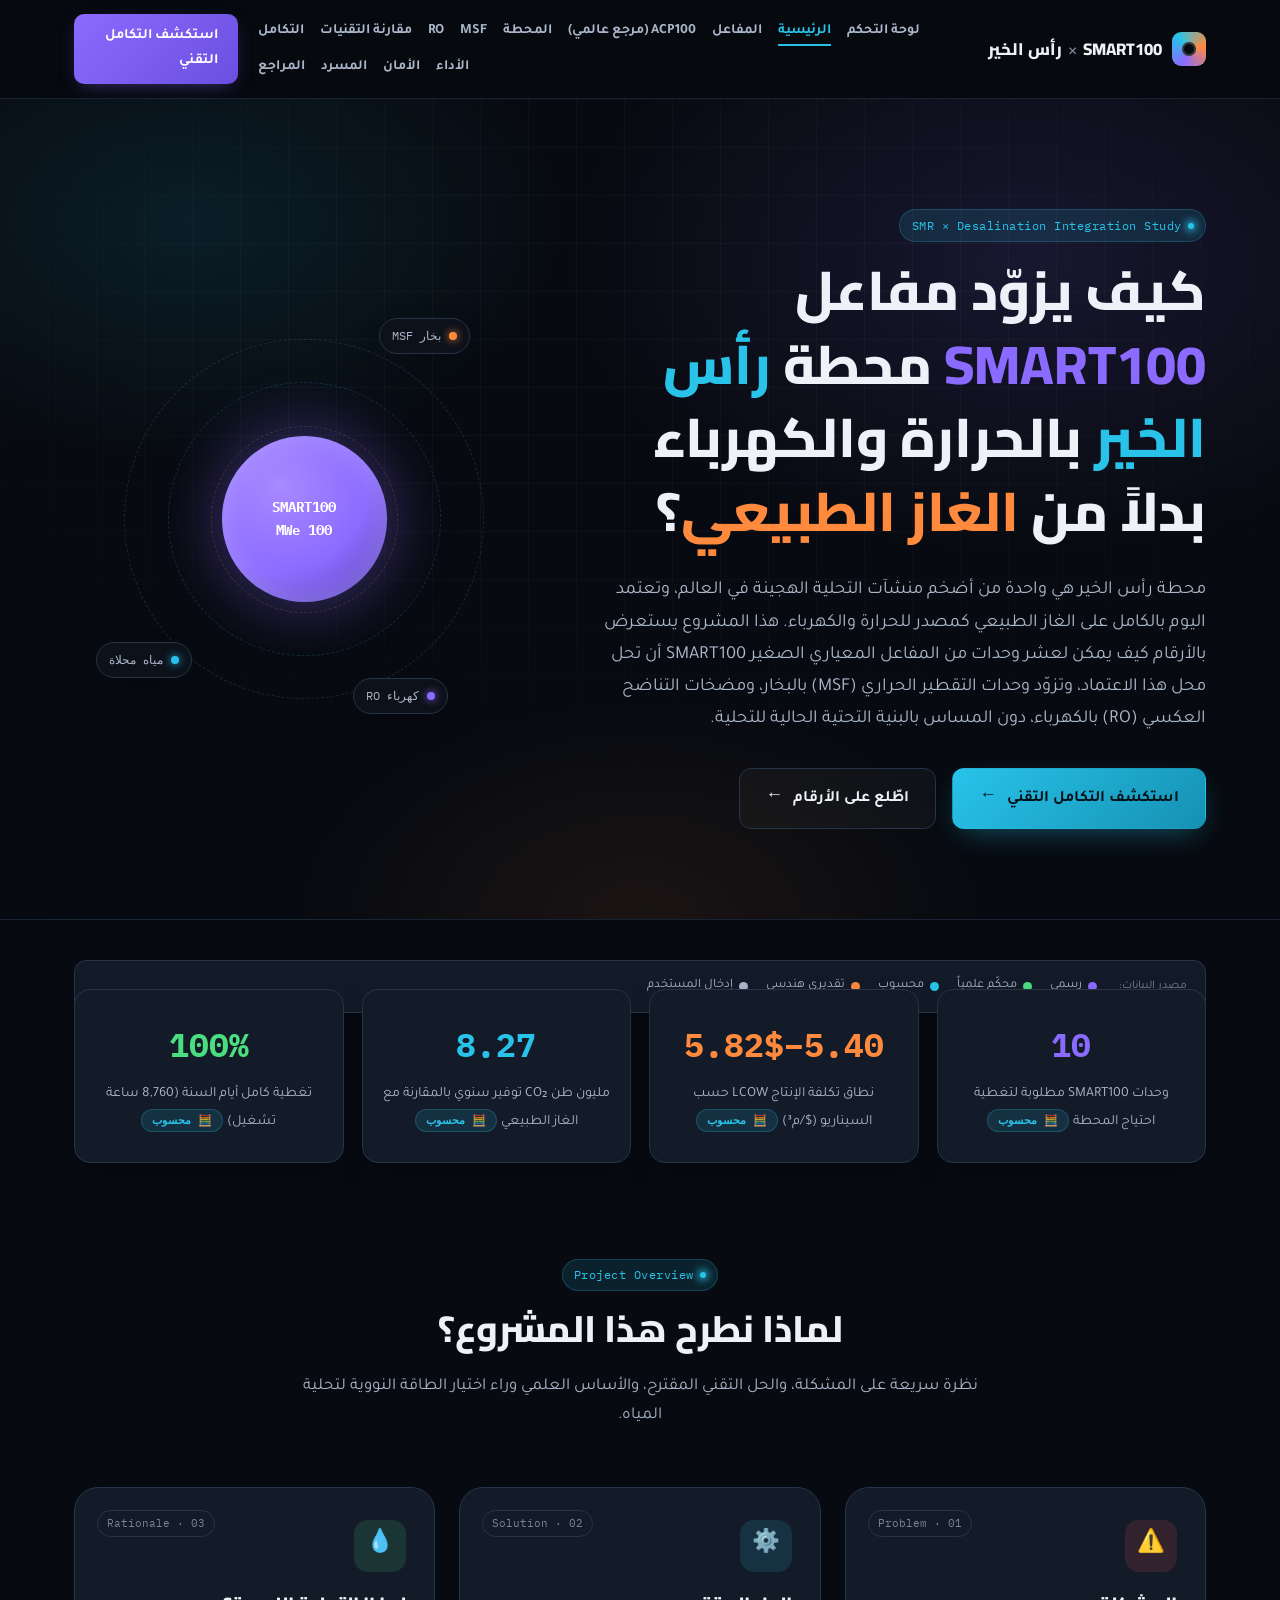
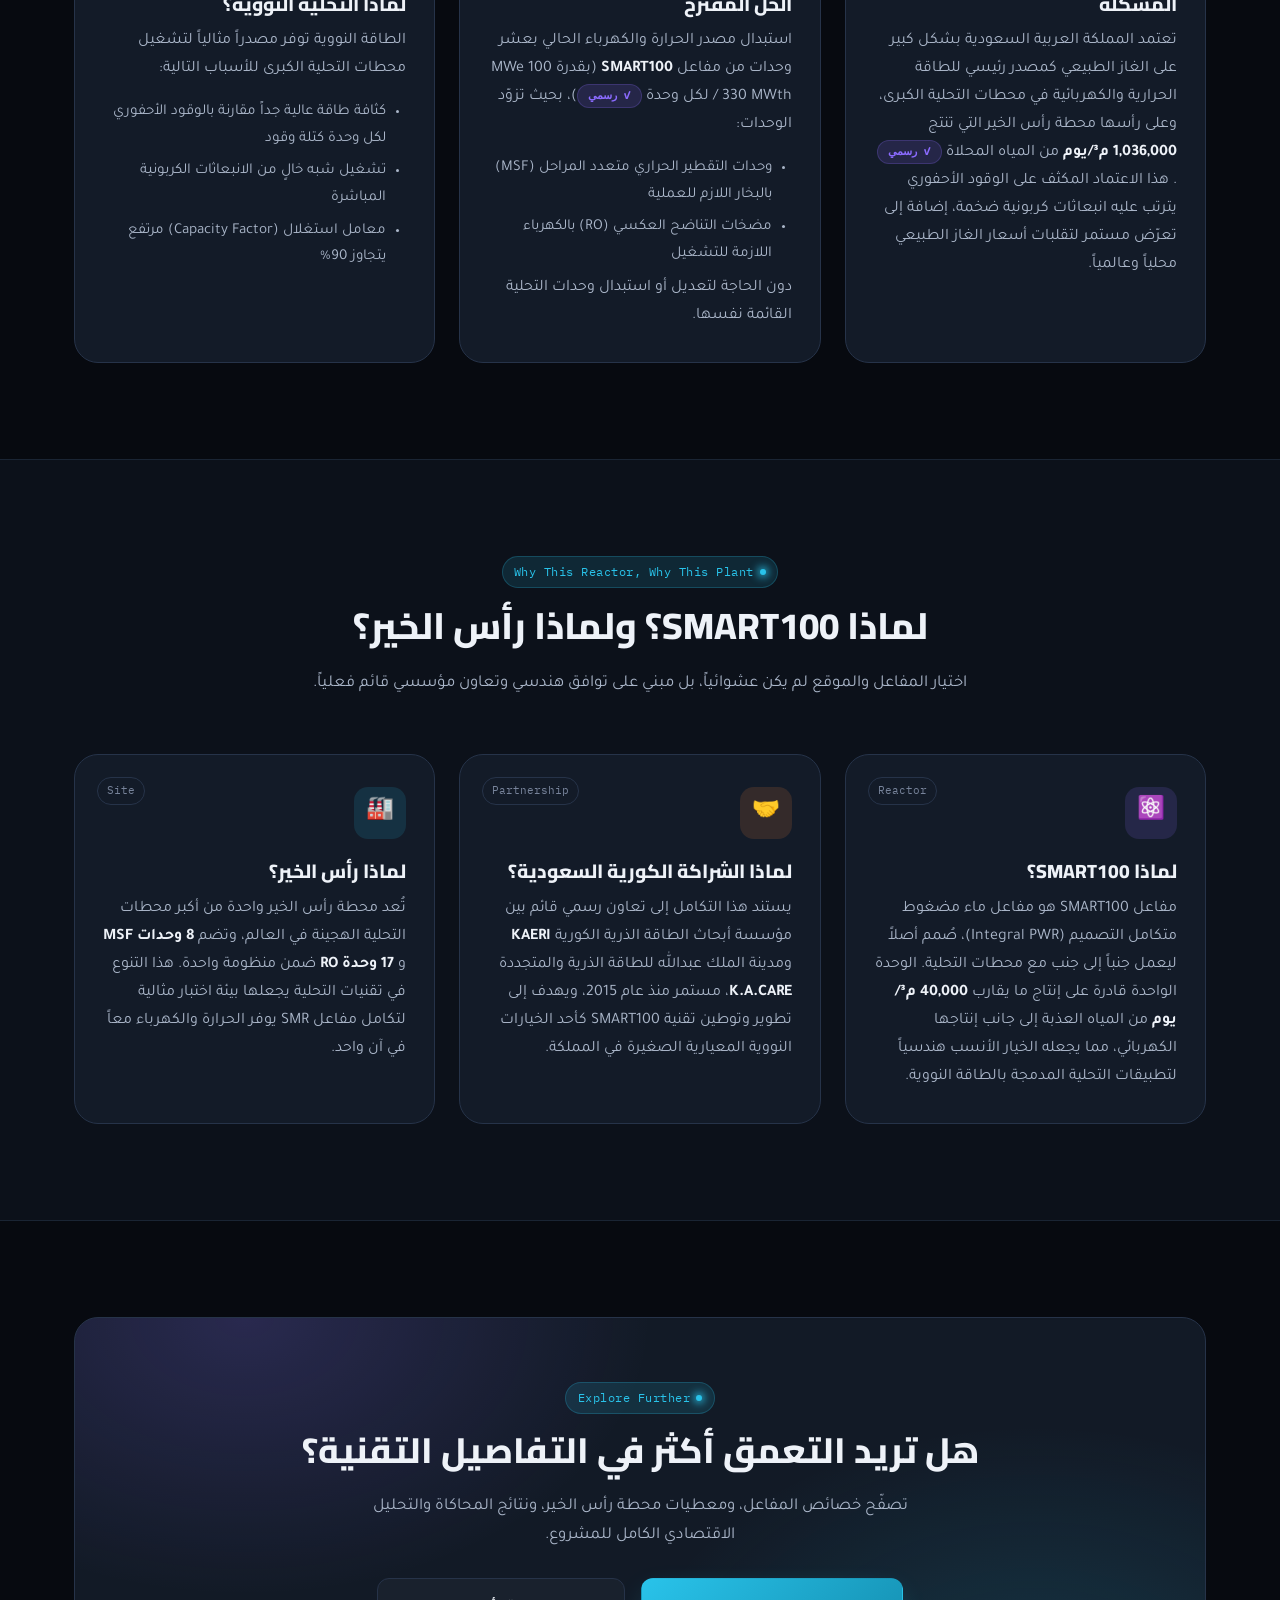
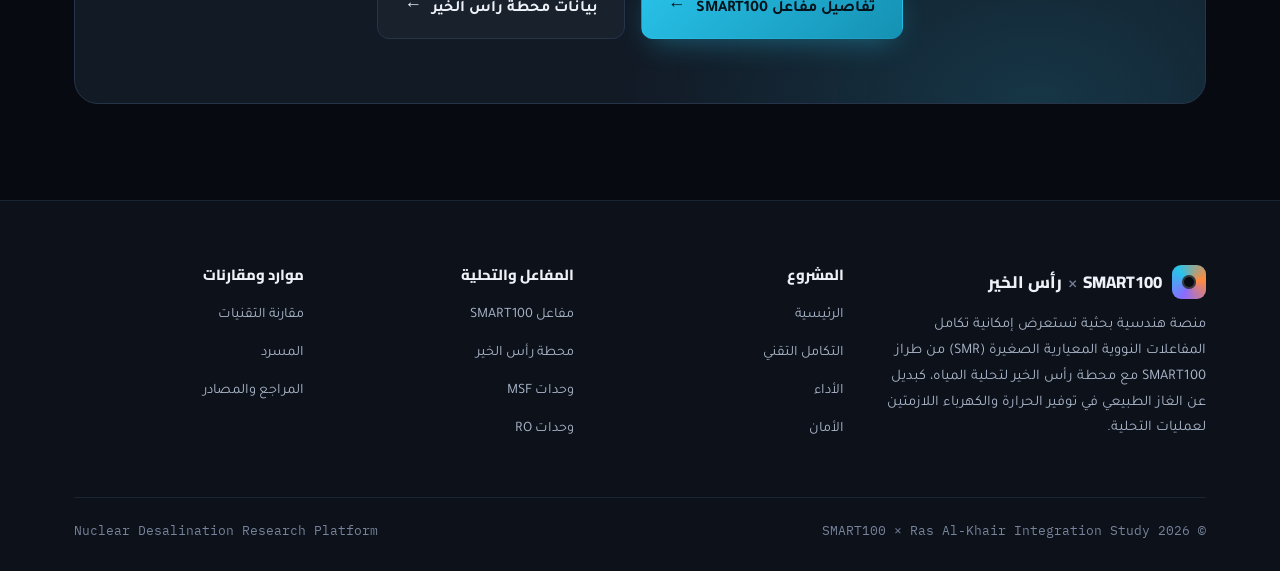
<file: index.html>
<!DOCTYPE html>
<html lang="ar" dir="rtl">
<head>
<meta charset="UTF-8">
<meta name="viewport" content="width=device-width, initial-scale=1.0">
<title>SMART100 × رأس الخير | تكامل المفاعلات النووية المعيارية الصغيرة مع تحلية المياه</title>
<meta name="description" content="كيف يمكن لعشر وحدات من مفاعل SMART100 المعياري الصغير أن تحل محل الغاز الطبيعي في تزويد محطة رأس الخير للتحلية بالحرارة والكهرباء.">
<link rel="preconnect" href="https://fonts.googleapis.com">
<link rel="preconnect" href="https://fonts.gstatic.com" crossorigin>
<link href="https://fonts.googleapis.com/css2?family=Cairo:wght@600;700;800;900&family=Tajawal:wght@300;400;500;700;900&family=IBM+Plex+Mono:wght@500;600&display=swap" rel="stylesheet">
<link rel="stylesheet" href="css/style.css">
<link rel="stylesheet" href="css/components.css">
<link rel="stylesheet" href="css/evidence-badges.css">
</head>
<body>

<!-- ============ NAV ============ -->
<nav class="nav">
  <div class="nav-inner">
    <a href="index.html" class="brand" aria-label="الصفحة الرئيسية">
      <span class="brand-mark" aria-hidden="true"></span>
      <span>SMART100 <span class="x">×</span> رأس الخير</span>
    </a>
    <button class="nav-toggle" aria-label="فتح القائمة" aria-expanded="false">
      <span></span><span></span><span></span>
    </button>
    <ul class="nav-links">
      <li><a href="dashboard.html">لوحة التحكم</a></li>
      <li><a href="index.html" aria-current="page">الرئيسية</a></li>
      <li><a href="reactor.html">المفاعل</a></li>
      <li><a href="acp100-benchmark.html">ACP100 (مرجع عالمي)</a></li>
      <li><a href="plant.html">المحطة</a></li>
      <li><a href="msf.html">MSF</a></li>
      <li><a href="ro.html">RO</a></li>
      <li><a href="tech-comparison.html">مقارنة التقنيات</a></li>
      <li><a href="integration.html">التكامل</a></li>
      <li><a href="performance.html">الأداء</a></li>
      <li><a href="safety.html">الأمان</a></li>
      <li><a href="glossary.html">المسرد</a></li>
      <li><a href="references.html">المراجع</a></li>
    </ul>
    <a href="integration.html" class="nav-cta">استكشف التكامل التقني</a>
  </div>
</nav>

<!-- ============ HERO ============ -->
<header class="hero">
  <div class="container hero-grid">
    <div class="hero-copy">
      <span class="eyebrow">SMR × Desalination Integration Study</span>
      <h1>
        كيف يزوّد مفاعل <span class="accent-nuclear">SMART100</span>
        محطة <span class="accent-water">رأس الخير</span>
        بالحرارة والكهرباء بدلاً من
        <span class="accent-thermal">الغاز الطبيعي</span>؟
      </h1>
      <p class="lead">
        محطة رأس الخير هي واحدة من أضخم منشآت التحلية الهجينة في العالم، وتعتمد اليوم بالكامل
        على الغاز الطبيعي كمصدر للحرارة والكهرباء. هذا المشروع يستعرض بالأرقام كيف يمكن لعشر
        وحدات من المفاعل المعياري الصغير SMART100 أن تحل محل هذا الاعتماد، وتزوّد وحدات
        التقطير الحراري (MSF) بالبخار، ومضخات التناضح العكسي (RO) بالكهرباء، دون المساس
        بالبنية التحتية الحالية للتحلية.
      </p>
      <div class="hero-ctas">
        <a href="#integration" class="btn btn-primary">
          استكشف التكامل التقني <span class="btn-arrow">←</span>
        </a>
        <a href="#stats" class="btn btn-secondary">
          اطّلع على الأرقام <span class="btn-arrow">←</span>
        </a>
      </div>
    </div>

    <div class="hero-visual" aria-hidden="true">
      <div class="reactor-rings">
        <div class="ring r1"></div>
        <div class="ring r2"></div>
        <div class="ring r3"></div>
        <div class="core">SMART100<br>100 MWe</div>
        <div class="orbit-node n1"><i></i> بخار MSF</div>
        <div class="orbit-node n2"><i></i> مياه محلاة</div>
        <div class="orbit-node n3"><i></i> كهرباء RO</div>
      </div>
    </div>
  </div>
</header>

<div class="container" style="padding-top:40px;">
  <div class="ev-legend" role="list" aria-label="دليل مصادر البيانات">
    <span class="ev-legend-label">مصدر البيانات:</span>
    <span class="ev-legend-item is-official" role="listitem"><i class="ev-legend-dot" aria-hidden="true"></i> رسمي</span>
    <span class="ev-legend-item is-peer-reviewed" role="listitem"><i class="ev-legend-dot" aria-hidden="true"></i> محكّم علمياً</span>
    <span class="ev-legend-item is-calculated" role="listitem"><i class="ev-legend-dot" aria-hidden="true"></i> محسوب</span>
    <span class="ev-legend-item is-estimated" role="listitem"><i class="ev-legend-dot" aria-hidden="true"></i> تقديري هندسي</span>
    <span class="ev-legend-item is-user-input" role="listitem"><i class="ev-legend-dot" aria-hidden="true"></i> إدخال المستخدم</span>
  </div>
</div>

<!-- ============ QUICK FACTS ============ -->
<section class="stats" id="stats">
  <div class="container">
    <div class="stats-grid">
      <div class="stat-card reveal">
        <span class="stat-num">10</span>
        <span class="stat-label">وحدات SMART100 مطلوبة لتغطية احتياج المحطة</span>
        <span class="ev-badge ev-calculated">🧮 محسوب</span>
      </div>
      <div class="stat-card reveal">
        <span class="stat-num">5.40–5.82$</span>
        <span class="stat-label">نطاق تكلفة الإنتاج LCOW حسب السيناريو ($/م³)</span>
        <span class="ev-badge ev-calculated">🧮 محسوب</span>
      </div>
      <div class="stat-card reveal">
        <span class="stat-num">8.27</span>
        <span class="stat-label">مليون طن CO₂ توفير سنوي بالمقارنة مع الغاز الطبيعي</span>
        <span class="ev-badge ev-calculated">🧮 محسوب</span>
      </div>
      <div class="stat-card reveal">
        <span class="stat-num">100%</span>
        <span class="stat-label">تغطية كامل أيام السنة (8,760 ساعة تشغيل)</span>
        <span class="ev-badge ev-calculated">🧮 محسوب</span>
      </div>
    </div>
  </div>
</section>

<!-- ============ PROJECT OVERVIEW ============ -->
<section class="section" id="overview">
  <div class="container">
    <div class="section-head">
      <span class="eyebrow">Project Overview</span>
      <h2>لماذا نطرح هذا المشروع؟</h2>
      <p>نظرة سريعة على المشكلة، والحل التقني المقترح، والأساس العلمي وراء اختيار الطاقة النووية لتحلية المياه.</p>
    </div>
    <div class="cards-3">
      <article class="card tone-problem reveal">
        <span class="card-tag">01 · Problem</span>
        <div class="card-icon">⚠️</div>
        <h3>المشكلة</h3>
        <p>
          تعتمد المملكة العربية السعودية بشكل كبير على الغاز الطبيعي كمصدر رئيسي للطاقة الحرارية
          والكهربائية في محطات التحلية الكبرى، وعلى رأسها محطة رأس الخير التي تنتج
          <strong style="color:var(--text-1)"> 1,036,000 م³/يوم</strong> من المياه المحلاة
          <span class="ev-badge ev-official">✓ رسمي</span>.
          هذا الاعتماد المكثف على الوقود الأحفوري يترتب عليه انبعاثات كربونية ضخمة، إضافة إلى
          تعرّض مستمر لتقلبات أسعار الغاز الطبيعي محلياً وعالمياً.
        </p>
      </article>

      <article class="card tone-solution reveal">
        <span class="card-tag">02 · Solution</span>
        <div class="card-icon">⚙️</div>
        <h3>الحل المقترح</h3>
        <p>
          استبدال مصدر الحرارة والكهرباء الحالي بعشر وحدات من مفاعل
          <strong style="color:var(--text-1)"> SMART100</strong> (بقدرة
          100 MWe / 330 MWth لكل وحدة <span class="ev-badge ev-official">✓ رسمي</span>)، بحيث تزوّد الوحدات:
        </p>
        <ul>
          <li>وحدات التقطير الحراري متعدد المراحل (MSF) بالبخار اللازم للعملية</li>
          <li>مضخات التناضح العكسي (RO) بالكهرباء اللازمة للتشغيل</li>
        </ul>
        <p>دون الحاجة لتعديل أو استبدال وحدات التحلية القائمة نفسها.</p>
      </article>

      <article class="card tone-why reveal">
        <span class="card-tag">03 · Rationale</span>
        <div class="card-icon">💧</div>
        <h3>لماذا التحلية النووية؟</h3>
        <p>الطاقة النووية توفر مصدراً مثالياً لتشغيل محطات التحلية الكبرى للأسباب التالية:</p>
        <ul>
          <li>كثافة طاقة عالية جداً مقارنة بالوقود الأحفوري لكل وحدة كتلة وقود</li>
          <li>تشغيل شبه خالٍ من الانبعاثات الكربونية المباشرة</li>
          <li>معامل استغلال (Capacity Factor) مرتفع يتجاوز 90%</li>
        </ul>
      </article>
    </div>
  </div>
</section>

<!-- ============ WHY THIS REACTOR / PLANT ============ -->
<section class="section section-alt" id="integration">
  <div class="container">
    <div class="section-head">
      <span class="eyebrow">Why This Reactor, Why This Plant</span>
      <h2>لماذا SMART100؟ ولماذا رأس الخير؟</h2>
      <p>اختيار المفاعل والموقع لم يكن عشوائياً، بل مبني على توافق هندسي وتعاون مؤسسي قائم فعلياً.</p>
    </div>
    <div class="cards-3">
      <article class="card tone-reactor reveal">
        <span class="card-tag">Reactor</span>
        <div class="card-icon">⚛️</div>
        <h3>لماذا SMART100؟</h3>
        <p>
          مفاعل SMART100 هو مفاعل ماء مضغوط متكامل التصميم (Integral PWR)، صُمم أصلاً
          ليعمل جنباً إلى جنب مع محطات التحلية. الوحدة الواحدة قادرة على إنتاج ما يقارب
          <strong style="color:var(--text-1)"> 40,000 م³/يوم</strong> من المياه العذبة
          إلى جانب إنتاجها الكهربائي، مما يجعله الخيار الأنسب هندسياً لتطبيقات التحلية
          المدمجة بالطاقة النووية.
        </p>
      </article>

      <article class="card tone-partner reveal">
        <span class="card-tag">Partnership</span>
        <div class="card-icon">🤝</div>
        <h3>لماذا الشراكة الكورية السعودية؟</h3>
        <p>
          يستند هذا التكامل إلى تعاون رسمي قائم بين مؤسسة أبحاث الطاقة الذرية الكورية
          <strong style="color:var(--text-1)"> KAERI</strong> ومدينة الملك عبدالله للطاقة
          الذرية والمتجددة <strong style="color:var(--text-1)"> K.A.CARE</strong>، مستمر منذ
          عام 2015، ويهدف إلى تطوير وتوطين تقنية SMART100 كأحد الخيارات النووية المعيارية
          الصغيرة في المملكة.
        </p>
      </article>

      <article class="card tone-plant reveal">
        <span class="card-tag">Site</span>
        <div class="card-icon">🏭</div>
        <h3>لماذا رأس الخير؟</h3>
        <p>
          تُعد محطة رأس الخير واحدة من أكبر محطات التحلية الهجينة في العالم، وتضم
          <strong style="color:var(--text-1)"> 8 وحدات MSF</strong> و
          <strong style="color:var(--text-1)"> 17 وحدة RO</strong> ضمن منظومة واحدة.
          هذا التنوع في تقنيات التحلية يجعلها بيئة اختبار مثالية لتكامل مفاعل SMR يوفر
          الحرارة والكهرباء معاً في آن واحد.
        </p>
      </article>
    </div>
  </div>
</section>

<!-- ============ FINAL CTA ============ -->
<section class="section" id="cta">
  <div class="container">
    <div class="cta-band">
      <span class="eyebrow">Explore Further</span>
      <h2>هل تريد التعمق أكثر في التفاصيل التقنية؟</h2>
      <p>
        تصفّح خصائص المفاعل، ومعطيات محطة رأس الخير، ونتائج المحاكاة والتحليل الاقتصادي
        الكامل للمشروع.
      </p>
      <div class="hero-ctas">
        <a href="reactor.html" class="btn btn-primary">تفاصيل مفاعل SMART100 <span class="btn-arrow">←</span></a>
        <a href="plant.html" class="btn btn-secondary">بيانات محطة رأس الخير <span class="btn-arrow">←</span></a>
      </div>
    </div>
  </div>
</section>

<!-- ============ FOOTER ============ -->
<footer>
  <div class="container">
    <div class="footer-grid">
      <div class="footer-brand">
        <a href="index.html" class="brand" style="margin-bottom:14px;">
          <span class="brand-mark" aria-hidden="true"></span>
          <span>SMART100 <span class="x">×</span> رأس الخير</span>
        </a>
        <p>
          منصة هندسية بحثية تستعرض إمكانية تكامل المفاعلات النووية المعيارية الصغيرة
          (SMR) من طراز SMART100 مع محطة رأس الخير لتحلية المياه، كبديل عن الغاز
          الطبيعي في توفير الحرارة والكهرباء اللازمتين لعمليات التحلية.
        </p>
      </div>
      <div class="footer-col">
        <h4>المشروع</h4>
        <ul>
          <li><a href="index.html">الرئيسية</a></li>
          <li><a href="integration.html">التكامل التقني</a></li>
          <li><a href="performance.html">الأداء</a></li>
          <li><a href="safety.html">الأمان</a></li>
        </ul>
      </div>
      <div class="footer-col">
        <h4>المفاعل والتحلية</h4>
        <ul>
          <li><a href="reactor.html">مفاعل SMART100</a></li>
          <li><a href="plant.html">محطة رأس الخير</a></li>
          <li><a href="msf.html">وحدات MSF</a></li>
          <li><a href="ro.html">وحدات RO</a></li>
        </ul>
      </div>
      <div class="footer-col">
        <h4>موارد ومقارنات</h4>
        <ul>
          <li><a href="tech-comparison.html">مقارنة التقنيات</a></li>
          <li><a href="glossary.html">المسرد</a></li>
          <li><a href="references.html">المراجع والمصادر</a></li>
        </ul>
      </div>
    </div>
    <div class="footer-bottom">
      <span>© 2026 SMART100 × Ras Al-Khair Integration Study</span>
      <span>Nuclear Desalination Research Platform</span>
    </div>
  </div>
</footer>

<script src="js/main.js"></script>
<script src="js/ui-kit.js"></script>
</body>
</html>
</file>
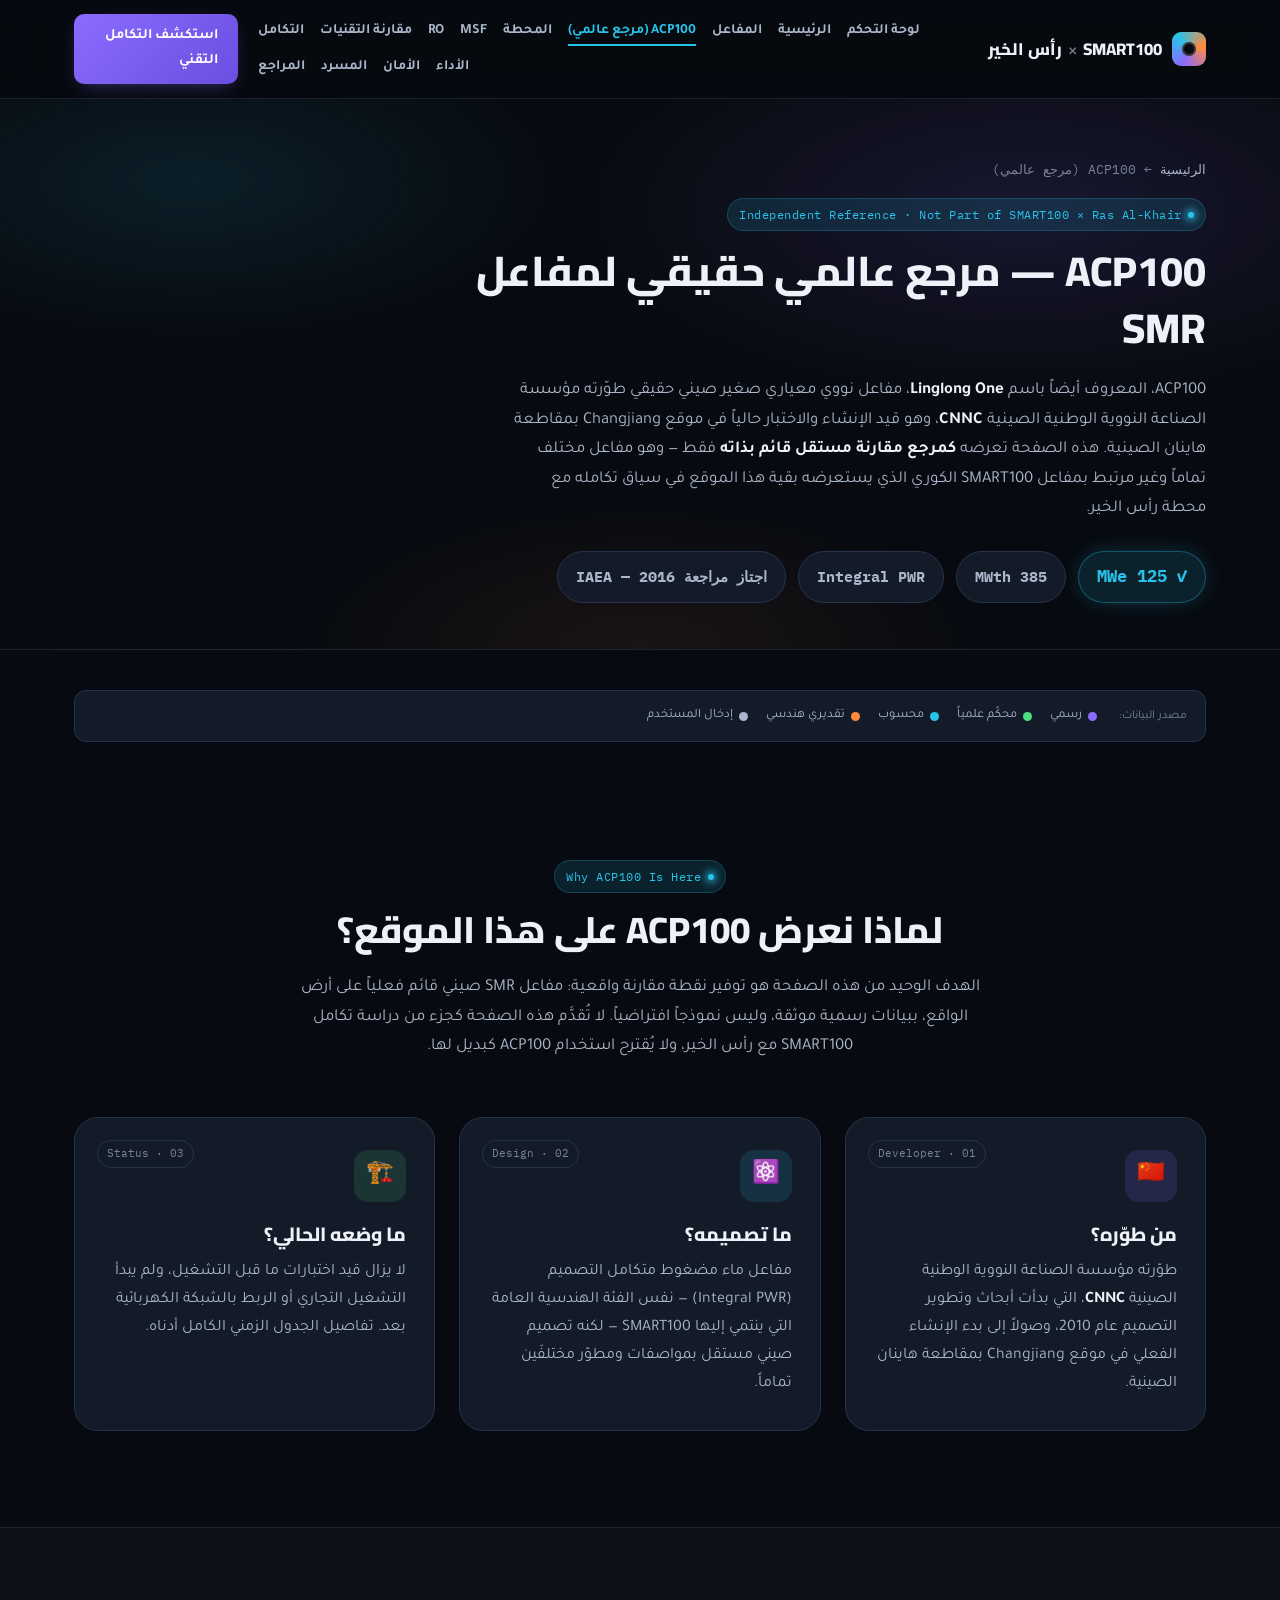
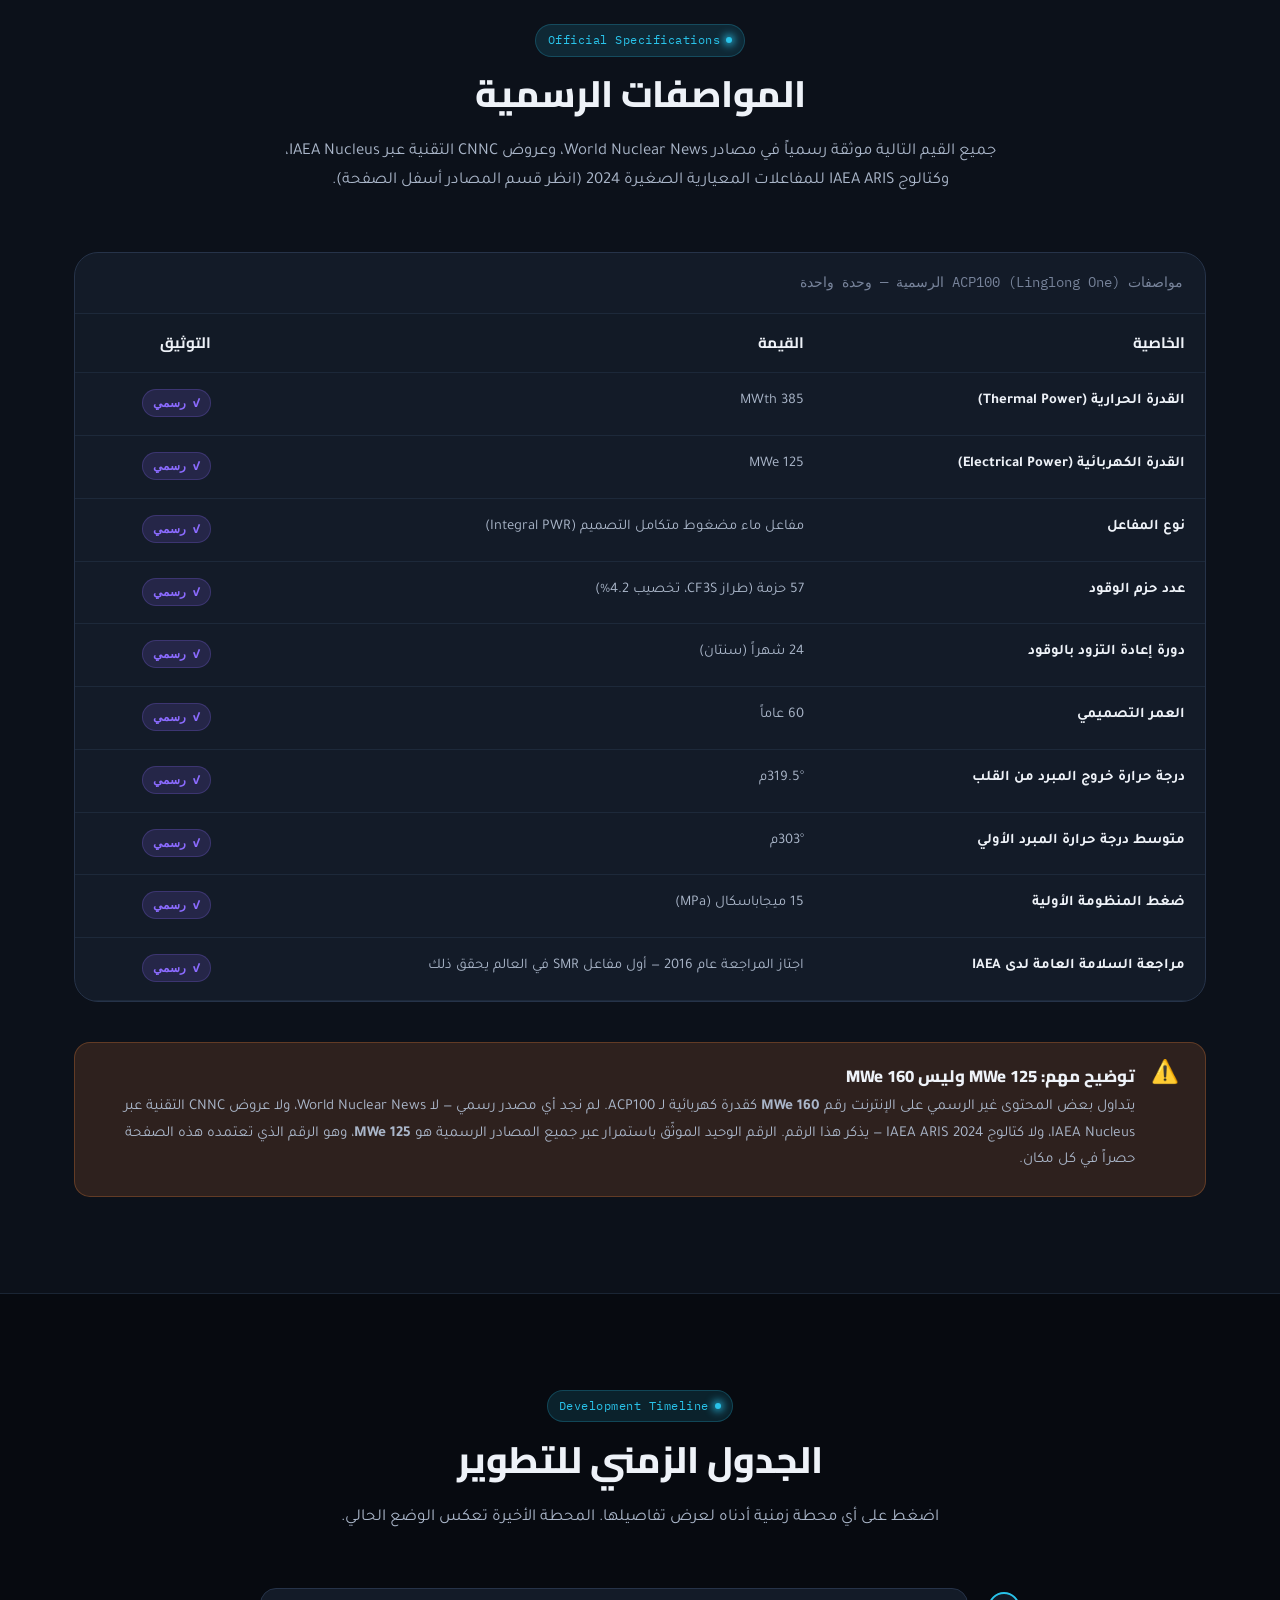
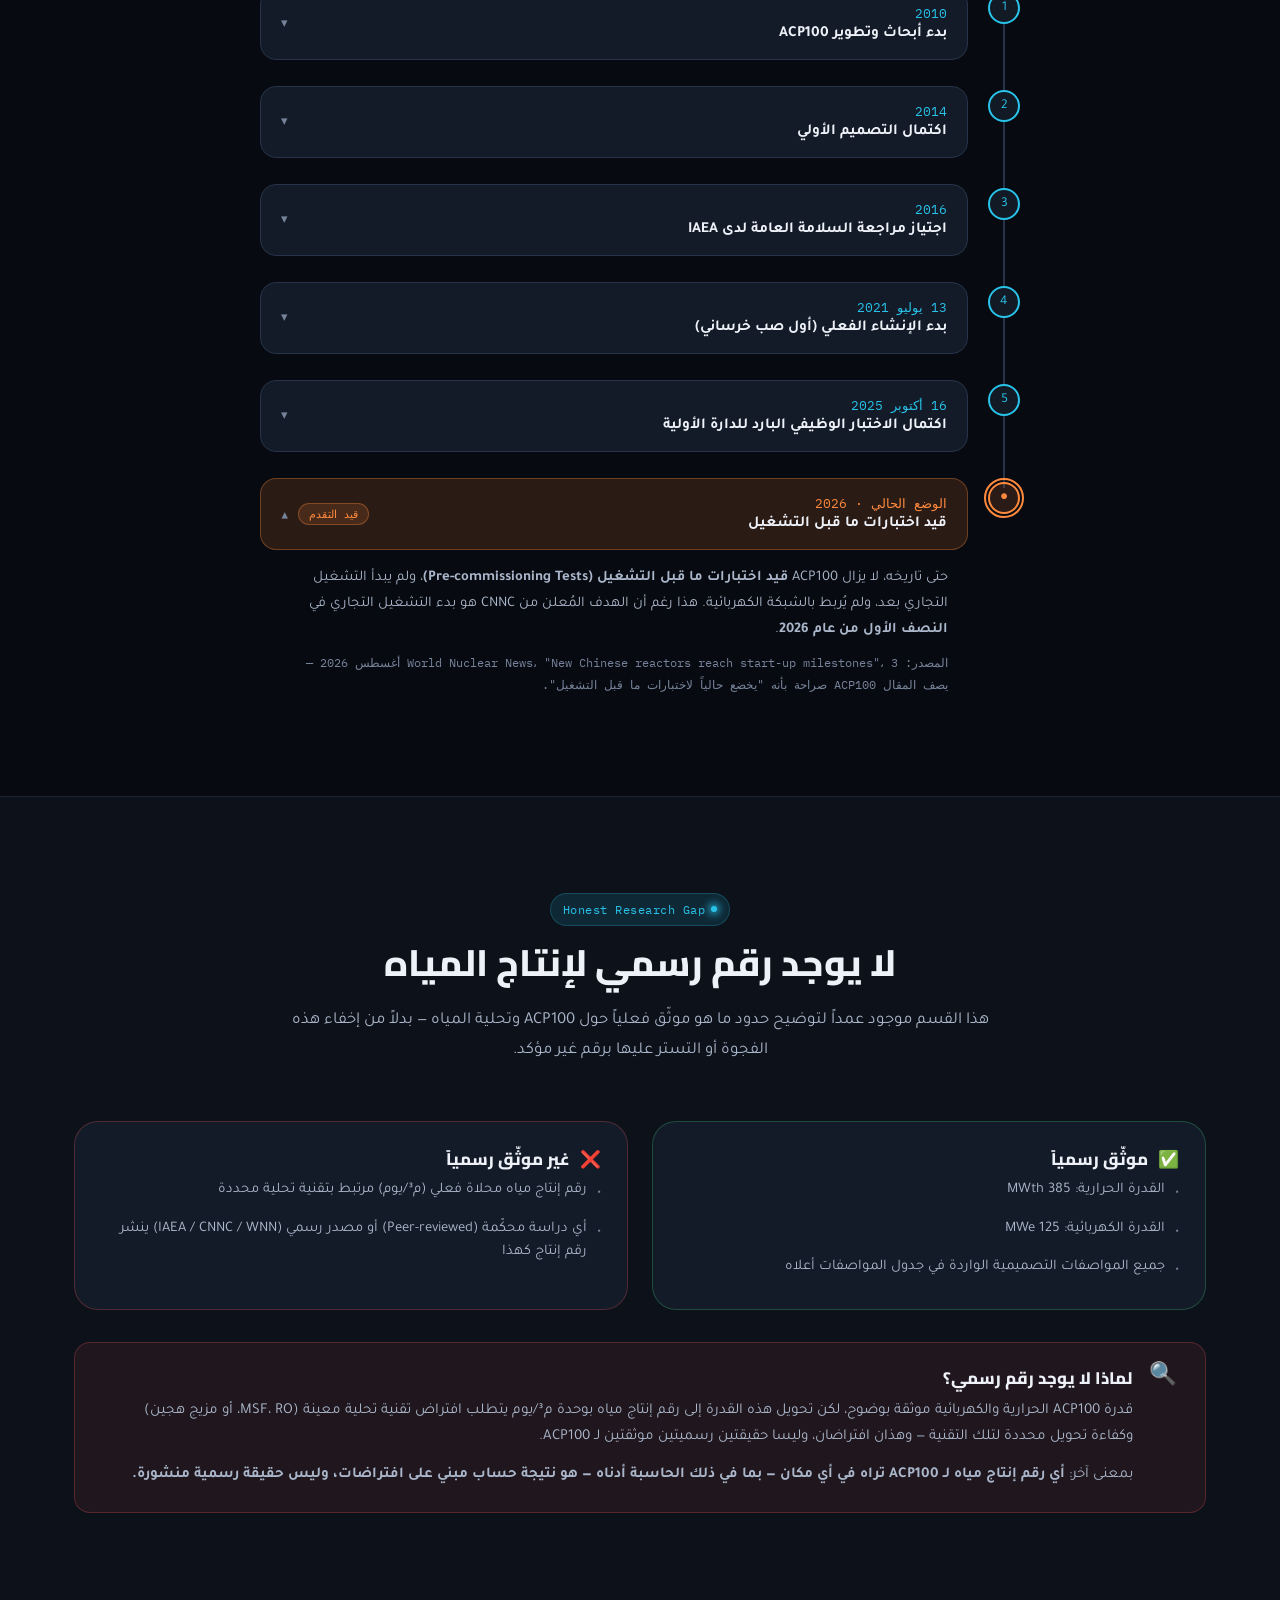
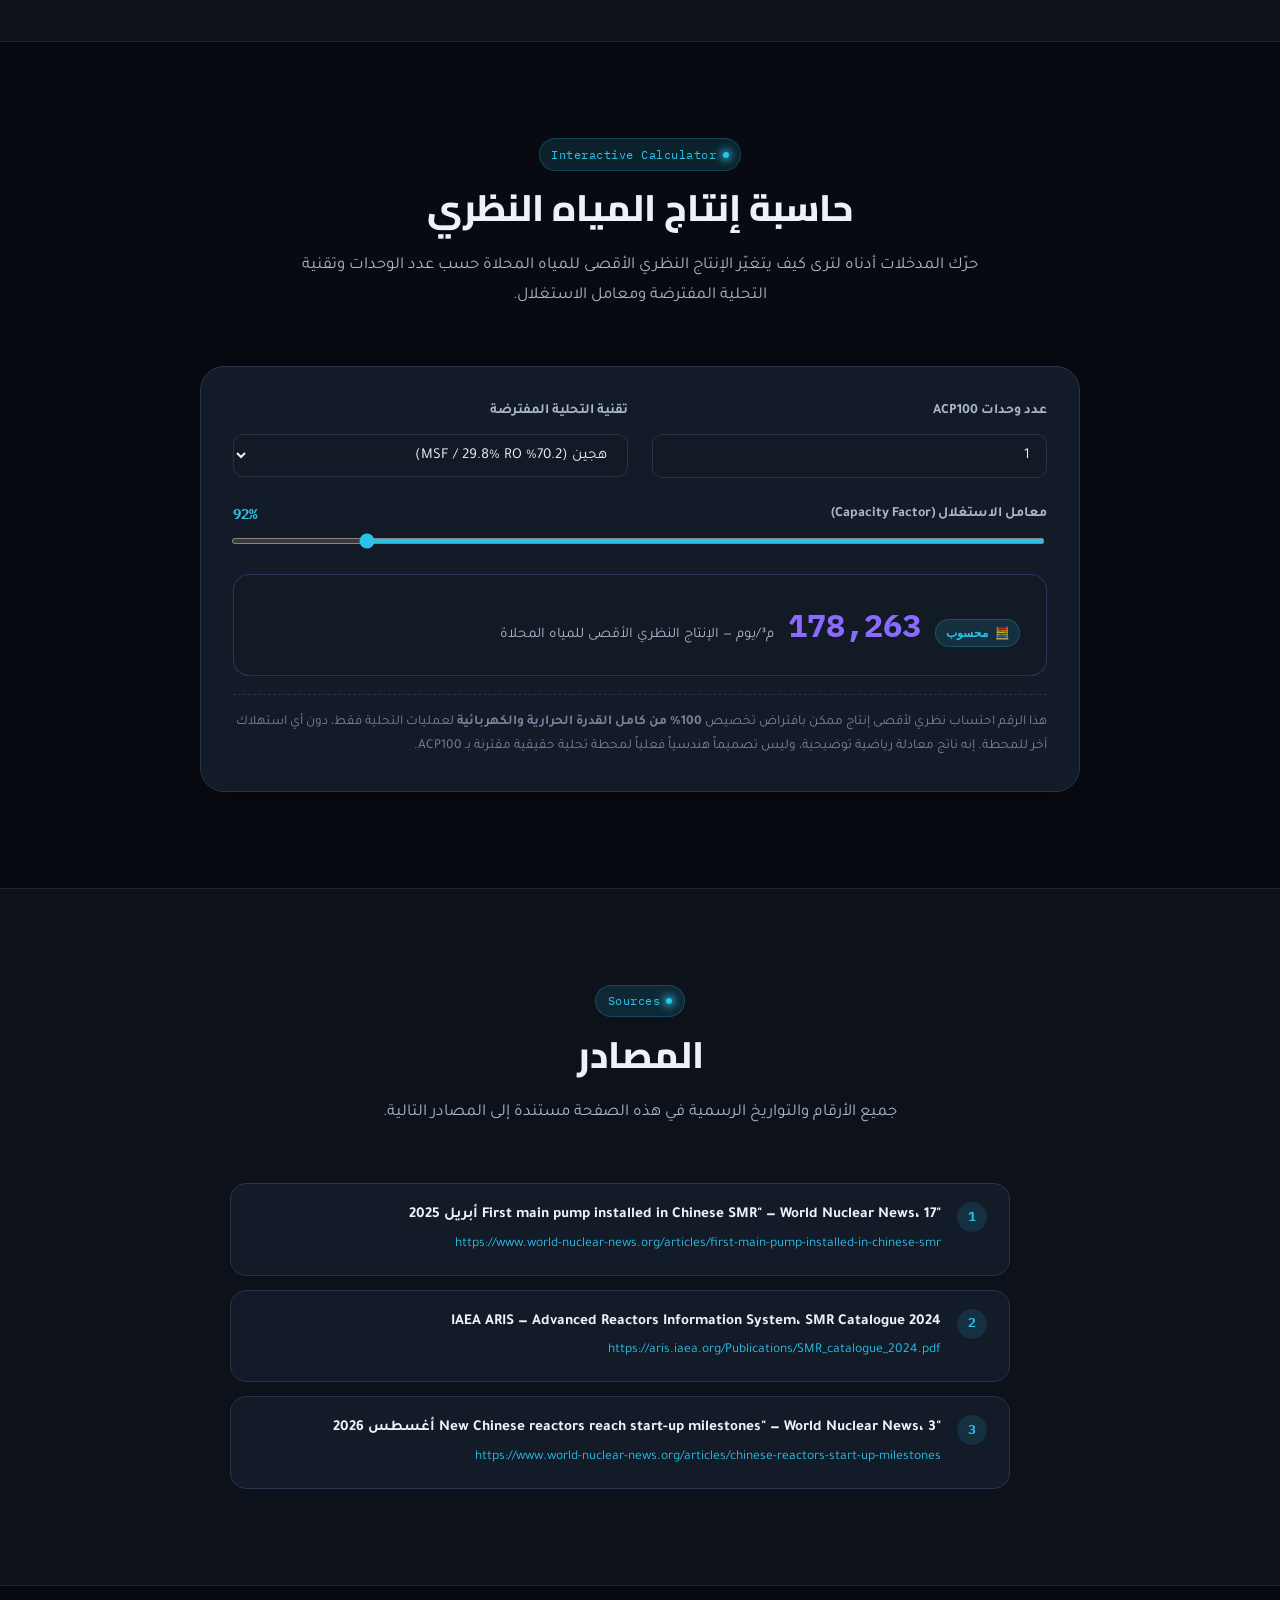
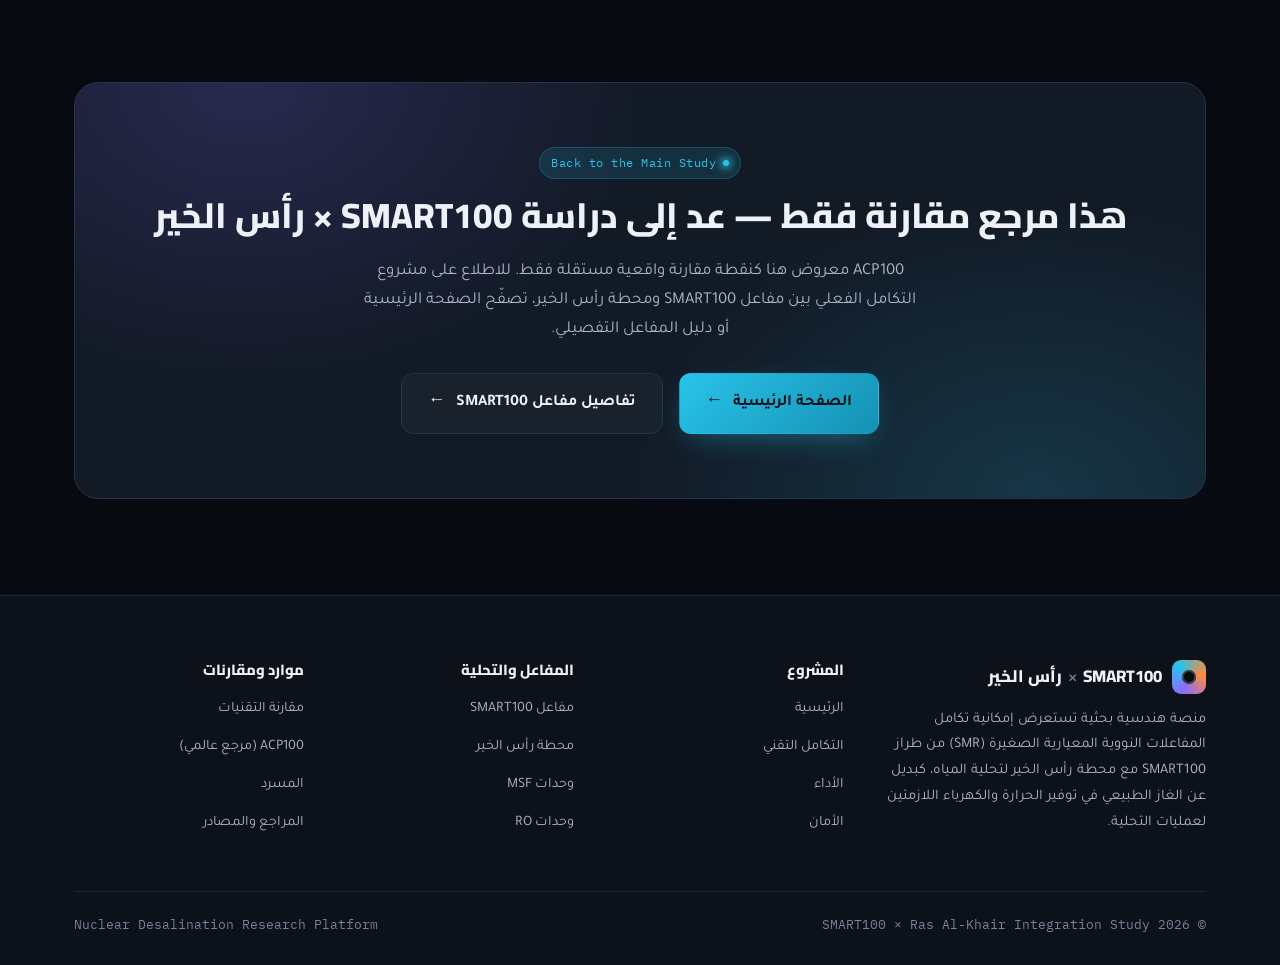
<file: acp100-benchmark.html>
<!DOCTYPE html>
<html lang="ar" dir="rtl">
<head>
<meta charset="UTF-8">
<meta name="viewport" content="width=device-width, initial-scale=1.0">
<title>ACP100 (Linglong One) | مرجع عالمي حقيقي لمفاعل SMR — SMART100 × رأس الخير</title>
<meta name="description" content="مواصفات ACP100 (Linglong One) الصيني الرسمية، الجدول الزمني لتطويره، وحاسبة تفاعلية لتقدير إنتاجه النظري من المياه المحلاة — كمرجع عالمي مستقل، غير مرتبط بمنظومة SMART100 × رأس الخير.">
<link rel="preconnect" href="https://fonts.googleapis.com">
<link rel="preconnect" href="https://fonts.gstatic.com" crossorigin>
<link href="https://fonts.googleapis.com/css2?family=Cairo:wght@600;700;800;900&family=Tajawal:wght@300;400;500;700;900&family=IBM+Plex+Mono:wght@500;600&display=swap" rel="stylesheet">
<link rel="stylesheet" href="css/style.css">
<link rel="stylesheet" href="css/components.css">
<link rel="stylesheet" href="css/evidence-badges.css">
</head>
<body>

<a href="#main-content" class="skip-link">تخطي إلى المحتوى الرئيسي</a>

<!-- ============ NAV ============ -->
<nav class="nav">
  <div class="nav-inner">
    <a href="index.html" class="brand" aria-label="الصفحة الرئيسية">
      <span class="brand-mark" aria-hidden="true"></span>
      <span>SMART100 <span class="x">×</span> رأس الخير</span>
    </a>
    <button class="nav-toggle" aria-label="فتح القائمة" aria-expanded="false">
      <span></span><span></span><span></span>
    </button>
    <ul class="nav-links">
      <li><a href="dashboard.html">لوحة التحكم</a></li>
      <li><a href="index.html">الرئيسية</a></li>
      <li><a href="reactor.html">المفاعل</a></li>
      <li><a href="acp100-benchmark.html" aria-current="page">ACP100 (مرجع عالمي)</a></li>
      <li><a href="plant.html">المحطة</a></li>
      <li><a href="msf.html">MSF</a></li>
      <li><a href="ro.html">RO</a></li>
      <li><a href="tech-comparison.html">مقارنة التقنيات</a></li>
      <li><a href="integration.html">التكامل</a></li>
      <li><a href="performance.html">الأداء</a></li>
      <li><a href="safety.html">الأمان</a></li>
      <li><a href="glossary.html">المسرد</a></li>
      <li><a href="references.html">المراجع</a></li>
    </ul>
    <a href="integration.html" class="nav-cta">استكشف التكامل التقني</a>
  </div>
</nav>

<!-- ============ PAGE HERO ============ -->
<header class="page-hero">
  <div class="container">
    <p class="breadcrumb"><a href="index.html">الرئيسية</a> ← ACP100 (مرجع عالمي)</p>
    <span class="eyebrow">Independent Reference · Not Part of SMART100 × Ras Al-Khair</span>
    <h1>ACP100 — <span class="accent-water">مرجع عالمي حقيقي</span> لمفاعل SMR</h1>
    <p class="lead">
      ACP100، المعروف أيضاً باسم <strong style="color:var(--text-1)">Linglong One</strong>،
      مفاعل نووي معياري صغير صيني حقيقي طوّرته مؤسسة الصناعة النووية الوطنية الصينية
      <strong style="color:var(--text-1)"> CNNC</strong>، وهو قيد الإنشاء والاختبار حالياً في
      موقع Changjiang بمقاطعة هاينان الصينية. هذه الصفحة تعرضه <strong style="color:var(--text-1)">كمرجع
      مقارنة مستقل قائم بذاته</strong> فقط — وهو مفاعل مختلف تماماً وغير مرتبط بمفاعل SMART100
      الكوري الذي يستعرضه بقية هذا الموقع في سياق تكامله مع محطة رأس الخير.
    </p>
    <div class="acp-hero-badges" role="list" aria-label="أبرز مواصفات ACP100">
      <span class="acp-hero-badge acp-hero-badge-primary" role="listitem">✓ 125 MWe</span>
      <span class="acp-hero-badge" role="listitem">385 MWth</span>
      <span class="acp-hero-badge" role="listitem">Integral PWR</span>
      <span class="acp-hero-badge" role="listitem">اجتاز مراجعة IAEA — 2016</span>
    </div>
  </div>
</header>

<main id="main-content">

  <div class="container" style="padding-top:40px;">
    <div class="ev-legend" role="list" aria-label="دليل مصادر البيانات">
      <span class="ev-legend-label">مصدر البيانات:</span>
      <span class="ev-legend-item is-official" role="listitem"><i class="ev-legend-dot" aria-hidden="true"></i> رسمي</span>
      <span class="ev-legend-item is-peer-reviewed" role="listitem"><i class="ev-legend-dot" aria-hidden="true"></i> محكّم علمياً</span>
      <span class="ev-legend-item is-calculated" role="listitem"><i class="ev-legend-dot" aria-hidden="true"></i> محسوب</span>
      <span class="ev-legend-item is-estimated" role="listitem"><i class="ev-legend-dot" aria-hidden="true"></i> تقديري هندسي</span>
      <span class="ev-legend-item is-user-input" role="listitem"><i class="ev-legend-dot" aria-hidden="true"></i> إدخال المستخدم</span>
    </div>
  </div>

  <!-- ============ CONTEXT ============ -->
  <section class="section" id="context" aria-labelledby="context-heading">
    <div class="container">
      <div class="section-head">
        <span class="eyebrow">Why ACP100 Is Here</span>
        <h2 id="context-heading">لماذا نعرض ACP100 على هذا الموقع؟</h2>
        <p>
          الهدف الوحيد من هذه الصفحة هو توفير نقطة مقارنة واقعية: مفاعل SMR صيني قائم فعلياً على
          أرض الواقع، ببيانات رسمية موثقة، وليس نموذجاً افتراضياً. لا تُقدَّم هذه الصفحة كجزء من
          دراسة تكامل SMART100 مع رأس الخير، ولا يُقترح استخدام ACP100 كبديل لها.
        </p>
      </div>
      <div class="cards-3">
        <article class="card tone-reactor reveal">
          <span class="card-tag">01 · Developer</span>
          <div class="card-icon">🇨🇳</div>
          <h3>من طوّره؟</h3>
          <p>
            طوّرته مؤسسة الصناعة النووية الوطنية الصينية <strong style="color:var(--text-1)">CNNC</strong>،
            التي بدأت أبحاث وتطوير التصميم عام 2010، وصولاً إلى بدء الإنشاء الفعلي في موقع
            Changjiang بمقاطعة هاينان الصينية.
          </p>
        </article>
        <article class="card tone-plant reveal">
          <span class="card-tag">02 · Design</span>
          <div class="card-icon">⚛️</div>
          <h3>ما تصميمه؟</h3>
          <p>
            مفاعل ماء مضغوط متكامل التصميم (Integral PWR) — نفس الفئة الهندسية العامة التي ينتمي
            إليها SMART100 — لكنه تصميم صيني مستقل بمواصفات ومطوّر مختلفَين تماماً.
          </p>
        </article>
        <article class="card tone-why reveal">
          <span class="card-tag">03 · Status</span>
          <div class="card-icon">🏗️</div>
          <h3>ما وضعه الحالي؟</h3>
          <p>
            لا يزال قيد اختبارات ما قبل التشغيل، ولم يبدأ التشغيل التجاري أو الربط بالشبكة
            الكهربائية بعد. تفاصيل الجدول الزمني الكامل أدناه.
          </p>
        </article>
      </div>
    </div>
  </section>

  <!-- ============ SPECS TABLE ============ -->
  <section class="section section-alt" id="specs" aria-labelledby="specs-heading">
    <div class="container">
      <div class="section-head">
        <span class="eyebrow">Official Specifications</span>
        <h2 id="specs-heading">المواصفات الرسمية</h2>
        <p>
          جميع القيم التالية موثقة رسمياً في مصادر World Nuclear News، وعروض CNNC التقنية عبر
          IAEA Nucleus، وكتالوج IAEA ARIS للمفاعلات المعيارية الصغيرة 2024 (انظر قسم المصادر أسفل الصفحة).
        </p>
      </div>

      <div class="table-wrap">
        <table class="compare-table acp-specs-table">
          <caption>مواصفات ACP100 (Linglong One) الرسمية — وحدة واحدة</caption>
          <thead>
            <tr>
              <th scope="col">الخاصية</th>
              <th scope="col">القيمة</th>
              <th scope="col">التوثيق</th>
            </tr>
          </thead>
          <tbody>
            <tr>
              <th scope="row">القدرة الحرارية (Thermal Power)</th>
              <td>385 MWth</td>
              <td><span class="acp-badge acp-badge-official">✓ رسمي</span></td>
            </tr>
            <tr>
              <th scope="row">القدرة الكهربائية (Electrical Power)</th>
              <td>125 MWe</td>
              <td><span class="acp-badge acp-badge-official">✓ رسمي</span></td>
            </tr>
            <tr>
              <th scope="row">نوع المفاعل</th>
              <td>مفاعل ماء مضغوط متكامل التصميم (Integral PWR)</td>
              <td><span class="acp-badge acp-badge-official">✓ رسمي</span></td>
            </tr>
            <tr>
              <th scope="row">عدد حزم الوقود</th>
              <td>57 حزمة (طراز CF3S، تخصيب 4.2%)</td>
              <td><span class="acp-badge acp-badge-official">✓ رسمي</span></td>
            </tr>
            <tr>
              <th scope="row">دورة إعادة التزود بالوقود</th>
              <td>24 شهراً (سنتان)</td>
              <td><span class="acp-badge acp-badge-official">✓ رسمي</span></td>
            </tr>
            <tr>
              <th scope="row">العمر التصميمي</th>
              <td>60 عاماً</td>
              <td><span class="acp-badge acp-badge-official">✓ رسمي</span></td>
            </tr>
            <tr>
              <th scope="row">درجة حرارة خروج المبرد من القلب</th>
              <td>319.5°م</td>
              <td><span class="acp-badge acp-badge-official">✓ رسمي</span></td>
            </tr>
            <tr>
              <th scope="row">متوسط درجة حرارة المبرد الأولي</th>
              <td>303°م</td>
              <td><span class="acp-badge acp-badge-official">✓ رسمي</span></td>
            </tr>
            <tr>
              <th scope="row">ضغط المنظومة الأولية</th>
              <td>15 ميجاباسكال (MPa)</td>
              <td><span class="acp-badge acp-badge-official">✓ رسمي</span></td>
            </tr>
            <tr>
              <th scope="row">مراجعة السلامة العامة لدى IAEA</th>
              <td>اجتاز المراجعة عام 2016 — أول مفاعل SMR في العالم يحقق ذلك</td>
              <td><span class="acp-badge acp-badge-official">✓ رسمي</span></td>
            </tr>
          </tbody>
        </table>
      </div>

      <!-- ============ 125 vs 160 MWe CALLOUT ============ -->
      <div class="callout" style="margin-top:40px;margin-bottom:0;">
        <span class="callout-icon" aria-hidden="true">⚠️</span>
        <div>
          <h2>توضيح مهم: 125 MWe وليس 160 MWe</h2>
          <p>
            يتداول بعض المحتوى غير الرسمي على الإنترنت رقم <strong>160 MWe</strong> كقدرة كهربائية
            لـ ACP100. لم نجد أي مصدر رسمي — لا World Nuclear News، ولا عروض CNNC التقنية عبر IAEA
            Nucleus، ولا كتالوج IAEA ARIS 2024 — يذكر هذا الرقم. الرقم الوحيد الموثّق باستمرار عبر
            جميع المصادر الرسمية هو <strong>125 MWe</strong>، وهو الرقم الذي تعتمده هذه الصفحة حصراً
            في كل مكان.
          </p>
        </div>
      </div>
    </div>
  </section>

  <!-- ============ TIMELINE ============ -->
  <section class="section" id="timeline" aria-labelledby="timeline-heading">
    <div class="container">
      <div class="section-head">
        <span class="eyebrow">Development Timeline</span>
        <h2 id="timeline-heading">الجدول الزمني للتطوير</h2>
        <p>اضغط على أي محطة زمنية أدناه لعرض تفاصيلها. المحطة الأخيرة تعكس الوضع الحالي.</p>
      </div>

      <ol class="acp-timeline">
        <li class="acp-timeline-item">
          <span class="acp-timeline-line" aria-hidden="true"></span>
          <span class="acp-timeline-dot" aria-hidden="true">1</span>
          <h3 style="margin:0;">
            <button type="button" class="acp-timeline-trigger" aria-expanded="false" aria-controls="acp-tl-panel-1" id="acp-tl-trigger-1">
              <span class="acp-tl-heading">
                <span class="acp-tl-year">2010</span>
                <span class="acp-tl-title">بدء أبحاث وتطوير ACP100</span>
              </span>
              <span class="acp-timeline-chev" aria-hidden="true">▾</span>
            </button>
          </h3>
          <div class="acp-timeline-panel" id="acp-tl-panel-1" role="region" aria-labelledby="acp-tl-trigger-1">
            <div class="acp-timeline-panel-inner">
              <p>بدأت مؤسسة CNNC الصينية أعمال البحث والتطوير الخاصة بتصميم ACP100.</p>
            </div>
          </div>
        </li>

        <li class="acp-timeline-item">
          <span class="acp-timeline-line" aria-hidden="true"></span>
          <span class="acp-timeline-dot" aria-hidden="true">2</span>
          <h3 style="margin:0;">
            <button type="button" class="acp-timeline-trigger" aria-expanded="false" aria-controls="acp-tl-panel-2" id="acp-tl-trigger-2">
              <span class="acp-tl-heading">
                <span class="acp-tl-year">2014</span>
                <span class="acp-tl-title">اكتمال التصميم الأولي</span>
              </span>
              <span class="acp-timeline-chev" aria-hidden="true">▾</span>
            </button>
          </h3>
          <div class="acp-timeline-panel" id="acp-tl-panel-2" role="region" aria-labelledby="acp-tl-trigger-2">
            <div class="acp-timeline-panel-inner">
              <p>اكتمل التصميم الأولي (Preliminary Design) للمفاعل.</p>
            </div>
          </div>
        </li>

        <li class="acp-timeline-item">
          <span class="acp-timeline-line" aria-hidden="true"></span>
          <span class="acp-timeline-dot" aria-hidden="true">3</span>
          <h3 style="margin:0;">
            <button type="button" class="acp-timeline-trigger" aria-expanded="false" aria-controls="acp-tl-panel-3" id="acp-tl-trigger-3">
              <span class="acp-tl-heading">
                <span class="acp-tl-year">2016</span>
                <span class="acp-tl-title">اجتياز مراجعة السلامة العامة لدى IAEA</span>
              </span>
              <span class="acp-timeline-chev" aria-hidden="true">▾</span>
            </button>
          </h3>
          <div class="acp-timeline-panel" id="acp-tl-panel-3" role="region" aria-labelledby="acp-tl-trigger-3">
            <div class="acp-timeline-panel-inner">
              <p>
                اجتاز ACP100 مراجعة السلامة العامة للمفاعلات (IAEA Generic Reactor Safety Review)،
                ليصبح <strong>أول مفاعل SMR في العالم</strong> يحقق هذا الإنجاز.
              </p>
            </div>
          </div>
        </li>

        <li class="acp-timeline-item">
          <span class="acp-timeline-line" aria-hidden="true"></span>
          <span class="acp-timeline-dot" aria-hidden="true">4</span>
          <h3 style="margin:0;">
            <button type="button" class="acp-timeline-trigger" aria-expanded="false" aria-controls="acp-tl-panel-4" id="acp-tl-trigger-4">
              <span class="acp-tl-heading">
                <span class="acp-tl-year">13 يوليو 2021</span>
                <span class="acp-tl-title">بدء الإنشاء الفعلي (أول صب خرساني)</span>
              </span>
              <span class="acp-timeline-chev" aria-hidden="true">▾</span>
            </button>
          </h3>
          <div class="acp-timeline-panel" id="acp-tl-panel-4" role="region" aria-labelledby="acp-tl-trigger-4">
            <div class="acp-timeline-panel-inner">
              <p>بدأ الإنشاء الفعلي بصب أول خرسانة في موقع Changjiang بمقاطعة هاينان الصينية.</p>
            </div>
          </div>
        </li>

        <li class="acp-timeline-item">
          <span class="acp-timeline-line" aria-hidden="true"></span>
          <span class="acp-timeline-dot" aria-hidden="true">5</span>
          <h3 style="margin:0;">
            <button type="button" class="acp-timeline-trigger" aria-expanded="false" aria-controls="acp-tl-panel-5" id="acp-tl-trigger-5">
              <span class="acp-tl-heading">
                <span class="acp-tl-year">16 أكتوبر 2025</span>
                <span class="acp-tl-title">اكتمال الاختبار الوظيفي البارد للدارة الأولية</span>
              </span>
              <span class="acp-timeline-chev" aria-hidden="true">▾</span>
            </button>
          </h3>
          <div class="acp-timeline-panel" id="acp-tl-panel-5" role="region" aria-labelledby="acp-tl-trigger-5">
            <div class="acp-timeline-panel-inner">
              <p>اكتمل الاختبار الوظيفي البارد (Cold Functional Test) لدارة التبريد الأولية.</p>
            </div>
          </div>
        </li>

        <li class="acp-timeline-item is-current">
          <span class="acp-timeline-line" aria-hidden="true"></span>
          <span class="acp-timeline-dot" aria-hidden="true">●</span>
          <h3 style="margin:0;">
            <button type="button" class="acp-timeline-trigger" aria-expanded="true" aria-controls="acp-tl-panel-6" id="acp-tl-trigger-6">
              <span class="acp-tl-heading">
                <span class="acp-tl-year">الوضع الحالي · 2026</span>
                <span class="acp-tl-title">قيد اختبارات ما قبل التشغيل</span>
              </span>
              <span class="acp-tl-right">
                <span class="acp-tl-status-pill">قيد التقدم</span>
                <span class="acp-timeline-chev" aria-hidden="true">▾</span>
              </span>
            </button>
          </h3>
          <div class="acp-timeline-panel" id="acp-tl-panel-6" role="region" aria-labelledby="acp-tl-trigger-6">
            <div class="acp-timeline-panel-inner">
              <p>
                حتى تاريخه، لا يزال ACP100 <strong>قيد اختبارات ما قبل التشغيل (Pre-commissioning
                Tests)</strong>، ولم يبدأ التشغيل التجاري بعد، ولم يُربط بالشبكة الكهربائية. هذا رغم
                أن الهدف المُعلن من CNNC هو بدء التشغيل التجاري في <strong>النصف الأول من عام
                2026</strong>.
              </p>
              <span class="acp-tl-cite">
                المصدر: World Nuclear News، "New Chinese reactors reach start-up milestones"،
                3 أغسطس 2026 — يصف المقال ACP100 صراحة بأنه "يخضع حالياً لاختبارات ما قبل التشغيل".
              </span>
            </div>
          </div>
        </li>
      </ol>
    </div>
  </section>

  <!-- ============ DESALINATION RESEARCH GAP ============ -->
  <section class="section section-alt" id="desalination-gap" aria-labelledby="gap-heading">
    <div class="container">
      <div class="section-head">
        <span class="eyebrow">Honest Research Gap</span>
        <h2 id="gap-heading">لا يوجد رقم رسمي لإنتاج المياه</h2>
        <p>
          هذا القسم موجود عمداً لتوضيح حدود ما هو موثّق فعلياً حول ACP100 وتحلية المياه — بدلاً من
          إخفاء هذه الفجوة أو التستر عليها برقم غير مؤكد.
        </p>
      </div>

      <div class="pros-cons">
        <div class="pc-col pros">
          <h3><span aria-hidden="true">✅</span> موثّق رسمياً</h3>
          <ul>
            <li><i aria-hidden="true">•</i> القدرة الحرارية: 385 MWth</li>
            <li><i aria-hidden="true">•</i> القدرة الكهربائية: 125 MWe</li>
            <li><i aria-hidden="true">•</i> جميع المواصفات التصميمية الواردة في جدول المواصفات أعلاه</li>
          </ul>
        </div>
        <div class="pc-col cons">
          <h3><span aria-hidden="true">❌</span> غير موثّق رسمياً</h3>
          <ul>
            <li><i aria-hidden="true">•</i> رقم إنتاج مياه محلاة فعلي (م³/يوم) مرتبط بتقنية تحلية محددة</li>
            <li><i aria-hidden="true">•</i> أي دراسة محكّمة (Peer-reviewed) أو مصدر رسمي (IAEA / CNNC / WNN) ينشر رقم إنتاج كهذا</li>
          </ul>
        </div>
      </div>

      <div class="acp-gap-box">
        <span class="acp-gap-icon" aria-hidden="true">🔍</span>
        <div>
          <h3>لماذا لا يوجد رقم رسمي؟</h3>
          <p>
            قدرة ACP100 الحرارية والكهربائية موثقة بوضوح، لكن تحويل هذه القدرة إلى رقم إنتاج مياه
            بوحدة م³/يوم يتطلب افتراض تقنية تحلية معينة (MSF، RO، أو مزيج هجين) وكفاءة تحويل محددة
            لتلك التقنية — وهذان افتراضان، وليسا حقيقتين رسميتين موثقتين لـ ACP100.
          </p>
          <p>
            بمعنى آخر: <strong>أي رقم إنتاج مياه لـ ACP100 تراه في أي مكان — بما في ذلك الحاسبة
            أدناه — هو نتيجة حساب مبني على افتراضات، وليس حقيقة رسمية منشورة.</strong>
          </p>
        </div>
      </div>
    </div>
  </section>

  <!-- ============ CALCULATOR ============ -->
  <section class="section" id="calculator" aria-labelledby="calculator-heading">
    <div class="container">
      <div class="section-head">
        <span class="eyebrow">Interactive Calculator</span>
        <h2 id="calculator-heading">حاسبة إنتاج المياه النظري</h2>
        <p>
          حرّك المدخلات أدناه لترى كيف يتغيّر الإنتاج النظري الأقصى للمياه المحلاة حسب عدد الوحدات
          وتقنية التحلية المفترضة ومعامل الاستغلال.
        </p>
      </div>

      <div class="acp-calculator">
        <div class="acp-calc-grid">
          <div class="acp-calc-field">
            <label for="acp-units" class="acp-calc-label">
              <span>عدد وحدات ACP100</span>
            </label>
            <input type="number" id="acp-units" class="acp-calc-input" min="1" max="50" step="1" value="1" inputmode="numeric">
          </div>

          <div class="acp-calc-field">
            <label for="acp-tech" class="acp-calc-label">
              <span>تقنية التحلية المفترضة</span>
            </label>
            <select id="acp-tech" class="acp-calc-select">
              <option value="msf">MSF — تقطير حراري متعدد المراحل</option>
              <option value="ro">RO — تناضح عكسي</option>
              <option value="hybrid" selected>هجين (70.2% MSF / 29.8% RO)</option>
            </select>
          </div>

          <div class="acp-calc-field acp-calc-field-wide">
            <label for="acp-cf" class="acp-calc-label">
              <span>معامل الاستغلال (Capacity Factor)</span>
              <span class="acp-calc-range-value" id="acp-cf-value" aria-hidden="true">92%</span>
            </label>
            <input type="range" id="acp-cf" class="acp-calc-range" min="50" max="100" step="1" value="92"
                   aria-valuemin="50" aria-valuemax="100" aria-valuenow="92"
                   aria-label="معامل الاستغلال بالنسبة المئوية">
          </div>
        </div>

        <div class="acp-calc-result" aria-live="polite">
          <span class="acp-badge acp-badge-calculated">🧮 محسوب</span>
          <span class="acp-calc-result-num" id="acp-result-num">—</span>
          <span class="acp-calc-result-label">م³/يوم — الإنتاج النظري الأقصى للمياه المحلاة</span>
        </div>

        <p class="acp-calc-note">
          هذا الرقم احتساب نظري لأقصى إنتاج ممكن بافتراض تخصيص <strong>100% من كامل القدرة الحرارية
          والكهربائية</strong> لعمليات التحلية فقط، دون أي استهلاك آخر للمحطة. إنه ناتج معادلة رياضية
          توضيحية، وليس تصميماً هندسياً فعلياً لمحطة تحلية حقيقية مقترنة بـ ACP100.
        </p>
      </div>
    </div>
  </section>

  <!-- ============ SOURCES ============ -->
  <section class="section section-alt" id="sources" aria-labelledby="sources-heading">
    <div class="container">
      <div class="section-head">
        <span class="eyebrow">Sources</span>
        <h2 id="sources-heading">المصادر</h2>
        <p>جميع الأرقام والتواريخ الرسمية في هذه الصفحة مستندة إلى المصادر التالية.</p>
      </div>

      <ol class="acp-sources">
        <li class="acp-source-item">
          <span class="acp-source-num" aria-hidden="true">1</span>
          <div class="acp-source-body">
            <span class="acp-source-title">"First main pump installed in Chinese SMR" — World Nuclear News، 17 أبريل 2025</span>
            <a class="acp-source-link" href="https://www.world-nuclear-news.org/articles/first-main-pump-installed-in-chinese-smr" target="_blank" rel="noopener">
              https://www.world-nuclear-news.org/articles/first-main-pump-installed-in-chinese-smr
            </a>
          </div>
        </li>
        <li class="acp-source-item">
          <span class="acp-source-num" aria-hidden="true">2</span>
          <div class="acp-source-body">
            <span class="acp-source-title">IAEA ARIS — Advanced Reactors Information System، SMR Catalogue 2024</span>
            <a class="acp-source-link" href="https://aris.iaea.org/Publications/SMR_catalogue_2024.pdf" target="_blank" rel="noopener">
              https://aris.iaea.org/Publications/SMR_catalogue_2024.pdf
            </a>
          </div>
        </li>
        <li class="acp-source-item">
          <span class="acp-source-num" aria-hidden="true">3</span>
          <div class="acp-source-body">
            <span class="acp-source-title">"New Chinese reactors reach start-up milestones" — World Nuclear News، 3 أغسطس 2026</span>
            <a class="acp-source-link" href="https://www.world-nuclear-news.org/articles/chinese-reactors-start-up-milestones" target="_blank" rel="noopener">
              https://www.world-nuclear-news.org/articles/chinese-reactors-start-up-milestones
            </a>
          </div>
        </li>
      </ol>
    </div>
  </section>

  <!-- ============ CLOSING CTA ============ -->
  <section class="section" id="cta">
    <div class="container">
      <div class="cta-band">
        <span class="eyebrow">Back to the Main Study</span>
        <h2>هذا مرجع مقارنة فقط — عد إلى دراسة SMART100 × رأس الخير</h2>
        <p>
          ACP100 معروض هنا كنقطة مقارنة واقعية مستقلة فقط. للاطلاع على مشروع التكامل الفعلي بين
          مفاعل SMART100 ومحطة رأس الخير، تصفّح الصفحة الرئيسية أو دليل المفاعل التفصيلي.
        </p>
        <div class="hero-ctas">
          <a href="index.html" class="btn btn-primary">الصفحة الرئيسية <span class="btn-arrow">←</span></a>
          <a href="reactor.html" class="btn btn-secondary">تفاصيل مفاعل SMART100 <span class="btn-arrow">←</span></a>
        </div>
      </div>
    </div>
  </section>

</main>

<!-- ============ FOOTER ============ -->
<footer>
  <div class="container">
    <div class="footer-grid">
      <div class="footer-brand">
        <a href="index.html" class="brand" style="margin-bottom:14px;">
          <span class="brand-mark" aria-hidden="true"></span>
          <span>SMART100 <span class="x">×</span> رأس الخير</span>
        </a>
        <p>
          منصة هندسية بحثية تستعرض إمكانية تكامل المفاعلات النووية المعيارية الصغيرة
          (SMR) من طراز SMART100 مع محطة رأس الخير لتحلية المياه، كبديل عن الغاز
          الطبيعي في توفير الحرارة والكهرباء اللازمتين لعمليات التحلية.
        </p>
      </div>
      <div class="footer-col">
        <h4>المشروع</h4>
        <ul>
          <li><a href="index.html">الرئيسية</a></li>
          <li><a href="integration.html">التكامل التقني</a></li>
          <li><a href="performance.html">الأداء</a></li>
          <li><a href="safety.html">الأمان</a></li>
        </ul>
      </div>
      <div class="footer-col">
        <h4>المفاعل والتحلية</h4>
        <ul>
          <li><a href="reactor.html">مفاعل SMART100</a></li>
          <li><a href="plant.html">محطة رأس الخير</a></li>
          <li><a href="msf.html">وحدات MSF</a></li>
          <li><a href="ro.html">وحدات RO</a></li>
        </ul>
      </div>
      <div class="footer-col">
        <h4>موارد ومقارنات</h4>
        <ul>
          <li><a href="tech-comparison.html">مقارنة التقنيات</a></li>
          <li><a href="acp100-benchmark.html">ACP100 (مرجع عالمي)</a></li>
          <li><a href="glossary.html">المسرد</a></li>
          <li><a href="references.html">المراجع والمصادر</a></li>
        </ul>
      </div>
    </div>
    <div class="footer-bottom">
      <span>© 2026 SMART100 × Ras Al-Khair Integration Study</span>
      <span>Nuclear Desalination Research Platform</span>
    </div>
  </div>
</footer>

<script src="js/main.js"></script>
<script src="js/ui-kit.js"></script>
<script src="js/acp100-calculator.js"></script>
</body>
</html>
</file>
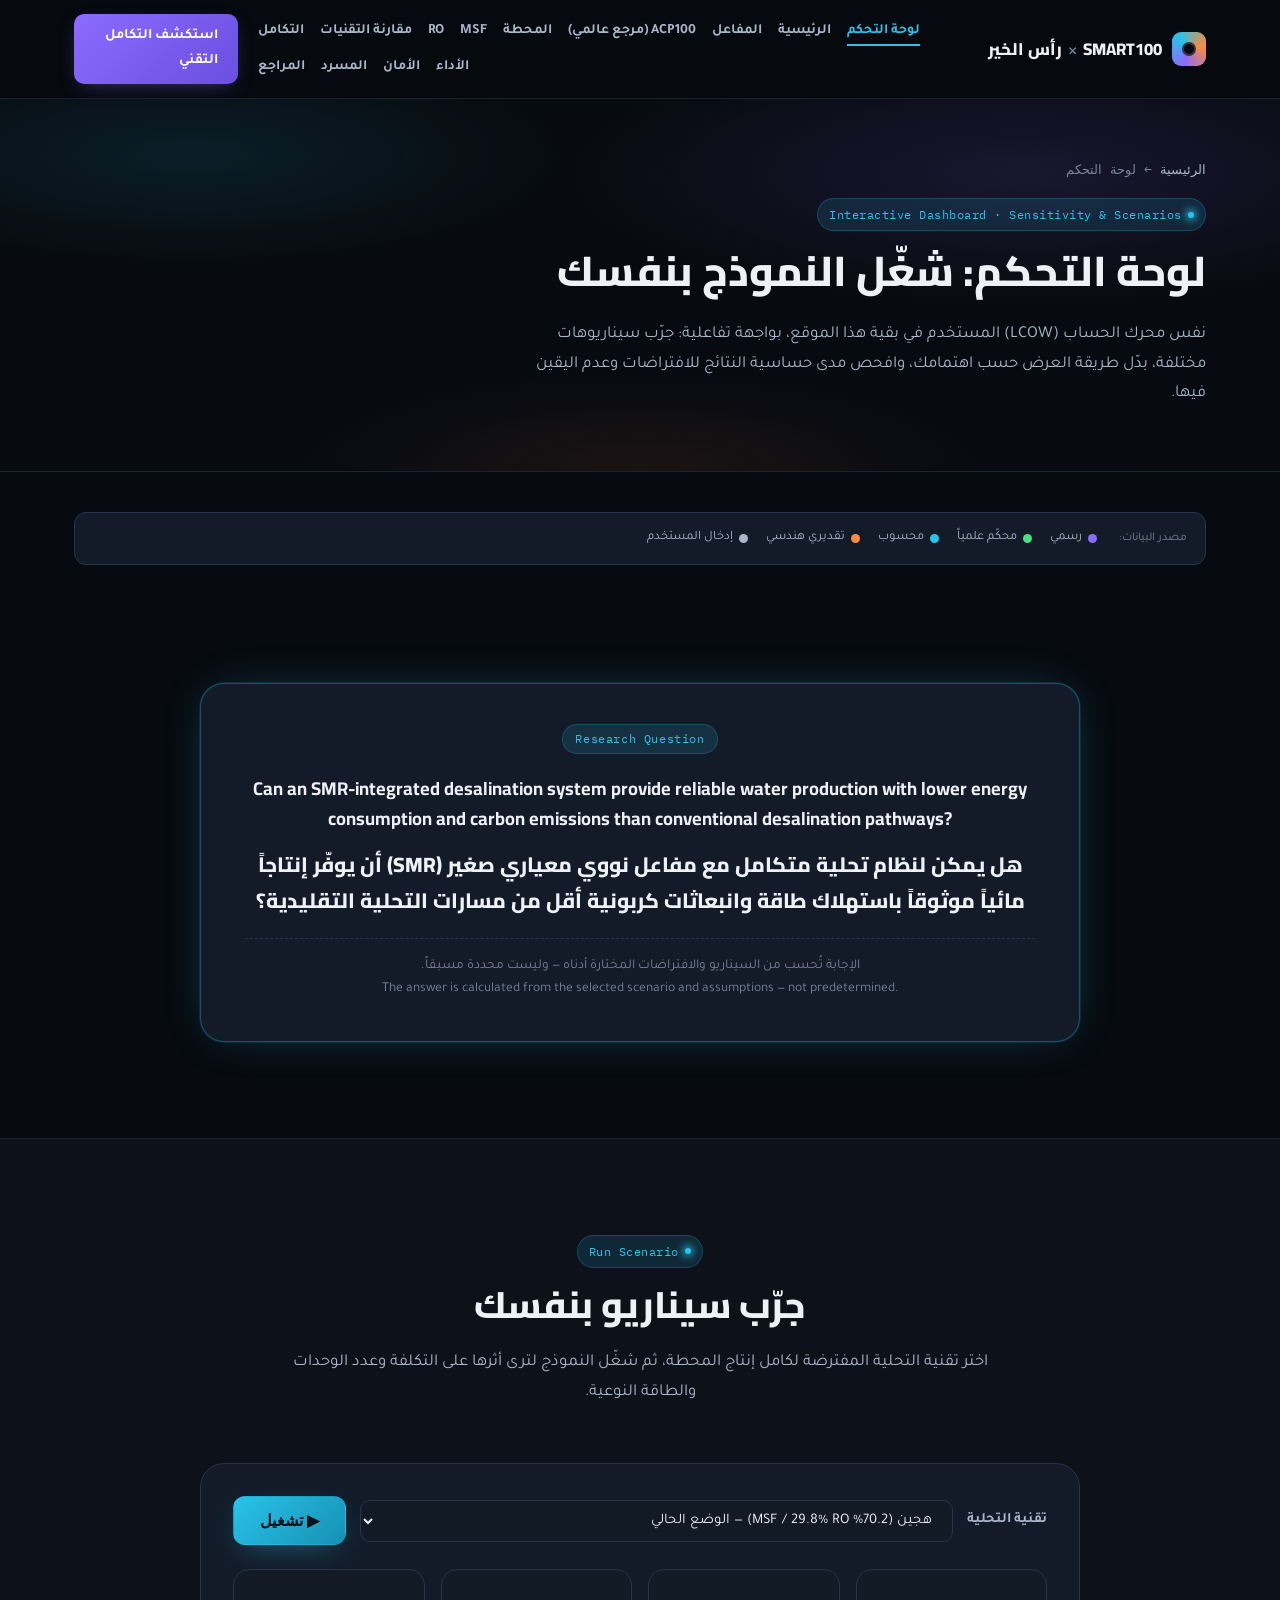
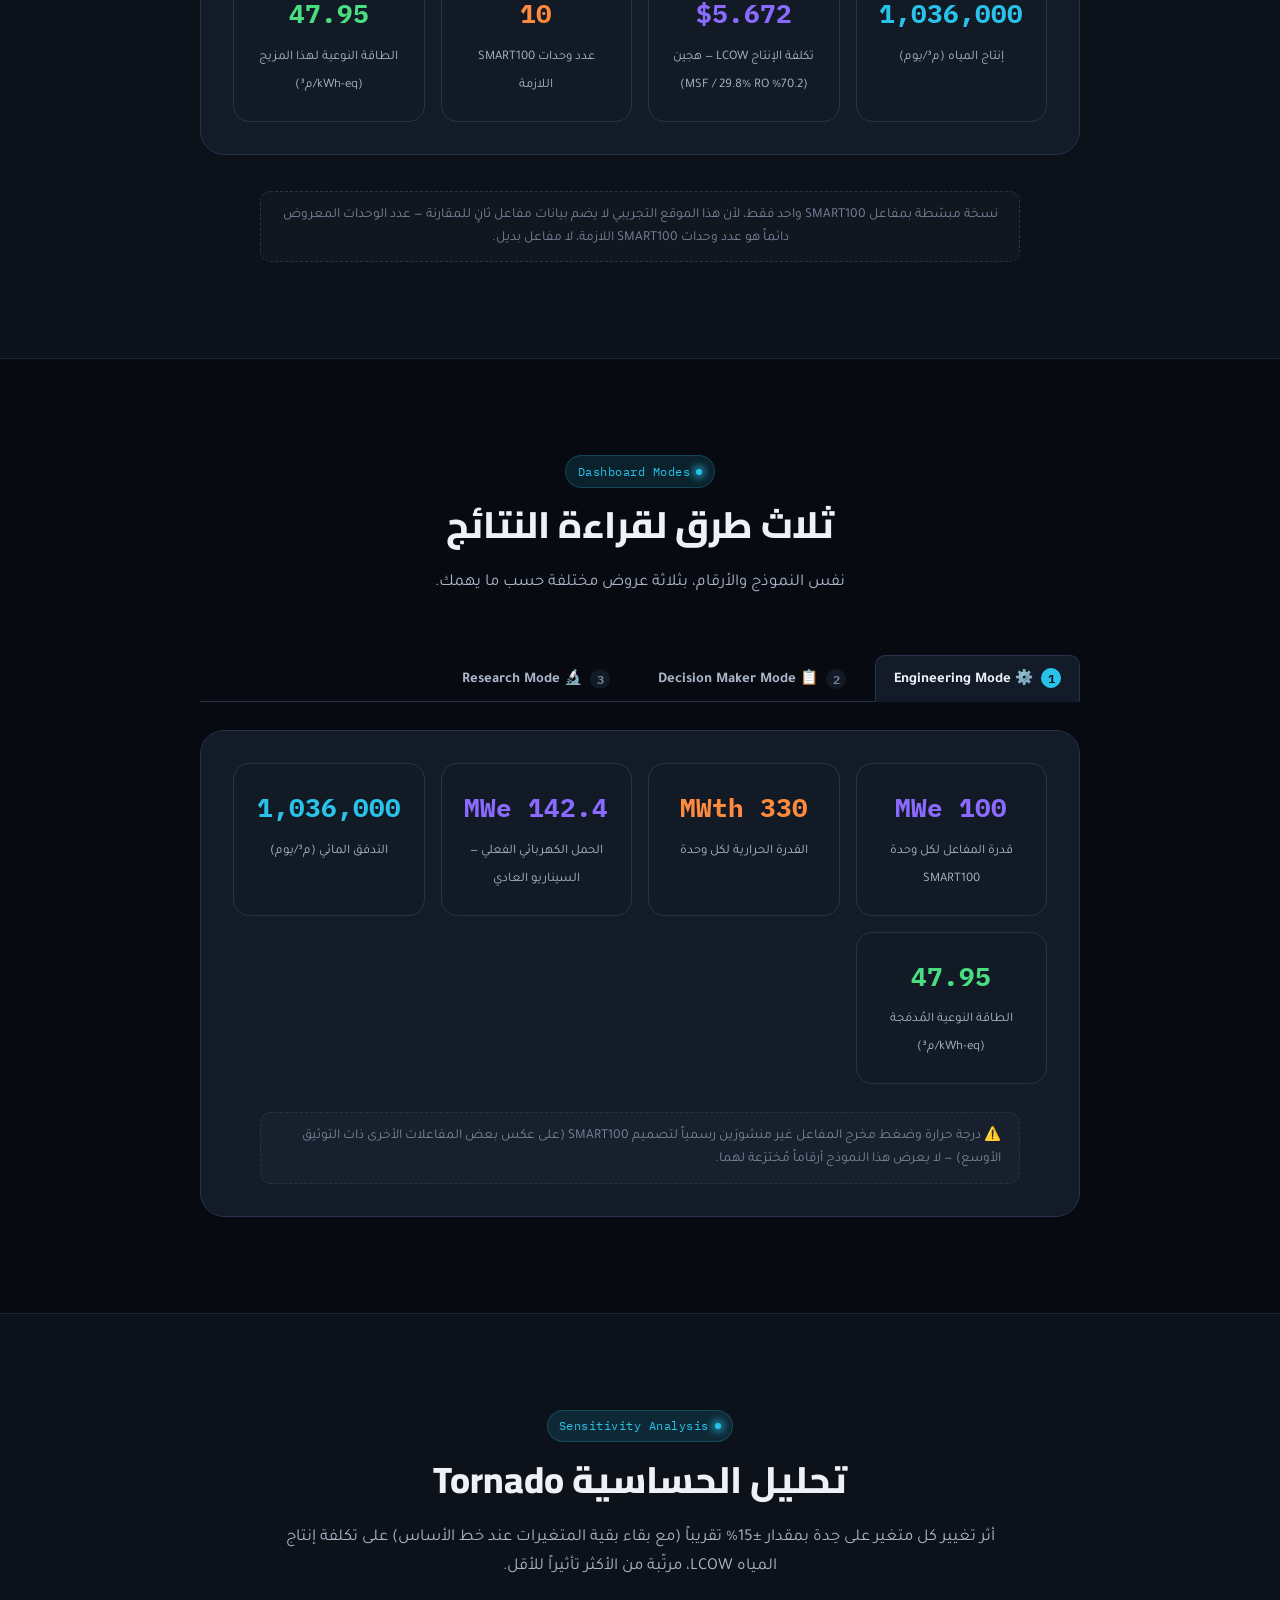
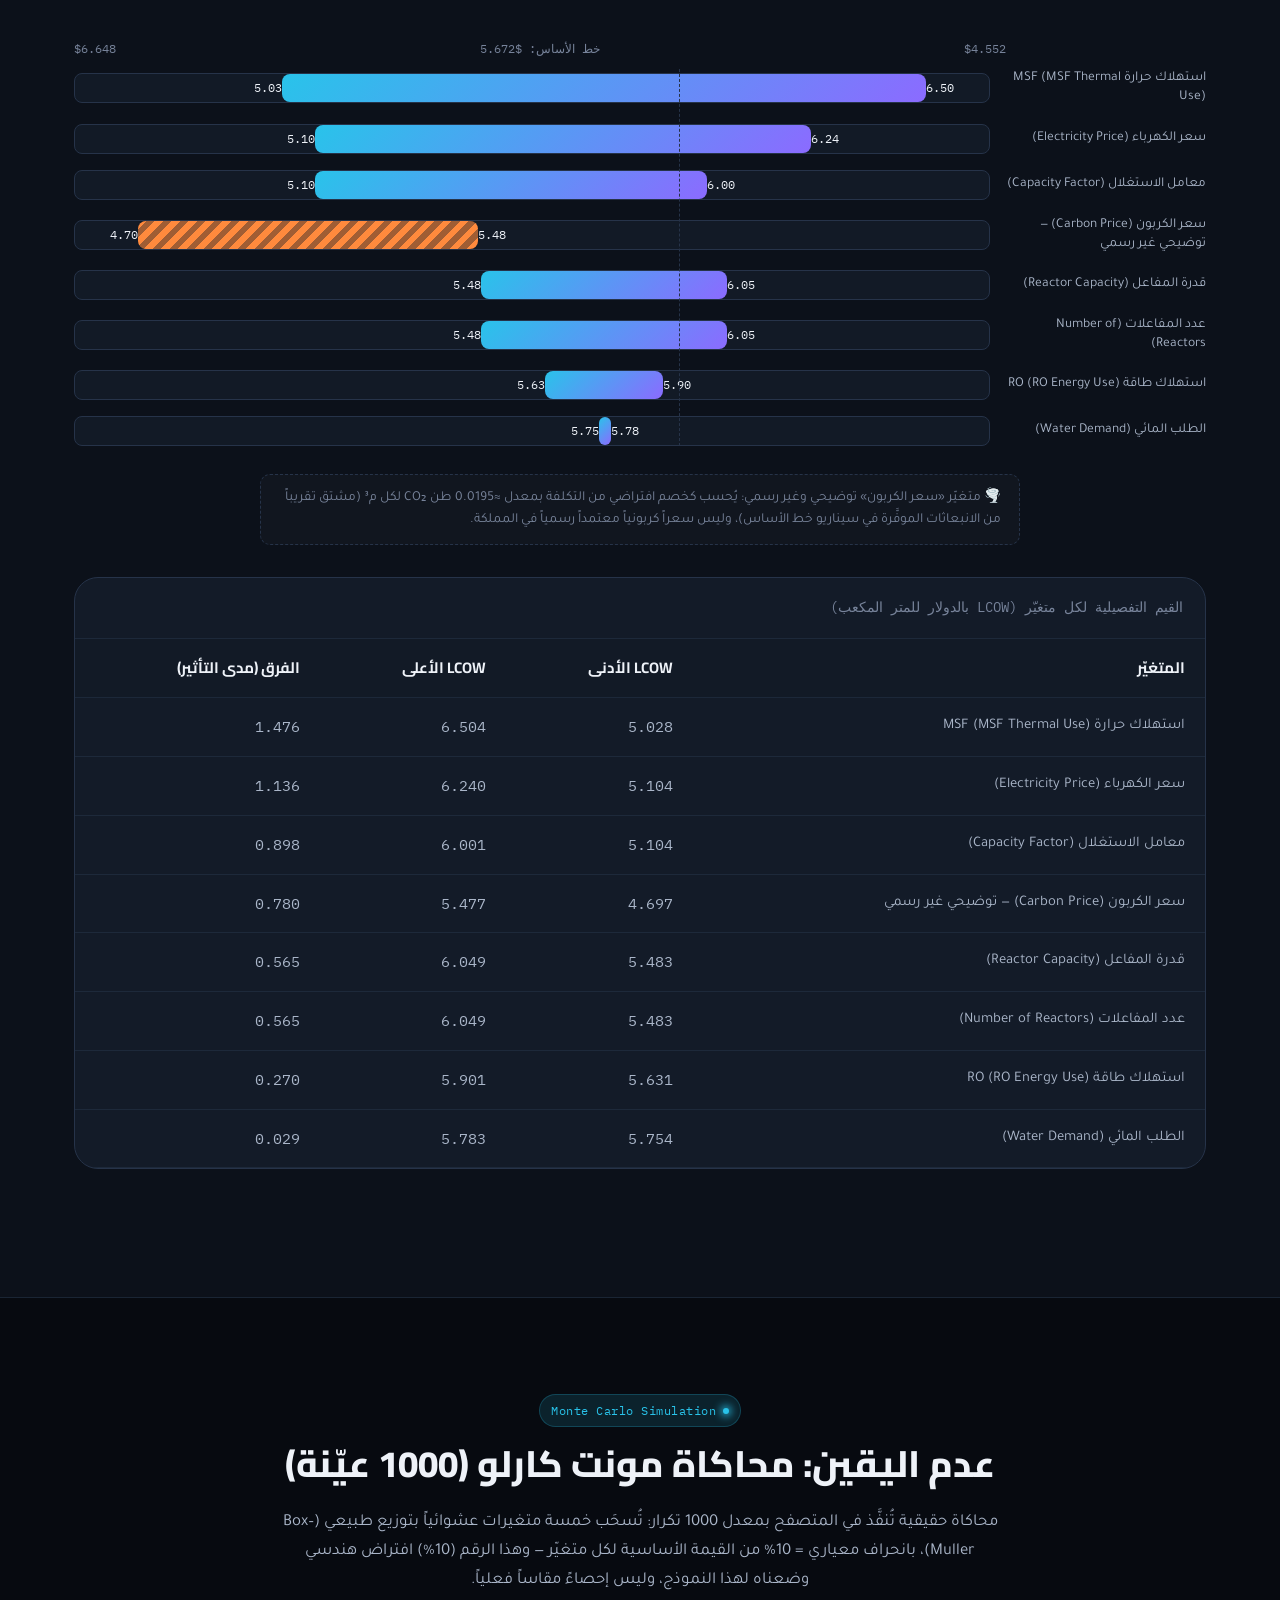
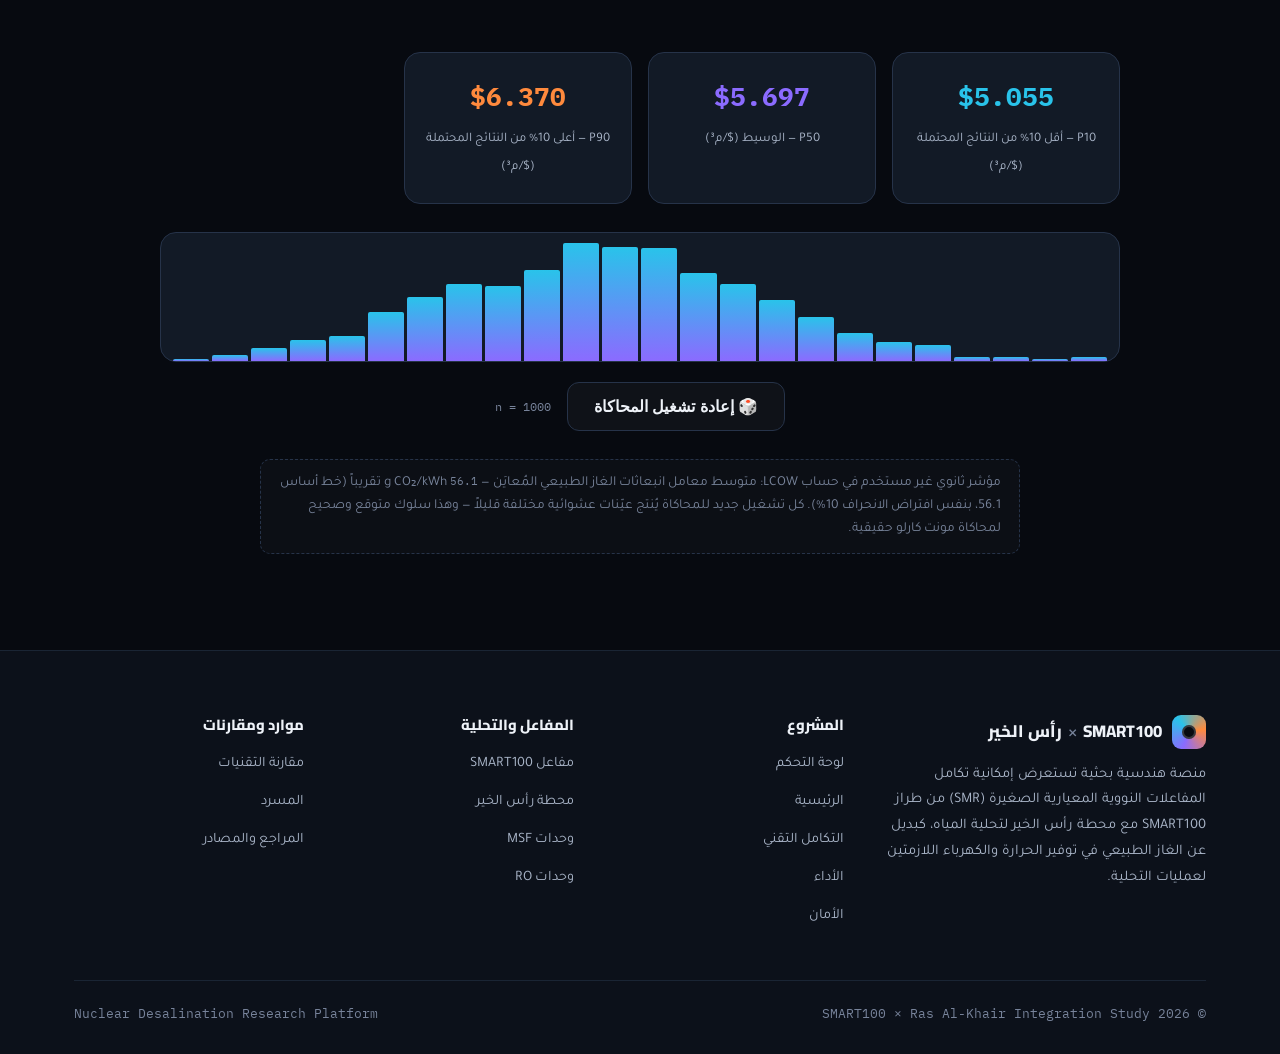
<file: dashboard.html>
<!DOCTYPE html>
<html lang="ar" dir="rtl">
<head>
<meta charset="UTF-8">
<meta name="viewport" content="width=device-width, initial-scale=1.0">
<title>لوحة التحكم | تحليل الحساسية وعدم اليقين — SMART100 × رأس الخير</title>
<meta name="description" content="لوحة تحكم تفاعلية: شغّل سيناريوهات النموذج، استعرض النتائج بثلاث طرق (هندسية، قرار، بحثية)، وافحص تحليل الحساسية Tornado ومحاكاة مونت كارلو لعدم اليقين في تكلفة إنتاج المياه.">
<link rel="preconnect" href="https://fonts.googleapis.com">
<link rel="preconnect" href="https://fonts.gstatic.com" crossorigin>
<link href="https://fonts.googleapis.com/css2?family=Cairo:wght@600;700;800;900&family=Tajawal:wght@300;400;500;700;900&family=IBM+Plex+Mono:wght@500;600&display=swap" rel="stylesheet">
<link rel="stylesheet" href="css/style.css">
<link rel="stylesheet" href="css/components.css">
<link rel="stylesheet" href="css/evidence-badges.css">
</head>
<body>

<!-- ============ NAV ============ -->
<nav class="nav">
  <div class="nav-inner">
    <a href="index.html" class="brand" aria-label="الصفحة الرئيسية">
      <span class="brand-mark" aria-hidden="true"></span>
      <span>SMART100 <span class="x">×</span> رأس الخير</span>
    </a>
    <button class="nav-toggle" aria-label="فتح القائمة" aria-expanded="false">
      <span></span><span></span><span></span>
    </button>
    <ul class="nav-links">
      <li><a href="dashboard.html" aria-current="page">لوحة التحكم</a></li>
      <li><a href="index.html">الرئيسية</a></li>
      <li><a href="reactor.html">المفاعل</a></li>
      <li><a href="acp100-benchmark.html">ACP100 (مرجع عالمي)</a></li>
      <li><a href="plant.html">المحطة</a></li>
      <li><a href="msf.html">MSF</a></li>
      <li><a href="ro.html">RO</a></li>
      <li><a href="tech-comparison.html">مقارنة التقنيات</a></li>
      <li><a href="integration.html">التكامل</a></li>
      <li><a href="performance.html">الأداء</a></li>
      <li><a href="safety.html">الأمان</a></li>
      <li><a href="glossary.html">المسرد</a></li>
      <li><a href="references.html">المراجع</a></li>
    </ul>
    <a href="integration.html" class="nav-cta">استكشف التكامل التقني</a>
  </div>
</nav>

<!-- ============ PAGE HERO ============ -->
<header class="page-hero">
  <div class="container">
    <p class="breadcrumb"><a href="index.html">الرئيسية</a> ← لوحة التحكم</p>
    <span class="eyebrow">Interactive Dashboard · Sensitivity &amp; Scenarios</span>
    <h1>لوحة التحكم: <span class="accent-water">شغّل</span> النموذج بنفسك</h1>
    <p class="lead">
      نفس محرك الحساب (LCOW) المستخدم في بقية هذا الموقع، بواجهة تفاعلية: جرّب سيناريوهات
      مختلفة، بدّل طريقة العرض حسب اهتمامك، وافحص مدى حساسية النتائج للافتراضات وعدم اليقين
      فيها.
    </p>
  </div>
</header>

<main>

  <div class="container" style="padding-top:40px;">
    <div class="ev-legend" role="list" aria-label="دليل مصادر البيانات">
      <span class="ev-legend-label">مصدر البيانات:</span>
      <span class="ev-legend-item is-official" role="listitem"><i class="ev-legend-dot" aria-hidden="true"></i> رسمي</span>
      <span class="ev-legend-item is-peer-reviewed" role="listitem"><i class="ev-legend-dot" aria-hidden="true"></i> محكّم علمياً</span>
      <span class="ev-legend-item is-calculated" role="listitem"><i class="ev-legend-dot" aria-hidden="true"></i> محسوب</span>
      <span class="ev-legend-item is-estimated" role="listitem"><i class="ev-legend-dot" aria-hidden="true"></i> تقديري هندسي</span>
      <span class="ev-legend-item is-user-input" role="listitem"><i class="ev-legend-dot" aria-hidden="true"></i> إدخال المستخدم</span>
    </div>
  </div>

  <!-- ============ RESEARCH QUESTION BANNER ============ -->
  <section class="section" id="research-question" aria-labelledby="rq-heading-ar">
    <div class="container">
      <div class="dash-question-card reveal">
        <span class="dash-question-tag">Research Question</span>
        <p class="dash-question-en" lang="en" dir="ltr">
          Can an SMR-integrated desalination system provide reliable water production with
          lower energy consumption and carbon emissions than conventional desalination
          pathways?
        </p>
        <p class="dash-question-ar" id="rq-heading-ar">
          هل يمكن لنظام تحلية متكامل مع مفاعل نووي معياري صغير (SMR) أن يوفّر إنتاجاً مائياً
          موثوقاً باستهلاك طاقة وانبعاثات كربونية أقل من مسارات التحلية التقليدية؟
        </p>
        <p class="dash-question-note">
          الإجابة تُحسب من السيناريو والافتراضات المختارة أدناه — وليست محددة مسبقاً.<br>
          <span lang="en" dir="ltr">The answer is calculated from the selected scenario and assumptions — not predetermined.</span>
        </p>
      </div>
    </div>
  </section>

  <!-- ============ RUN SCENARIO BUILDER ============ -->
  <section class="section section-alt" id="scenario-builder" aria-labelledby="sb-heading">
    <div class="container">
      <div class="section-head">
        <span class="eyebrow">Run Scenario</span>
        <h2 id="sb-heading">جرّب سيناريو بنفسك</h2>
        <p>اختر تقنية التحلية المفترضة لكامل إنتاج المحطة، ثم شغّل النموذج لترى أثرها على التكلفة وعدد الوحدات والطاقة النوعية.</p>
      </div>

      <div class="dash-scenario-builder reveal">
        <div class="dash-scenario-controls">
          <label for="tech-select">تقنية التحلية</label>
          <select id="tech-select" class="dash-select">
            <option value="ro">RO — تناضح عكسي بالكامل</option>
            <option value="msf">MSF — تقطير حراري بالكامل</option>
            <option value="hybrid" selected>هجين (70.2% MSF / 29.8% RO) — الوضع الحالي</option>
          </select>
          <button type="button" id="run-scenario-btn" class="btn btn-primary">▶ تشغيل</button>
        </div>

        <div class="dash-scenario-results" id="scenario-results" aria-live="polite">
          <p class="dash-scenario-placeholder">اضغط «تشغيل» لعرض نتائج المزيج المختار.</p>
        </div>
      </div>

      <p class="model-note center">
        نسخة مبسّطة بمفاعل SMART100 واحد فقط، لأن هذا الموقع التجريبي لا يضم بيانات مفاعل ثانٍ
        للمقارنة — عدد الوحدات المعروض دائماً هو عدد وحدات SMART100 اللازمة، لا مفاعل بديل.
      </p>
    </div>
  </section>

  <!-- ============ THREE DASHBOARD MODES ============ -->
  <section class="section" id="modes" aria-labelledby="modes-heading">
    <div class="container">
      <div class="section-head">
        <span class="eyebrow">Dashboard Modes</span>
        <h2 id="modes-heading">ثلاث طرق لقراءة النتائج</h2>
        <p>نفس النموذج والأرقام، بثلاثة عروض مختلفة حسب ما يهمك.</p>
      </div>

      <div class="scenarios-tabs">
        <div class="tablist" role="tablist" aria-label="أوضاع لوحة التحكم" id="mode-tablist">
          <button type="button" role="tab" id="tab-eng" aria-selected="true" aria-controls="panel-eng" tabindex="0" class="tab is-active">
            <span class="tab-index">1</span> ⚙️ Engineering Mode
          </button>
          <button type="button" role="tab" id="tab-dm" aria-selected="false" aria-controls="panel-dm" tabindex="-1" class="tab">
            <span class="tab-index">2</span> 📋 Decision Maker Mode
          </button>
          <button type="button" role="tab" id="tab-research" aria-selected="false" aria-controls="panel-research" tabindex="-1" class="tab">
            <span class="tab-index">3</span> 🔬 Research Mode
          </button>
        </div>

        <div class="tabpanels">

          <!-- ---- Engineering Mode ---- -->
          <div role="tabpanel" id="panel-eng" aria-labelledby="tab-eng" class="tabpanel" tabindex="0">
            <div class="dash-stat-grid">
              <div class="dash-stat-card dash-tone-nuclear">
                <span class="dash-stat-num">100 MWe</span>
                <span class="dash-stat-label">قدرة المفاعل لكل وحدة SMART100</span>
              </div>
              <div class="dash-stat-card dash-tone-thermal">
                <span class="dash-stat-num">330 MWth</span>
                <span class="dash-stat-label">القدرة الحرارية لكل وحدة</span>
              </div>
              <div class="dash-stat-card dash-tone-nuclear">
                <span class="dash-stat-num">142.4 MWe</span>
                <span class="dash-stat-label">الحمل الكهربائي الفعلي — السيناريو العادي</span>
              </div>
              <div class="dash-stat-card dash-tone-water">
                <span class="dash-stat-num">1,036,000</span>
                <span class="dash-stat-label">التدفق المائي (م³/يوم)</span>
              </div>
              <div class="dash-stat-card dash-tone-green">
                <span class="dash-stat-num">47.95</span>
                <span class="dash-stat-label">الطاقة النوعية المُدمَجة (kWh-eq/م³)</span>
              </div>
            </div>
            <p class="model-note">
              ⚠️ درجة حرارة وضغط مخرج المفاعل غير منشورَين رسمياً لتصميم SMART100 (على عكس بعض
              المفاعلات الأخرى ذات التوثيق الأوسع) — لا يعرض هذا النموذج أرقاماً مُخترَعة لهما.
            </p>
          </div>

          <!-- ---- Decision Maker Mode ---- -->
          <div role="tabpanel" id="panel-dm" aria-labelledby="tab-dm" class="tabpanel" tabindex="0" hidden>
            <div class="dash-stat-grid">
              <div class="dash-stat-card dash-tone-water">
                <span class="dash-stat-num">1,036,000</span>
                <span class="dash-stat-label">إنتاج المياه (م³/يوم)</span>
              </div>
              <div class="dash-stat-card dash-tone-nuclear" id="dm-lcow-card">
                <span class="dash-stat-num" id="dm-lcow-num">$5.588</span>
                <span class="dash-stat-label">تكلفة الإنتاج LCOW — متوسط سنوي عبر السيناريوهات ($/م³)</span>
              </div>
              <div class="dash-stat-card dash-tone-green">
                <span class="dash-stat-num">8.27M</span>
                <span class="dash-stat-label">طن CO₂ موفّر سنوياً مقارنة بالغاز الطبيعي</span>
              </div>
              <div class="dash-stat-card dash-tone-thermal">
                <span class="dash-stat-num">47.95</span>
                <span class="dash-stat-label">استهلاك الطاقة (kWh-eq/م³)</span>
              </div>
            </div>

            <div class="dash-reliability-note">
              <h3>الموثوقية</h3>
              <p>
                9 من أصل 10 وحدات تكفي لتغطية 3 من أصل 4 سيناريوهات طلب مفترَضة؛ أما السيناريو
                الرابع (ذروة الطلب) فيُغطّى عبر جدولة أعمال الصيانة في فصل الشتاء بدلاً من إضافة
                وحدة حادية عشرة — وهي نتيجة مشروطة وليست ضمان تشغيل مطلق.
              </p>
            </div>

            <div class="dash-ranking">
              <h3>ترتيب السيناريوهات حسب التكلفة (من الأرخص للأغلى)</h3>
              <ol class="dash-ranking-list" id="scenario-ranking-list">
                <!-- populated by dashboard.js -->
              </ol>
            </div>
          </div>

          <!-- ---- Research Mode ---- -->
          <div role="tabpanel" id="panel-research" aria-labelledby="tab-research" class="tabpanel" tabindex="0" hidden>
            <div class="dash-research-grid">
              <div class="dash-research-card" tabindex="0">
                <span class="dash-research-icon">📐</span>
                <h3>الافتراضات (Assumptions)</h3>
                <p>معامل استغلال 92%، معدل خصم 7%، عمر مشروع 60 سنة، وأربعة سيناريوهات طلب/كهرباء ثابتة تحدد حجم الأسطول.</p>
              </div>
              <div class="dash-research-card" tabindex="0">
                <span class="dash-research-icon">🧮</span>
                <h3>المعادلات (Equations)</h3>
                <p class="ff-mono" style="font-size:.8rem;line-height:1.7;">LCOW = (CRF×الوحدات×CAPEX + التشغيل السنوي) ÷ (الإنتاج السنوي)، حيث CRF = r(1+r)ⁿ ⁄ [(1+r)ⁿ−1]</p>
              </div>
              <div class="dash-research-card" tabindex="0">
                <span class="dash-research-icon">🗄️</span>
                <h3>بيانات الإدخال (Input Data)</h3>
                <p>SMART100: 100 MWe (كفاءة 30.3%)، إنتاج المحطة 1,036,000 م³/يوم، تكلفة الكهرباء 75 $/MWh، CAPEX نسبي 1,000 لكل وحدة.</p>
              </div>
              <a href="references.html" class="dash-research-card">
                <span class="dash-research-icon">🔗</span>
                <h3>المصدر (Source)</h3>
                <p>المصادر والمراجع الكاملة للبيانات المستخدمة في هذا النموذج.</p>
              </a>
              <a href="#uncertainty" class="dash-research-card">
                <span class="dash-research-icon">🎲</span>
                <h3>عدم اليقين (Uncertainty)</h3>
                <p>محاكاة مونت كارلو بـ 1000 عيّنة لقياس نطاق عدم اليقين في التكلفة — انتقل للأسفل.</p>
              </a>
              <a href="#tornado" class="dash-research-card">
                <span class="dash-research-icon">🌪️</span>
                <h3>تحليل الحساسية (Sensitivity Analysis)</h3>
                <p>تحليل Tornado لأكثر 8 متغيرات تأثيراً على التكلفة — انتقل للأسفل.</p>
              </a>
            </div>
          </div>

        </div>
      </div>
    </div>
  </section>

  <!-- ============ TORNADO SENSITIVITY CHART ============ -->
  <section class="section section-alt" id="tornado" aria-labelledby="tornado-heading">
    <div class="container">
      <div class="section-head">
        <span class="eyebrow">Sensitivity Analysis</span>
        <h2 id="tornado-heading">تحليل الحساسية Tornado</h2>
        <p>أثر تغيير كل متغير على حِدة بمقدار ±15% تقريباً (مع بقاء بقية المتغيرات عند خط الأساس) على تكلفة إنتاج المياه LCOW، مرتّبة من الأكثر تأثيراً للأقل.</p>
      </div>

      <div class="dash-tornado-axis" id="tornado-axis" aria-hidden="true"></div>
      <div class="dash-tornado-chart" id="tornado-chart" role="img" aria-label="مخطط Tornado لحساسية تكلفة إنتاج المياه لثمانية متغيرات">
        <!-- populated by dashboard.js -->
      </div>

      <p class="model-note">
        🌪️ متغيّر «سعر الكربون» توضيحي وغير رسمي: يُحسب كخصم افتراضي من التكلفة بمعدل ≈0.0195
        طن CO₂ لكل م³ (مشتق تقريباً من الانبعاثات الموفَّرة في سيناريو خط الأساس)، وليس سعراً
        كربونياً معتمداً رسمياً في المملكة.
      </p>

      <div class="table-wrap">
        <table class="compare-table" id="tornado-table">
          <caption>القيم التفصيلية لكل متغيّر (LCOW بالدولار للمتر المكعب)</caption>
          <thead>
            <tr>
              <th scope="col">المتغيّر</th>
              <th scope="col">LCOW الأدنى</th>
              <th scope="col">LCOW الأعلى</th>
              <th scope="col">الفرق (مدى التأثير)</th>
            </tr>
          </thead>
          <tbody id="tornado-table-body">
            <!-- populated by dashboard.js -->
          </tbody>
        </table>
      </div>
    </div>
  </section>

  <!-- ============ MONTE CARLO UNCERTAINTY PANEL ============ -->
  <section class="section" id="uncertainty" aria-labelledby="uncertainty-heading">
    <div class="container">
      <div class="section-head">
        <span class="eyebrow">Monte Carlo Simulation</span>
        <h2 id="uncertainty-heading">عدم اليقين: محاكاة مونت كارلو (1000 عيّنة)</h2>
        <p>
          محاكاة حقيقية تُنفَّذ في المتصفح بمعدل 1000 تكرار: تُسحَب خمسة متغيرات عشوائياً بتوزيع
          طبيعي (Box–Muller)، بانحراف معياري = 10% من القيمة الأساسية لكل متغيّر — وهذا الرقم
          (10%) افتراض هندسي وضعناه لهذا النموذج، وليس إحصاءً مقاساً فعلياً.
        </p>
      </div>

      <div class="dash-mc-panel reveal">
        <div class="dash-stat-grid" id="mc-stat-grid">
          <div class="dash-stat-card dash-tone-water">
            <span class="dash-stat-num" id="mc-p10">—</span>
            <span class="dash-stat-label">P10 — أقل 10% من النتائج المحتملة ($/م³)</span>
          </div>
          <div class="dash-stat-card dash-tone-nuclear">
            <span class="dash-stat-num" id="mc-p50">—</span>
            <span class="dash-stat-label">P50 — الوسيط ($/م³)</span>
          </div>
          <div class="dash-stat-card dash-tone-thermal">
            <span class="dash-stat-num" id="mc-p90">—</span>
            <span class="dash-stat-label">P90 — أعلى 10% من النتائج المحتملة ($/م³)</span>
          </div>
        </div>

        <div class="dash-histogram" id="mc-histogram" role="img" aria-label="توزيع تكرارات نتائج محاكاة مونت كارلو"></div>

        <div class="dash-mc-controls">
          <button type="button" id="mc-rerun-btn" class="btn btn-secondary">🎲 إعادة تشغيل المحاكاة</button>
          <span class="ff-mono" id="mc-meta">n = 1000</span>
        </div>

        <p class="model-note">
          مؤشر ثانوي غير مستخدم في حساب LCOW: متوسط معامل انبعاثات الغاز الطبيعي المُعايَن —
          <span id="mc-gas-mean" class="ff-mono">56.1</span> g CO₂/kWh تقريباً (خط أساس 56.1، بنفس افتراض الانحراف 10%).
          كل تشغيل جديد للمحاكاة يُنتج عيّنات عشوائية مختلفة قليلاً — وهذا سلوك متوقع وصحيح لمحاكاة مونت كارلو حقيقية.
        </p>
      </div>
    </div>
  </section>

</main>

<!-- ============ FOOTER ============ -->
<footer>
  <div class="container">
    <div class="footer-grid">
      <div class="footer-brand">
        <a href="index.html" class="brand" style="margin-bottom:14px;">
          <span class="brand-mark" aria-hidden="true"></span>
          <span>SMART100 <span class="x">×</span> رأس الخير</span>
        </a>
        <p>
          منصة هندسية بحثية تستعرض إمكانية تكامل المفاعلات النووية المعيارية الصغيرة
          (SMR) من طراز SMART100 مع محطة رأس الخير لتحلية المياه، كبديل عن الغاز
          الطبيعي في توفير الحرارة والكهرباء اللازمتين لعمليات التحلية.
        </p>
      </div>
      <div class="footer-col">
        <h4>المشروع</h4>
        <ul>
          <li><a href="dashboard.html">لوحة التحكم</a></li>
          <li><a href="index.html">الرئيسية</a></li>
          <li><a href="integration.html">التكامل التقني</a></li>
          <li><a href="performance.html">الأداء</a></li>
          <li><a href="safety.html">الأمان</a></li>
        </ul>
      </div>
      <div class="footer-col">
        <h4>المفاعل والتحلية</h4>
        <ul>
          <li><a href="reactor.html">مفاعل SMART100</a></li>
          <li><a href="plant.html">محطة رأس الخير</a></li>
          <li><a href="msf.html">وحدات MSF</a></li>
          <li><a href="ro.html">وحدات RO</a></li>
        </ul>
      </div>
      <div class="footer-col">
        <h4>موارد ومقارنات</h4>
        <ul>
          <li><a href="tech-comparison.html">مقارنة التقنيات</a></li>
          <li><a href="glossary.html">المسرد</a></li>
          <li><a href="references.html">المراجع والمصادر</a></li>
        </ul>
      </div>
    </div>
    <div class="footer-bottom">
      <span>© 2026 SMART100 × Ras Al-Khair Integration Study</span>
      <span>Nuclear Desalination Research Platform</span>
    </div>
  </div>
</footer>

<script src="js/main.js"></script>
<script src="js/ui-kit.js"></script>
<script src="js/sensitivity-engine.js"></script>
<script src="js/dashboard.js"></script>
</body>
</html>
</file>
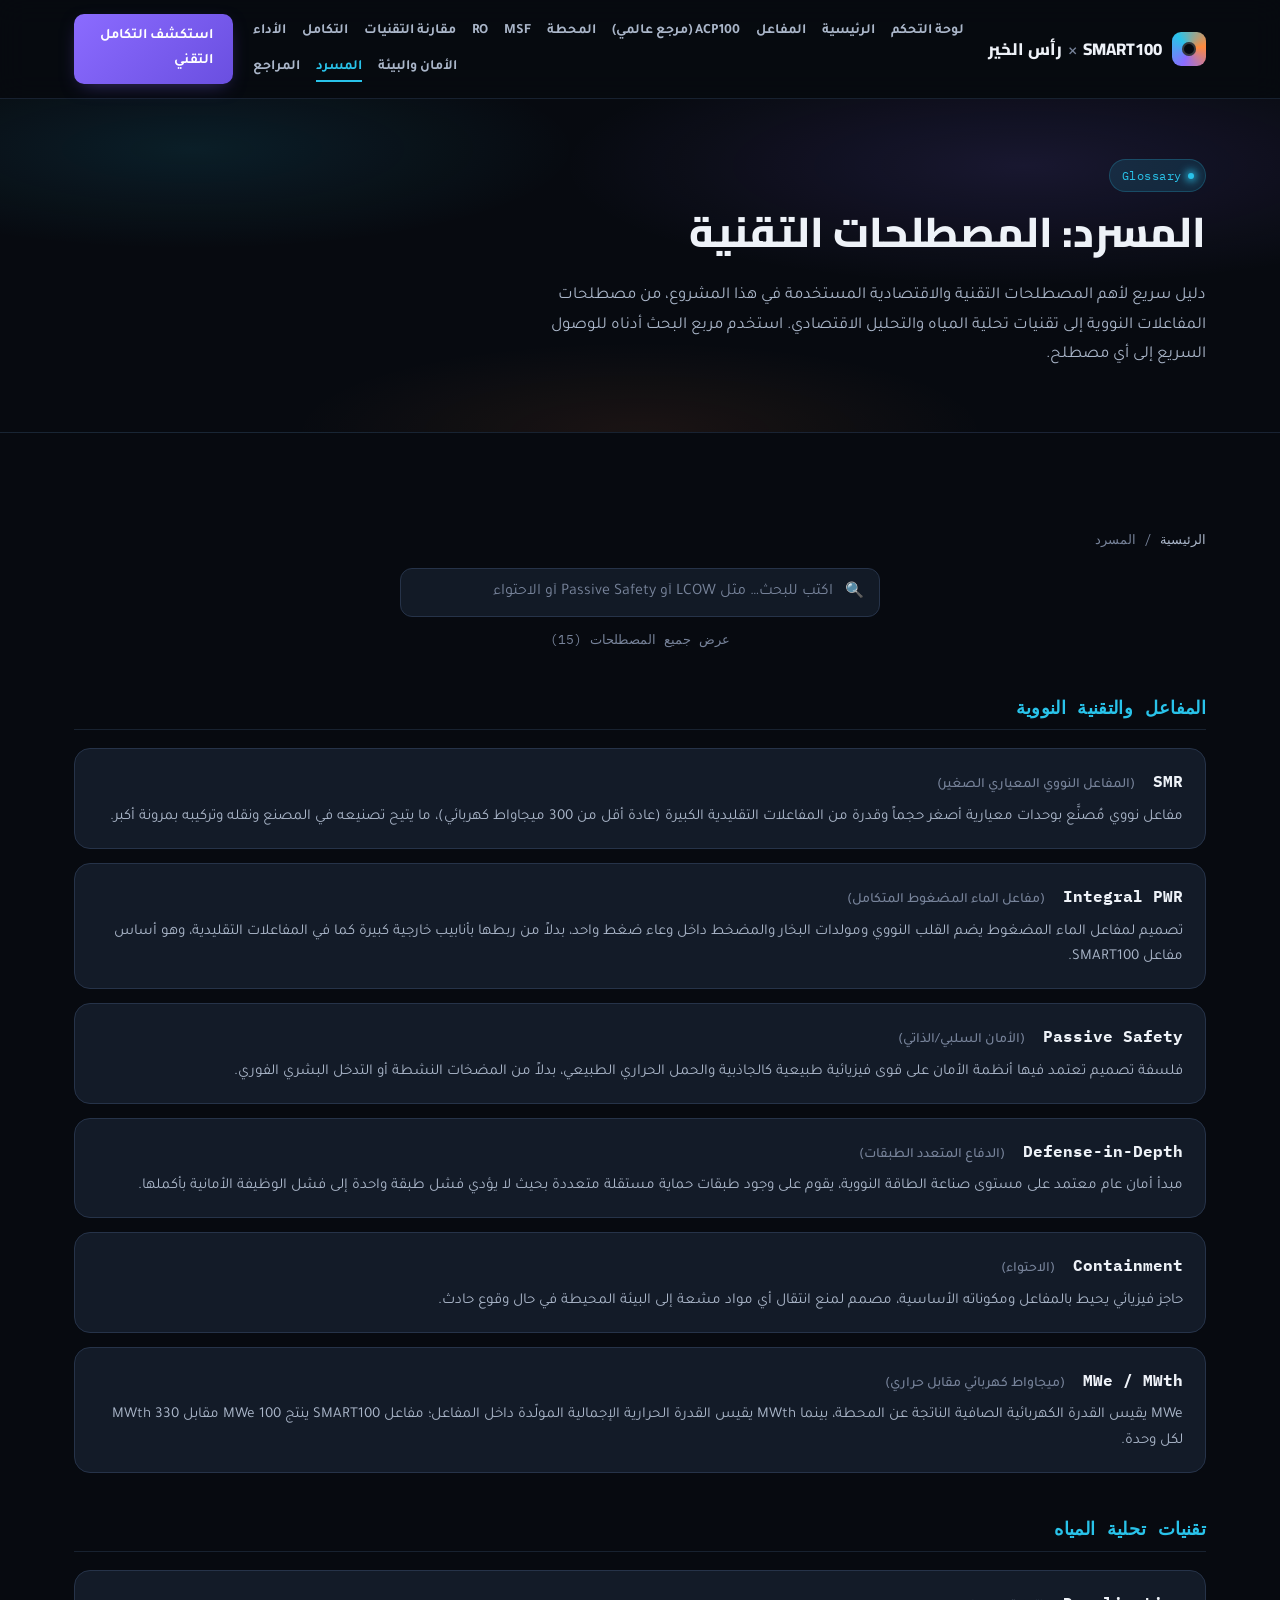
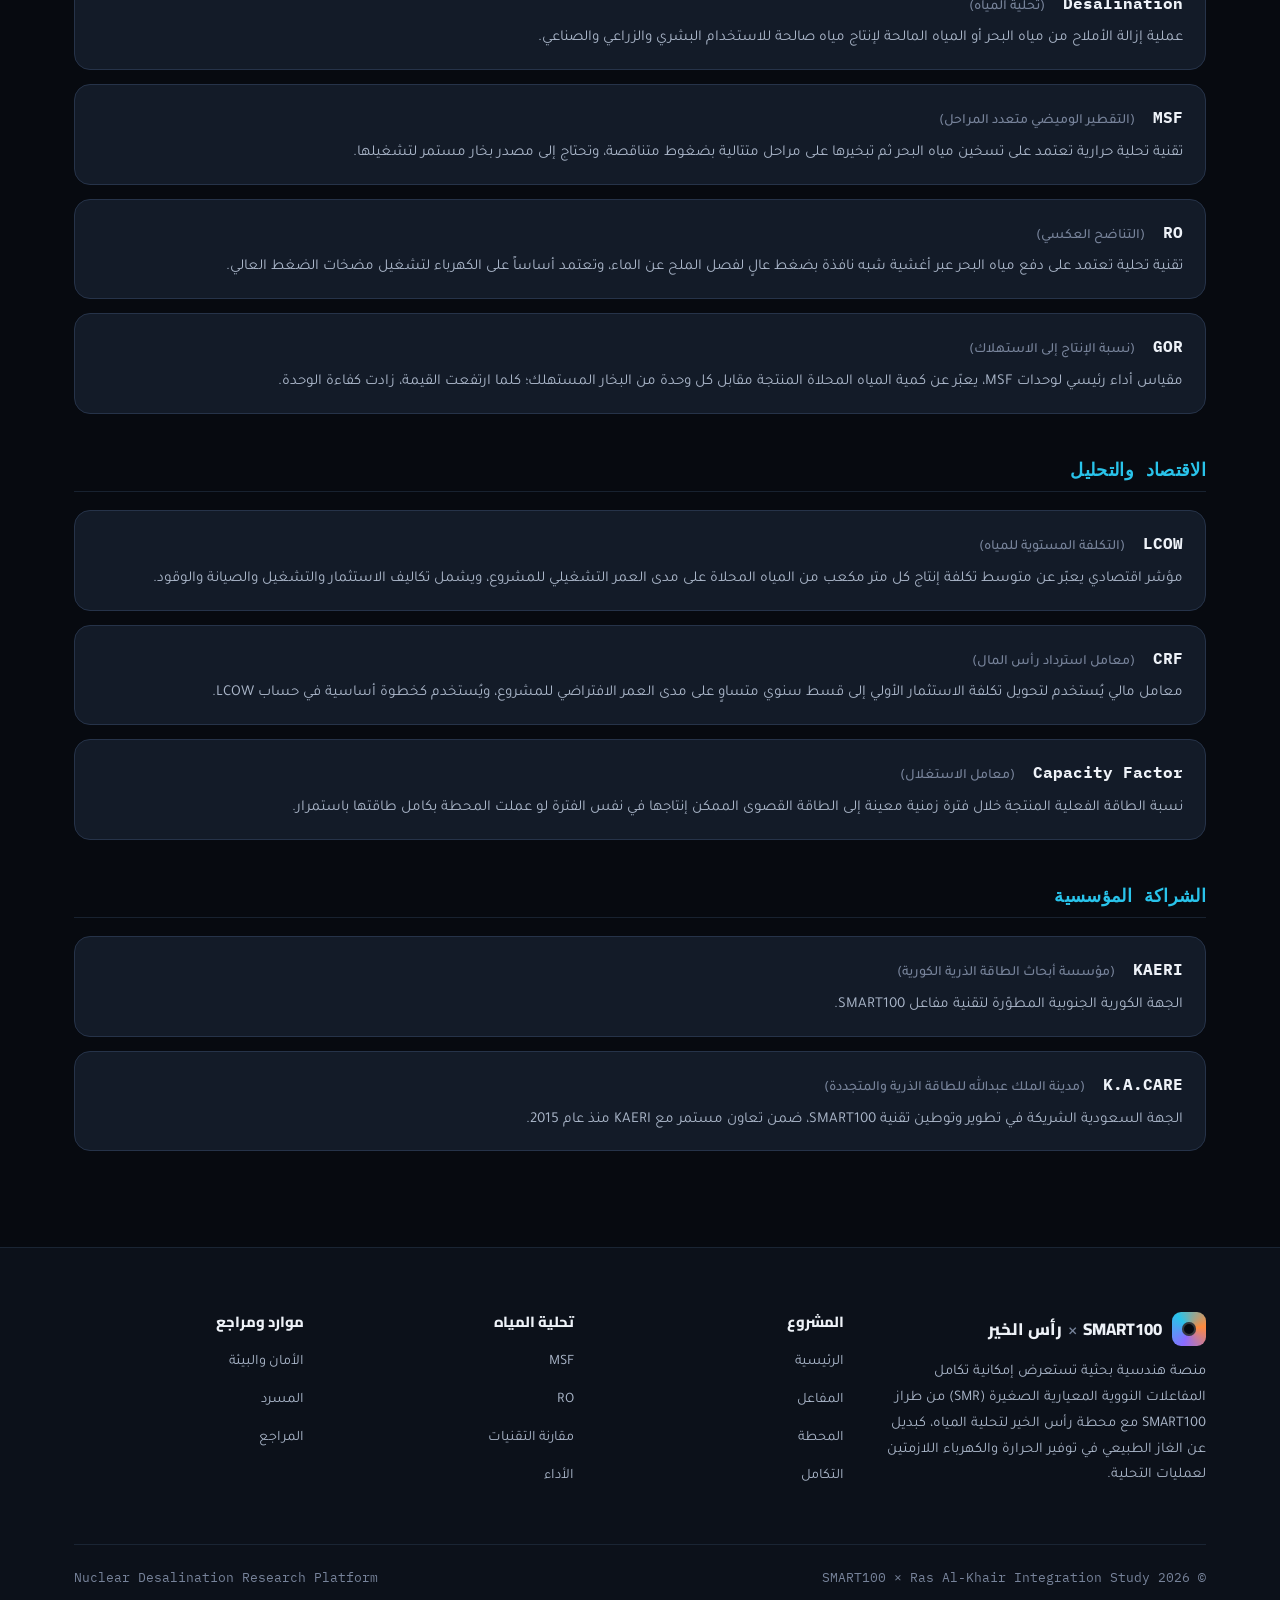
<file: glossary.html>
<!DOCTYPE html>
<html lang="ar" dir="rtl">
<head>
<meta charset="UTF-8">
<meta name="viewport" content="width=device-width, initial-scale=1.0">
<title>المسرد | SMART100 × رأس الخير</title>
<meta name="description" content="مسرد قابل للبحث بأهم المصطلحات التقنية والاقتصادية المستخدمة في مشروع تكامل مفاعل SMART100 مع محطة رأس الخير للتحلية.">
<link rel="preconnect" href="https://fonts.googleapis.com">
<link rel="preconnect" href="https://fonts.gstatic.com" crossorigin>
<link href="https://fonts.googleapis.com/css2?family=Cairo:wght@600;700;800;900&family=Tajawal:wght@300;400;500;700;900&family=IBM+Plex+Mono:wght@500;600&display=swap" rel="stylesheet">
<link rel="stylesheet" href="css/style.css">
<link rel="stylesheet" href="css/components.css">
<link rel="stylesheet" href="css/evidence-badges.css">
</head>
<body>

<a href="#main-content" class="skip-link">تخطي إلى المحتوى الرئيسي</a>

<!-- ============ NAV ============ -->
<nav class="nav">
  <div class="nav-inner">
    <a href="index.html" class="brand" aria-label="الصفحة الرئيسية">
      <span class="brand-mark" aria-hidden="true"></span>
      <span>SMART100 <span class="x">×</span> رأس الخير</span>
    </a>
    <button class="nav-toggle" aria-label="فتح القائمة" aria-expanded="false">
      <span></span><span></span><span></span>
    </button>
    <ul class="nav-links">
      <li><a href="dashboard.html">لوحة التحكم</a></li>
      <li><a href="index.html">الرئيسية</a></li>
      <li><a href="reactor.html">المفاعل</a></li>
      <li><a href="acp100-benchmark.html">ACP100 (مرجع عالمي)</a></li>
      <li><a href="plant.html">المحطة</a></li>
      <li><a href="msf.html">MSF</a></li>
      <li><a href="ro.html">RO</a></li>
      <li><a href="tech-comparison.html">مقارنة التقنيات</a></li>
      <li><a href="integration.html">التكامل</a></li>
      <li><a href="performance.html">الأداء</a></li>
      <li><a href="safety.html">الأمان والبيئة</a></li>
      <li><a href="glossary.html" aria-current="page">المسرد</a></li>
      <li><a href="references.html">المراجع</a></li>
    </ul>
    <a href="integration.html" class="nav-cta">استكشف التكامل التقني</a>
  </div>
</nav>

<!-- ============ PAGE HERO ============ -->
<header class="page-hero">
  <div class="container">
    <span class="eyebrow">Glossary</span>
    <h1>المسرد: المصطلحات التقنية</h1>
    <p class="lead">
      دليل سريع لأهم المصطلحات التقنية والاقتصادية المستخدمة في هذا المشروع، من مصطلحات المفاعلات
      النووية إلى تقنيات تحلية المياه والتحليل الاقتصادي. استخدم مربع البحث أدناه للوصول السريع
      إلى أي مصطلح.
    </p>
  </div>
</header>

<main id="main-content">
  <section class="section" id="glossary">
    <div class="container">
      <p class="breadcrumb"><a href="index.html">الرئيسية</a> / المسرد</p>

      <div class="glossary-search-wrap">
        <span class="glossary-search-icon" aria-hidden="true">🔍</span>
        <input
          type="search"
          id="glossary-search"
          class="glossary-search"
          aria-label="ابحث في المسرد"
          placeholder="اكتب للبحث… مثل LCOW أو Passive Safety أو الاحتواء"
          autocomplete="off"
        >
      </div>
      <p class="glossary-count" id="glossary-count" aria-live="polite">عرض جميع المصطلحات (15)</p>

      <p class="glossary-empty" id="glossary-empty">لا توجد مصطلحات مطابقة لبحثك. جرّب كلمة أخرى.</p>

      <!-- ===== Group A: Reactor & Nuclear Technology ===== -->
      <div class="glossary-group">
        <h2 class="glossary-group-title">المفاعل والتقنية النووية</h2>
        <dl class="glossary-list">

          <div class="glossary-entry" data-search="smr small modular reactor المفاعل النووي المعياري الصغير">
            <dt>SMR <span class="term-ar">(المفاعل النووي المعياري الصغير)</span></dt>
            <dd>مفاعل نووي مُصنَّع بوحدات معيارية أصغر حجماً وقدرة من المفاعلات التقليدية الكبيرة (عادة أقل من 300 ميجاواط كهربائي)، ما يتيح تصنيعه في المصنع ونقله وتركيبه بمرونة أكبر.</dd>
          </div>

          <div class="glossary-entry" data-search="integral pwr مفاعل الماء المضغوط المتكامل">
            <dt>Integral PWR <span class="term-ar">(مفاعل الماء المضغوط المتكامل)</span></dt>
            <dd>تصميم لمفاعل الماء المضغوط يضم القلب النووي ومولدات البخار والمضخط داخل وعاء ضغط واحد، بدلاً من ربطها بأنابيب خارجية كبيرة كما في المفاعلات التقليدية، وهو أساس مفاعل SMART100.</dd>
          </div>

          <div class="glossary-entry" data-search="passive safety الأمان السلبي الذاتي">
            <dt>Passive Safety <span class="term-ar">(الأمان السلبي/الذاتي)</span></dt>
            <dd>فلسفة تصميم تعتمد فيها أنظمة الأمان على قوى فيزيائية طبيعية كالجاذبية والحمل الحراري الطبيعي، بدلاً من المضخات النشطة أو التدخل البشري الفوري.</dd>
          </div>

          <div class="glossary-entry" data-search="defense in depth الدفاع المتعدد الطبقات">
            <dt>Defense-in-Depth <span class="term-ar">(الدفاع المتعدد الطبقات)</span></dt>
            <dd>مبدأ أمان عام معتمد على مستوى صناعة الطاقة النووية، يقوم على وجود طبقات حماية مستقلة متعددة بحيث لا يؤدي فشل طبقة واحدة إلى فشل الوظيفة الأمانية بأكملها.</dd>
          </div>

          <div class="glossary-entry" data-search="containment الاحتواء">
            <dt>Containment <span class="term-ar">(الاحتواء)</span></dt>
            <dd>حاجز فيزيائي يحيط بالمفاعل ومكوناته الأساسية، مصمم لمنع انتقال أي مواد مشعة إلى البيئة المحيطة في حال وقوع حادث.</dd>
          </div>

          <div class="glossary-entry" data-search="mwe mwth ميجاواط كهربائي حراري">
            <dt>MWe / MWth <span class="term-ar">(ميجاواط كهربائي مقابل حراري)</span></dt>
            <dd>MWe يقيس القدرة الكهربائية الصافية الناتجة عن المحطة، بينما MWth يقيس القدرة الحرارية الإجمالية المولّدة داخل المفاعل؛ مفاعل SMART100 ينتج 100 MWe مقابل 330 MWth لكل وحدة.</dd>
          </div>

        </dl>
      </div>

      <!-- ===== Group B: Desalination Technologies ===== -->
      <div class="glossary-group">
        <h2 class="glossary-group-title">تقنيات تحلية المياه</h2>
        <dl class="glossary-list">

          <div class="glossary-entry" data-search="desalination تحلية المياه">
            <dt>Desalination <span class="term-ar">(تحلية المياه)</span></dt>
            <dd>عملية إزالة الأملاح من مياه البحر أو المياه المالحة لإنتاج مياه صالحة للاستخدام البشري والزراعي والصناعي.</dd>
          </div>

          <div class="glossary-entry" data-search="msf multi stage flash التقطير الوميضي متعدد المراحل">
            <dt>MSF <span class="term-ar">(التقطير الوميضي متعدد المراحل)</span></dt>
            <dd>تقنية تحلية حرارية تعتمد على تسخين مياه البحر ثم تبخيرها على مراحل متتالية بضغوط متناقصة، وتحتاج إلى مصدر بخار مستمر لتشغيلها.</dd>
          </div>

          <div class="glossary-entry" data-search="ro reverse osmosis التناضح العكسي">
            <dt>RO <span class="term-ar">(التناضح العكسي)</span></dt>
            <dd>تقنية تحلية تعتمد على دفع مياه البحر عبر أغشية شبه نافذة بضغط عالٍ لفصل الملح عن الماء، وتعتمد أساساً على الكهرباء لتشغيل مضخات الضغط العالي.</dd>
          </div>

          <div class="glossary-entry" data-search="gor gain output ratio نسبة الإنتاج إلى الاستهلاك">
            <dt>GOR <span class="term-ar">(نسبة الإنتاج إلى الاستهلاك)</span></dt>
            <dd>مقياس أداء رئيسي لوحدات MSF، يعبّر عن كمية المياه المحلاة المنتجة مقابل كل وحدة من البخار المستهلك؛ كلما ارتفعت القيمة، زادت كفاءة الوحدة.</dd>
          </div>

        </dl>
      </div>

      <!-- ===== Group C: Economics & Analysis ===== -->
      <div class="glossary-group">
        <h2 class="glossary-group-title">الاقتصاد والتحليل</h2>
        <dl class="glossary-list">

          <div class="glossary-entry" data-search="lcow levelized cost of water التكلفة المستوية للمياه">
            <dt>LCOW <span class="term-ar">(التكلفة المستوية للمياه)</span></dt>
            <dd>مؤشر اقتصادي يعبّر عن متوسط تكلفة إنتاج كل متر مكعب من المياه المحلاة على مدى العمر التشغيلي للمشروع، ويشمل تكاليف الاستثمار والتشغيل والصيانة والوقود.</dd>
          </div>

          <div class="glossary-entry" data-search="crf capital recovery factor معامل استرداد رأس المال">
            <dt>CRF <span class="term-ar">(معامل استرداد رأس المال)</span></dt>
            <dd>معامل مالي يُستخدم لتحويل تكلفة الاستثمار الأولي إلى قسط سنوي متساوٍ على مدى العمر الافتراضي للمشروع، ويُستخدم كخطوة أساسية في حساب LCOW.</dd>
          </div>

          <div class="glossary-entry" data-search="capacity factor معامل الاستغلال">
            <dt>Capacity Factor <span class="term-ar">(معامل الاستغلال)</span></dt>
            <dd>نسبة الطاقة الفعلية المنتجة خلال فترة زمنية معينة إلى الطاقة القصوى الممكن إنتاجها في نفس الفترة لو عملت المحطة بكامل طاقتها باستمرار.</dd>
          </div>

        </dl>
      </div>

      <!-- ===== Group D: Institutional Partnership ===== -->
      <div class="glossary-group">
        <h2 class="glossary-group-title">الشراكة المؤسسية</h2>
        <dl class="glossary-list">

          <div class="glossary-entry" data-search="kaeri مؤسسة أبحاث الطاقة الذرية الكورية">
            <dt>KAERI <span class="term-ar">(مؤسسة أبحاث الطاقة الذرية الكورية)</span></dt>
            <dd>الجهة الكورية الجنوبية المطوّرة لتقنية مفاعل SMART100.</dd>
          </div>

          <div class="glossary-entry" data-search="k.a.care kacare مدينة الملك عبدالله للطاقة الذرية والمتجددة">
            <dt>K.A.CARE <span class="term-ar">(مدينة الملك عبدالله للطاقة الذرية والمتجددة)</span></dt>
            <dd>الجهة السعودية الشريكة في تطوير وتوطين تقنية SMART100، ضمن تعاون مستمر مع KAERI منذ عام 2015.</dd>
          </div>

        </dl>
      </div>

    </div>
  </section>
</main>

<!-- ============ FOOTER ============ -->
<footer>
  <div class="container">
    <div class="footer-grid">
      <div class="footer-brand">
        <a href="index.html" class="brand" style="margin-bottom:14px;">
          <span class="brand-mark" aria-hidden="true"></span>
          <span>SMART100 <span class="x">×</span> رأس الخير</span>
        </a>
        <p>
          منصة هندسية بحثية تستعرض إمكانية تكامل المفاعلات النووية المعيارية الصغيرة
          (SMR) من طراز SMART100 مع محطة رأس الخير لتحلية المياه، كبديل عن الغاز
          الطبيعي في توفير الحرارة والكهرباء اللازمتين لعمليات التحلية.
        </p>
      </div>
      <div class="footer-col">
        <h4>المشروع</h4>
        <ul>
          <li><a href="index.html">الرئيسية</a></li>
          <li><a href="reactor.html">المفاعل</a></li>
          <li><a href="plant.html">المحطة</a></li>
          <li><a href="integration.html">التكامل</a></li>
        </ul>
      </div>
      <div class="footer-col">
        <h4>تحلية المياه</h4>
        <ul>
          <li><a href="msf.html">MSF</a></li>
          <li><a href="ro.html">RO</a></li>
          <li><a href="tech-comparison.html">مقارنة التقنيات</a></li>
          <li><a href="performance.html">الأداء</a></li>
        </ul>
      </div>
      <div class="footer-col">
        <h4>موارد ومراجع</h4>
        <ul>
          <li><a href="safety.html">الأمان والبيئة</a></li>
          <li><a href="glossary.html">المسرد</a></li>
          <li><a href="references.html">المراجع</a></li>
        </ul>
      </div>
    </div>
    <div class="footer-bottom">
      <span>© 2026 SMART100 × Ras Al-Khair Integration Study</span>
      <span>Nuclear Desalination Research Platform</span>
    </div>
  </div>
</footer>

<script src="js/main.js"></script>
<script src="js/ui-kit.js"></script>
<script>
(function () {
  "use strict";

  var input = document.getElementById("glossary-search");
  var entries = Array.prototype.slice.call(document.querySelectorAll(".glossary-entry"));
  var groups = Array.prototype.slice.call(document.querySelectorAll(".glossary-group"));
  var countEl = document.getElementById("glossary-count");
  var emptyEl = document.getElementById("glossary-empty");
  var total = entries.length;

  function normalize(str) {
    return (str || "").toLowerCase();
  }

  function filter() {
    var q = normalize(input.value).trim();
    var visible = 0;

    entries.forEach(function (entry) {
      var haystack = normalize(entry.getAttribute("data-search") || entry.textContent);
      var match = q === "" || haystack.indexOf(q) !== -1;
      entry.hidden = !match;
      if (match) visible++;
    });

    groups.forEach(function (group) {
      var visibleInGroup = group.querySelectorAll(".glossary-entry:not([hidden])").length;
      group.style.display = visibleInGroup === 0 ? "none" : "";
    });

    if (countEl) {
      countEl.textContent = q === ""
        ? "عرض جميع المصطلحات (" + total + ")"
        : "عرض " + visible + " من " + total + " مصطلحًا";
    }
    if (emptyEl) {
      emptyEl.classList.toggle("show", visible === 0);
    }
  }

  if (input) {
    input.addEventListener("input", filter);
    filter();
  }
})();
</script>
</body>
</html>
</file>
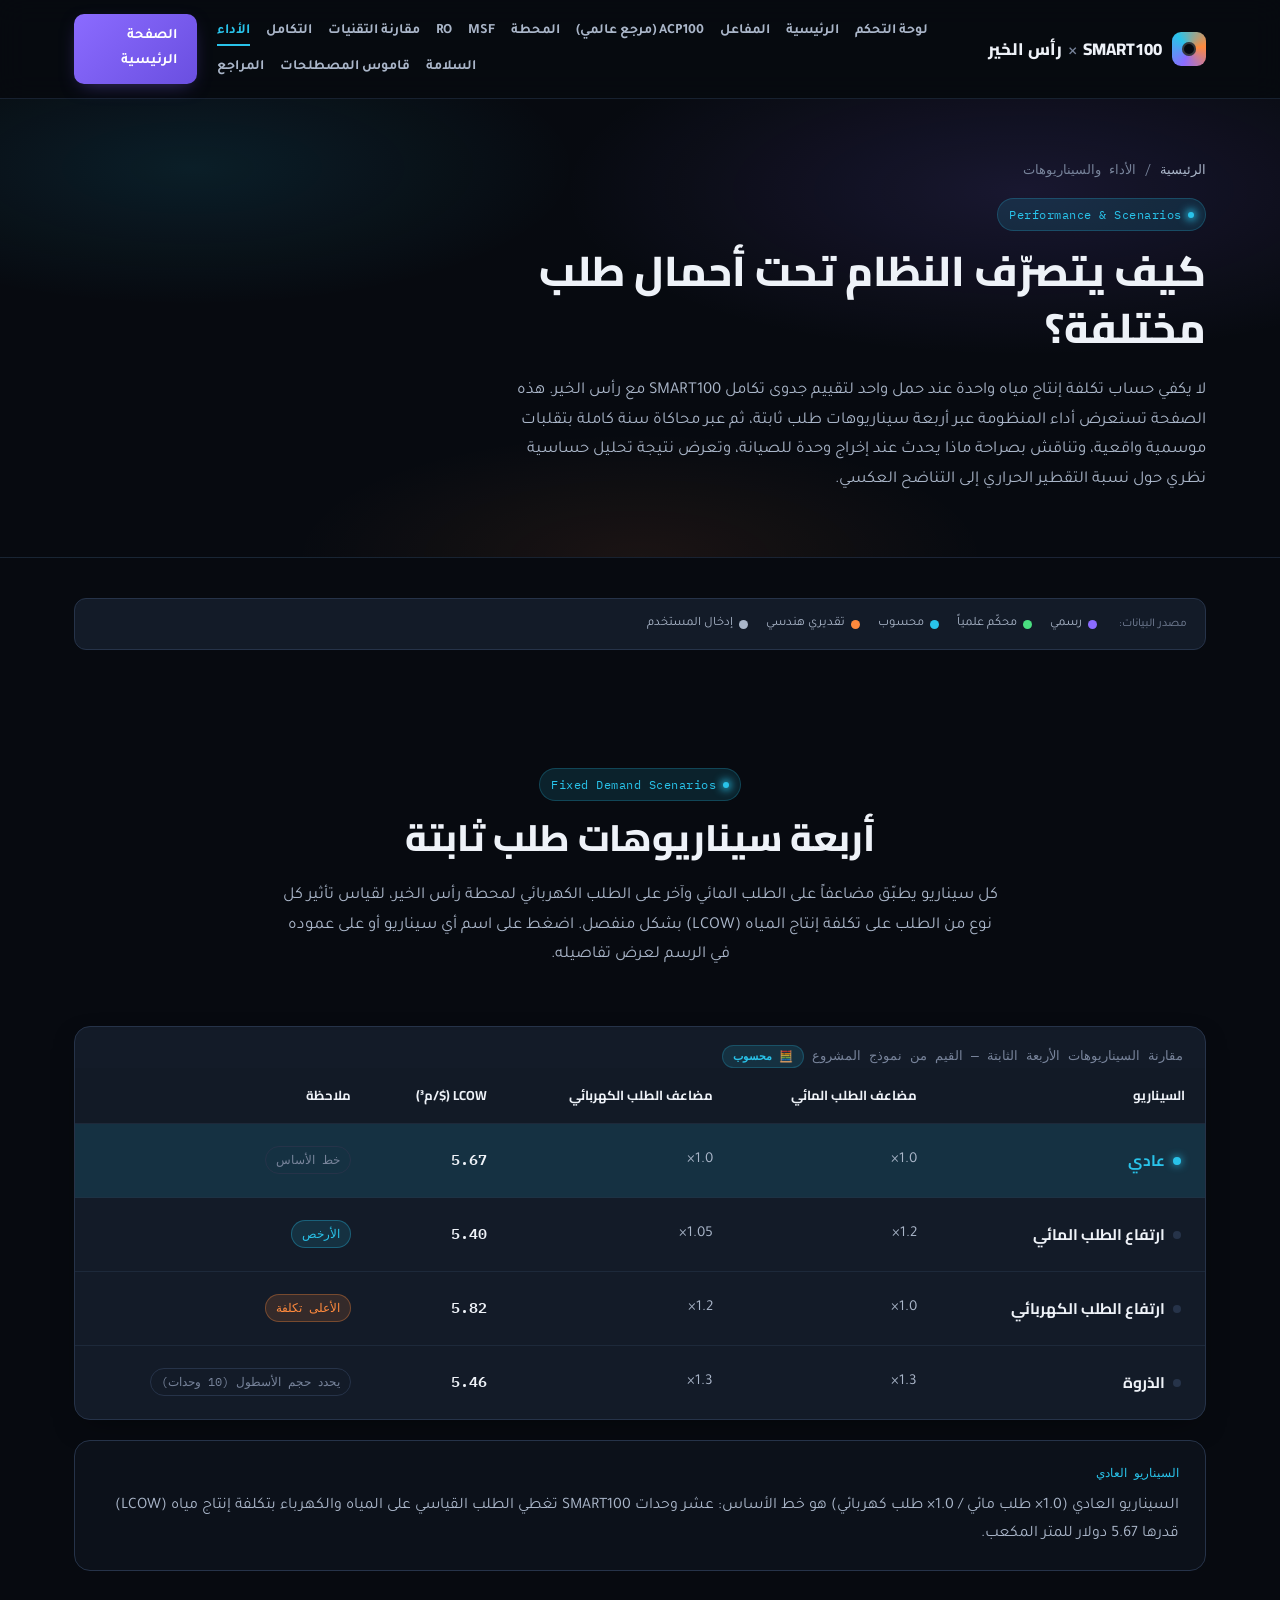
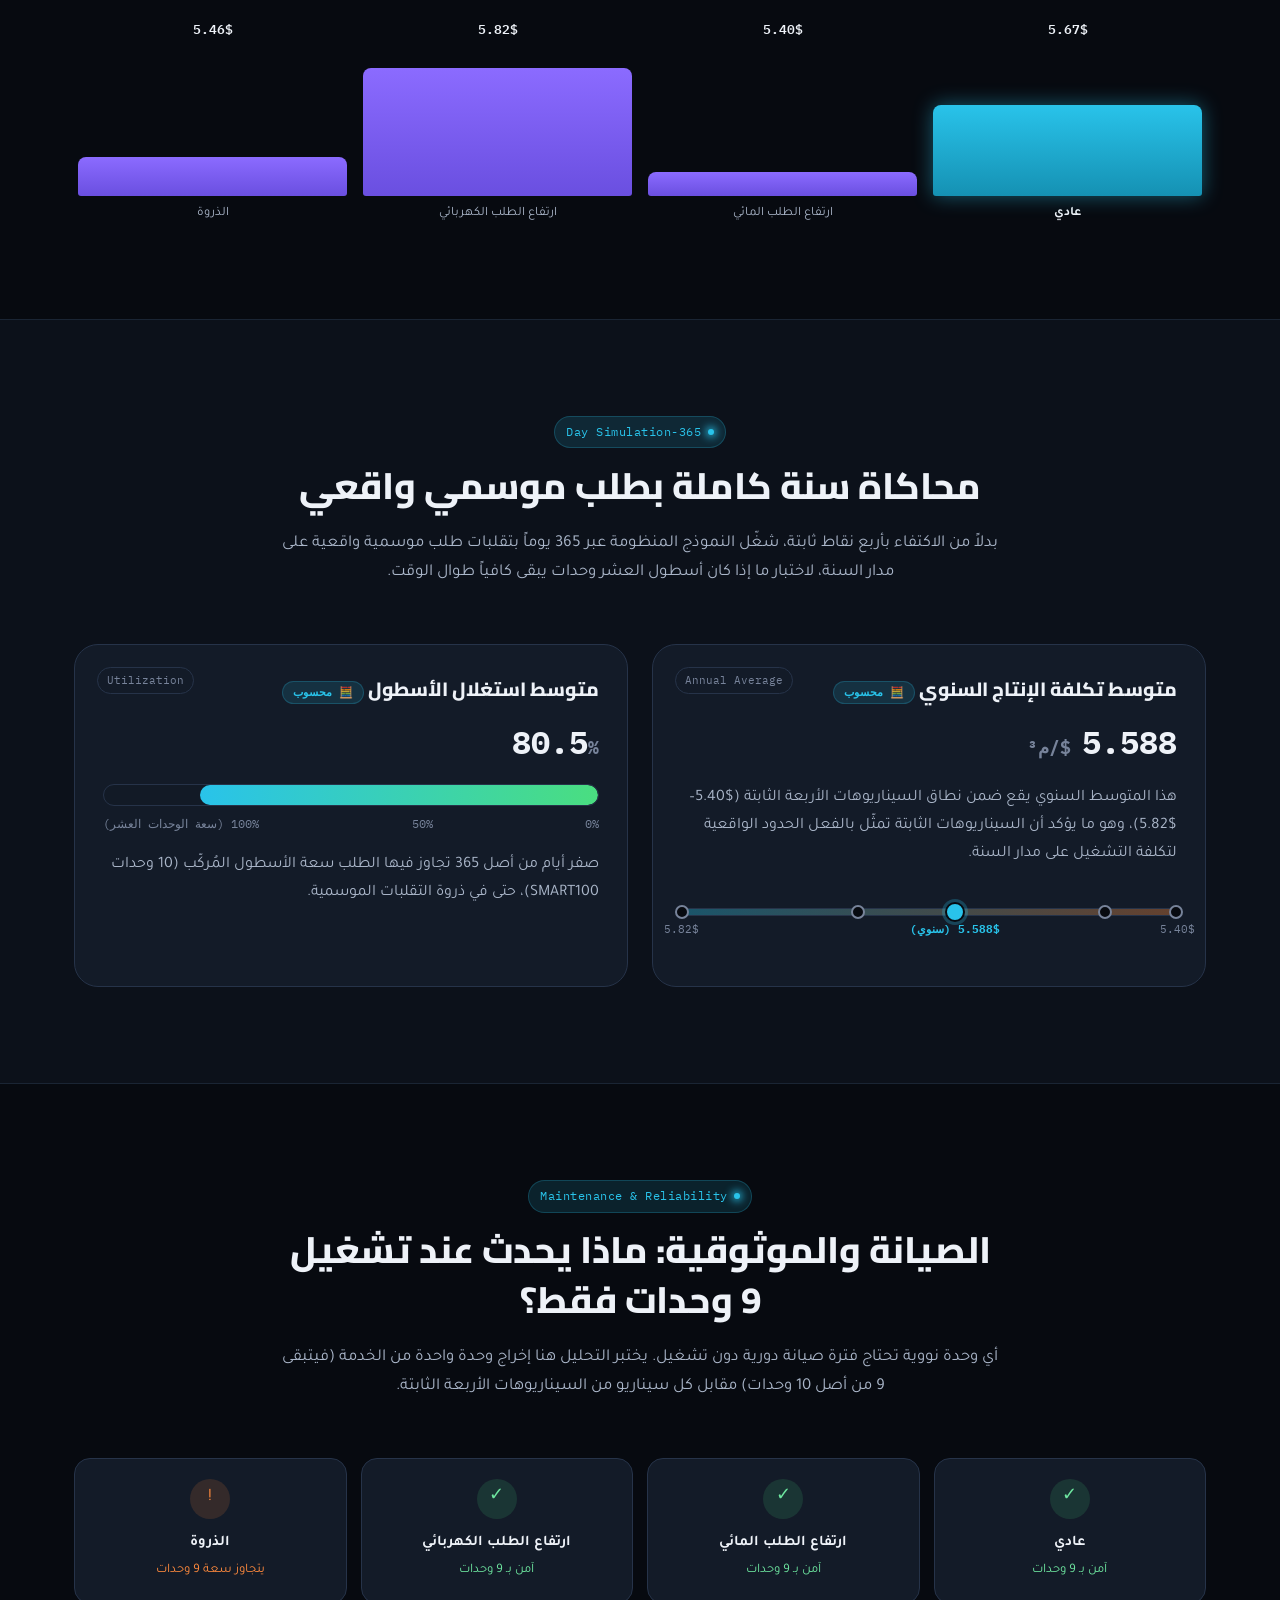
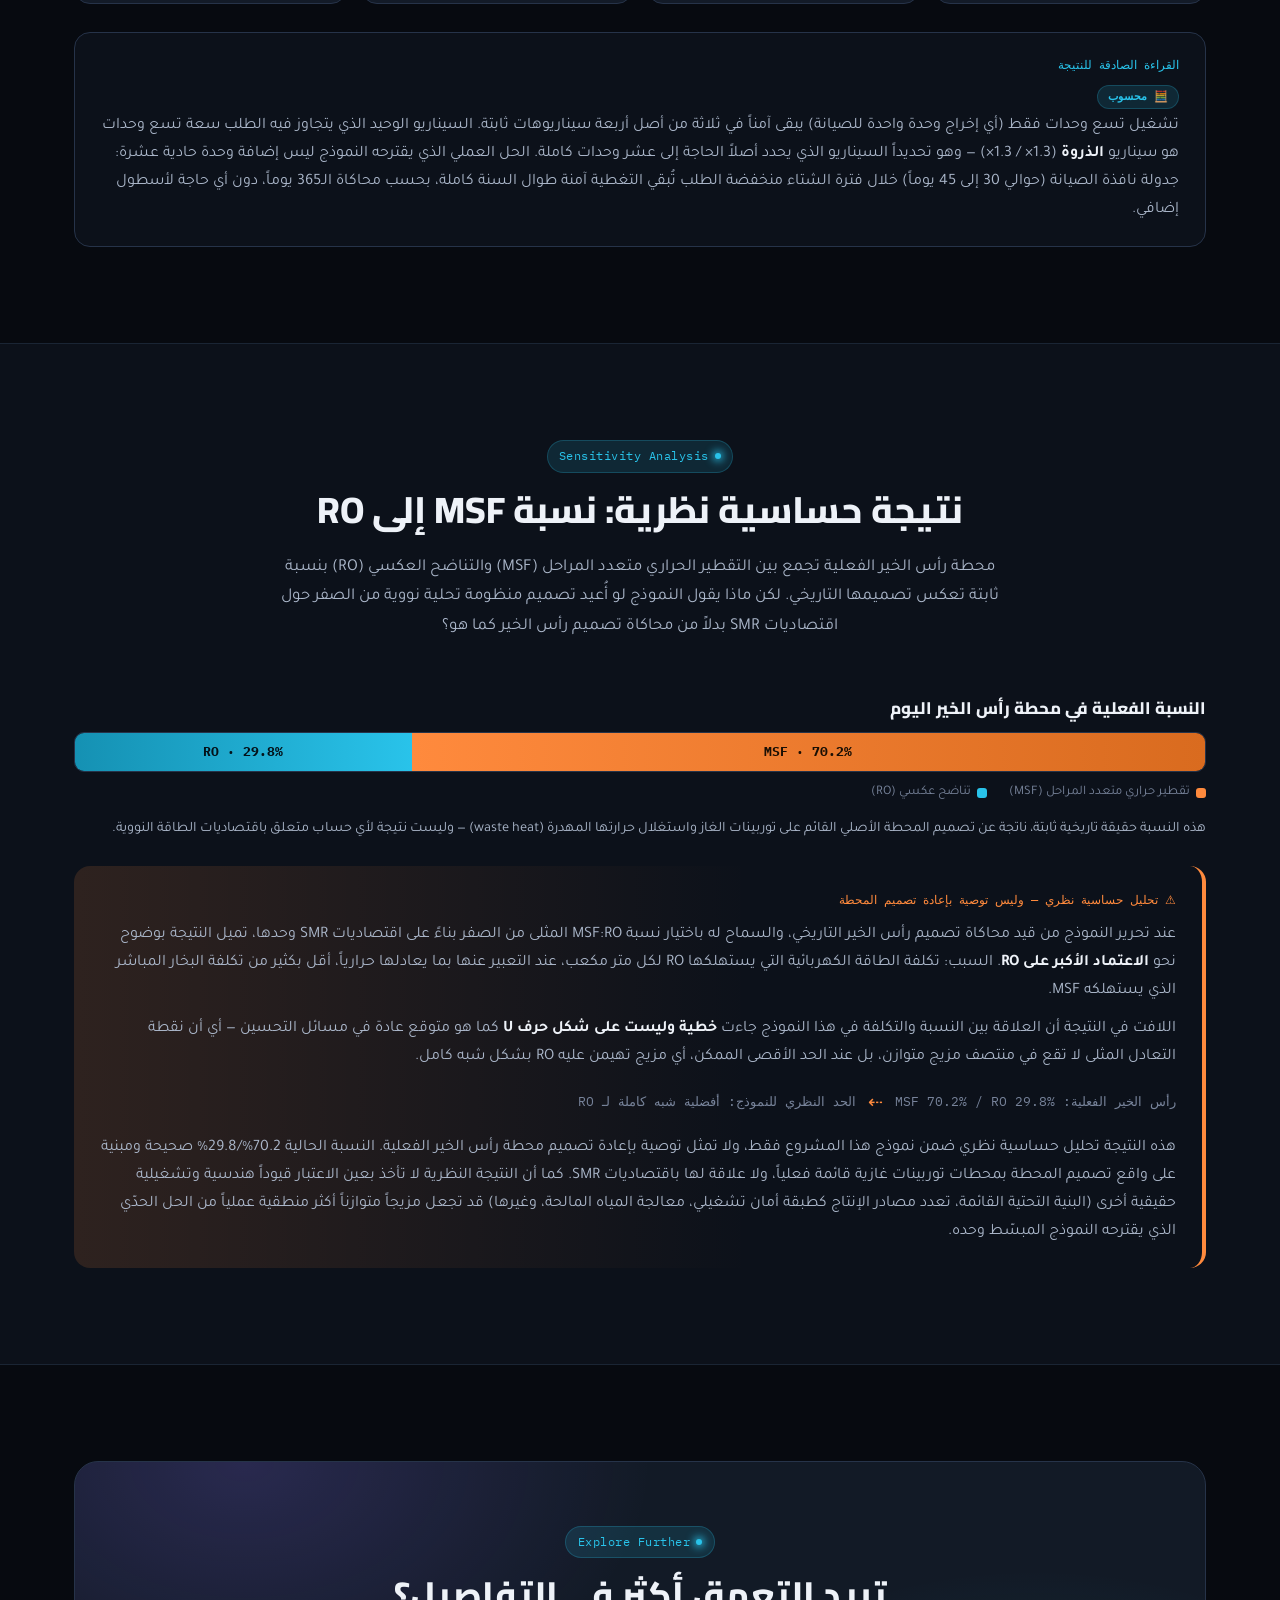
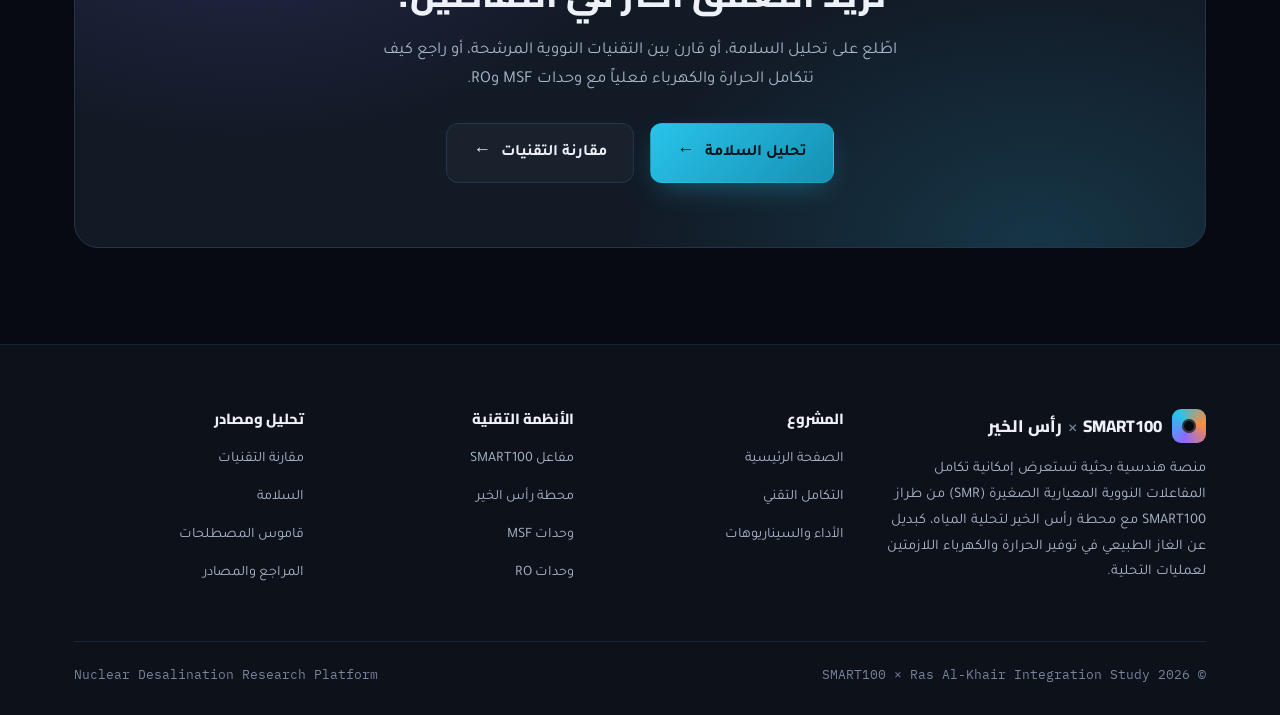
<file: performance.html>
<!DOCTYPE html>
<html lang="ar" dir="rtl">
<head>
<meta charset="UTF-8">
<meta name="viewport" content="width=device-width, initial-scale=1.0">
<title>الأداء والسيناريوهات | SMART100 × رأس الخير</title>
<meta name="description" content="مقارنة أربعة سيناريوهات طلب ثابتة، ونتائج محاكاة سنة كاملة، وتحليل الصيانة بتشغيل 9 مقابل 10 وحدات، وتحليل حساسية نظري لنسبة MSF إلى RO لتكامل مفاعل SMART100 مع محطة رأس الخير.">
<link rel="preconnect" href="https://fonts.googleapis.com">
<link rel="preconnect" href="https://fonts.gstatic.com" crossorigin>
<link href="https://fonts.googleapis.com/css2?family=Cairo:wght@600;700;800;900&family=Tajawal:wght@300;400;500;700;900&family=IBM+Plex+Mono:wght@500;600&display=swap" rel="stylesheet">
<link rel="stylesheet" href="css/style.css">
<link rel="stylesheet" href="css/components.css">
<link rel="stylesheet" href="css/evidence-badges.css">
</head>
<body>

<a class="skip-link" href="#main">تخطي إلى المحتوى الرئيسي</a>

<!-- ============ NAV ============ -->
<nav class="nav">
  <div class="nav-inner">
    <a href="index.html" class="brand" aria-label="الصفحة الرئيسية">
      <span class="brand-mark" aria-hidden="true"></span>
      <span>SMART100 <span class="x">×</span> رأس الخير</span>
    </a>
    <button class="nav-toggle" aria-label="فتح القائمة" aria-expanded="false">
      <span></span><span></span><span></span>
    </button>
    <ul class="nav-links">
      <li><a href="dashboard.html">لوحة التحكم</a></li>
      <li><a href="index.html">الرئيسية</a></li>
      <li><a href="reactor.html">المفاعل</a></li>
      <li><a href="acp100-benchmark.html">ACP100 (مرجع عالمي)</a></li>
      <li><a href="plant.html">المحطة</a></li>
      <li><a href="msf.html">MSF</a></li>
      <li><a href="ro.html">RO</a></li>
      <li><a href="tech-comparison.html">مقارنة التقنيات</a></li>
      <li><a href="integration.html">التكامل</a></li>
      <li><a href="performance.html" aria-current="page">الأداء</a></li>
      <li><a href="safety.html">السلامة</a></li>
      <li><a href="glossary.html">قاموس المصطلحات</a></li>
      <li><a href="references.html">المراجع</a></li>
    </ul>
    <a href="index.html" class="nav-cta">الصفحة الرئيسية</a>
  </div>
</nav>

<!-- ============ PAGE HERO ============ -->
<header class="page-hero">
  <div class="container">
    <p class="breadcrumb"><a href="index.html">الرئيسية</a> / الأداء والسيناريوهات</p>
    <span class="eyebrow">Performance &amp; Scenarios</span>
    <h1>كيف يتصرّف النظام تحت أحمال طلب مختلفة؟</h1>
    <p class="lead">
      لا يكفي حساب تكلفة إنتاج مياه واحدة عند حمل واحد لتقييم جدوى تكامل SMART100 مع رأس الخير.
      هذه الصفحة تستعرض أداء المنظومة عبر أربعة سيناريوهات طلب ثابتة، ثم عبر محاكاة سنة كاملة
      بتقلبات موسمية واقعية، وتناقش بصراحة ماذا يحدث عند إخراج وحدة للصيانة، وتعرض نتيجة تحليل
      حساسية نظري حول نسبة التقطير الحراري إلى التناضح العكسي.
    </p>
  </div>
</header>

<main id="main">

<div class="container" style="padding-top:40px;">
  <div class="ev-legend" role="list" aria-label="دليل مصادر البيانات">
    <span class="ev-legend-label">مصدر البيانات:</span>
    <span class="ev-legend-item is-official" role="listitem"><i class="ev-legend-dot" aria-hidden="true"></i> رسمي</span>
    <span class="ev-legend-item is-peer-reviewed" role="listitem"><i class="ev-legend-dot" aria-hidden="true"></i> محكّم علمياً</span>
    <span class="ev-legend-item is-calculated" role="listitem"><i class="ev-legend-dot" aria-hidden="true"></i> محسوب</span>
    <span class="ev-legend-item is-estimated" role="listitem"><i class="ev-legend-dot" aria-hidden="true"></i> تقديري هندسي</span>
    <span class="ev-legend-item is-user-input" role="listitem"><i class="ev-legend-dot" aria-hidden="true"></i> إدخال المستخدم</span>
  </div>
</div>

<!-- ============ FIXED SCENARIOS ============ -->
<section class="section" id="scenarios">
  <div class="container">
    <div class="section-head">
      <span class="eyebrow">Fixed Demand Scenarios</span>
      <h2>أربعة سيناريوهات طلب ثابتة</h2>
      <p>
        كل سيناريو يطبّق مضاعفاً على الطلب المائي وآخر على الطلب الكهربائي لمحطة رأس الخير،
        لقياس تأثير كل نوع من الطلب على تكلفة إنتاج المياه (LCOW) بشكل منفصل.
        اضغط على اسم أي سيناريو أو على عموده في الرسم لعرض تفاصيله.
      </p>
    </div>

    <div class="perf-table-wrap">
      <table class="perf-table">
        <caption>مقارنة السيناريوهات الأربعة الثابتة — القيم من نموذج المشروع <span class="ev-badge ev-calculated">🧮 محسوب</span></caption>
        <thead>
          <tr>
            <th scope="col">السيناريو</th>
            <th scope="col">مضاعف الطلب المائي</th>
            <th scope="col">مضاعف الطلب الكهربائي</th>
            <th scope="col">LCOW ($/م³)</th>
            <th scope="col">ملاحظة</th>
          </tr>
        </thead>
        <tbody>
          <tr data-scenario="normal">
            <th scope="row">
              <button type="button" class="perf-row-btn" data-scenario="normal" aria-pressed="true" aria-controls="scenario-detail">عادي</button>
            </th>
            <td>1.0×</td>
            <td>1.0×</td>
            <td class="lcow-cell">5.67</td>
            <td><span class="perf-badge">خط الأساس</span></td>
          </tr>
          <tr data-scenario="high-water">
            <th scope="row">
              <button type="button" class="perf-row-btn" data-scenario="high-water" aria-pressed="false" aria-controls="scenario-detail">ارتفاع الطلب المائي</button>
            </th>
            <td>1.2×</td>
            <td>1.05×</td>
            <td class="lcow-cell">5.40</td>
            <td><span class="perf-badge min">الأرخص</span></td>
          </tr>
          <tr data-scenario="high-elec">
            <th scope="row">
              <button type="button" class="perf-row-btn" data-scenario="high-elec" aria-pressed="false" aria-controls="scenario-detail">ارتفاع الطلب الكهربائي</button>
            </th>
            <td>1.0×</td>
            <td>1.2×</td>
            <td class="lcow-cell">5.82</td>
            <td><span class="perf-badge max">الأعلى تكلفة</span></td>
          </tr>
          <tr data-scenario="peak">
            <th scope="row">
              <button type="button" class="perf-row-btn" data-scenario="peak" aria-pressed="false" aria-controls="scenario-detail">الذروة</button>
            </th>
            <td>1.3×</td>
            <td>1.3×</td>
            <td class="lcow-cell">5.46</td>
            <td><span class="perf-badge">يحدد حجم الأسطول (10 وحدات)</span></td>
          </tr>
        </tbody>
      </table>
    </div>

    <!-- Live scenario detail panel -->
    <div class="perf-detail" id="scenario-detail" aria-live="polite">
      <span class="perf-detail-tag" id="scenario-detail-tag">السيناريو العادي</span>
      <p id="scenario-detail-text">
        السيناريو العادي (1.0× طلب مائي / 1.0× طلب كهربائي) هو خط الأساس: عشر وحدات SMART100
        تغطي الطلب القياسي على المياه والكهرباء بتكلفة إنتاج مياه (LCOW) قدرها 5.67 دولار للمتر
        المكعب.
      </p>
    </div>

    <!-- LCOW bar chart, synced with the table above -->
    <div class="perf-chart" role="group" aria-label="رسم بياني لتكلفة إنتاج المياه لكل سيناريو">
      <button type="button" class="perf-bar" data-scenario="normal" aria-pressed="true">
        <span class="perf-bar-value">5.67$</span>
        <span class="perf-bar-track"><span class="perf-bar-fill" style="--h:61.7%"></span></span>
        <span class="perf-bar-label">عادي</span>
      </button>
      <button type="button" class="perf-bar" data-scenario="high-water" aria-pressed="false">
        <span class="perf-bar-value">5.40$</span>
        <span class="perf-bar-track"><span class="perf-bar-fill" style="--h:16.7%"></span></span>
        <span class="perf-bar-label">ارتفاع الطلب المائي</span>
      </button>
      <button type="button" class="perf-bar" data-scenario="high-elec" aria-pressed="false">
        <span class="perf-bar-value">5.82$</span>
        <span class="perf-bar-track"><span class="perf-bar-fill" style="--h:86.7%"></span></span>
        <span class="perf-bar-label">ارتفاع الطلب الكهربائي</span>
      </button>
      <button type="button" class="perf-bar" data-scenario="peak" aria-pressed="false">
        <span class="perf-bar-value">5.46$</span>
        <span class="perf-bar-track"><span class="perf-bar-fill" style="--h:26.7%"></span></span>
        <span class="perf-bar-label">الذروة</span>
      </button>
    </div>
  </div>
</section>

<!-- ============ FULL-YEAR SIMULATION ============ -->
<section class="section section-alt" id="annual">
  <div class="container">
    <div class="section-head">
      <span class="eyebrow">365-Day Simulation</span>
      <h2>محاكاة سنة كاملة بطلب موسمي واقعي</h2>
      <p>
        بدلاً من الاكتفاء بأربع نقاط ثابتة، شغّل النموذج المنظومة عبر 365 يوماً بتقلبات طلب
        موسمية واقعية على مدار السنة، لاختبار ما إذا كان أسطول العشر وحدات يبقى كافياً طوال الوقت.
      </p>
    </div>

    <div class="cards-2">
      <div class="card reveal">
        <span class="card-tag">Annual Average</span>
        <h3>متوسط تكلفة الإنتاج السنوي <span class="ev-badge ev-calculated">🧮 محسوب</span></h3>
        <p style="color:var(--text-1); font-family:var(--ff-mono); font-size:2rem; font-weight:700; margin:6px 0 14px;">
          5.588<span style="font-size:1.1rem; color:var(--text-3);"> $/م³</span>
        </p>
        <p>
          هذا المتوسط السنوي يقع ضمن نطاق السيناريوهات الأربعة الثابتة ($5.40–$5.82)، وهو ما
          يؤكد أن السيناريوهات الثابتة تمثّل بالفعل الحدود الواقعية لتكلفة التشغيل على مدار السنة.
        </p>
        <div class="perf-range">
          <div class="perf-range-track">
            <div class="perf-range-fill"></div>
            <span class="perf-range-marker" style="--pos:0%" title="ارتفاع الطلب المائي · 5.40$"></span>
            <span class="perf-range-marker" style="--pos:14.3%" title="الذروة · 5.46$"></span>
            <span class="perf-range-marker" style="--pos:64.3%" title="عادي · 5.67$"></span>
            <span class="perf-range-marker" style="--pos:100%" title="ارتفاع الطلب الكهربائي · 5.82$"></span>
            <span class="perf-range-marker is-avg" style="--pos:44.8%" title="المتوسط السنوي · 5.588$"></span>
          </div>
          <div class="perf-range-labels">
            <span class="perf-range-label" style="--pos:0%">5.40$</span>
            <span class="perf-range-label is-avg" style="--pos:44.8%">5.588$ (سنوي)</span>
            <span class="perf-range-label" style="--pos:100%">5.82$</span>
          </div>
        </div>
      </div>

      <div class="card reveal">
        <span class="card-tag">Utilization</span>
        <h3>متوسط استغلال الأسطول <span class="ev-badge ev-calculated">🧮 محسوب</span></h3>
        <p style="color:var(--text-1); font-family:var(--ff-mono); font-size:2rem; font-weight:700; margin:6px 0 14px;">
          80.5<span style="font-size:1.1rem; color:var(--text-3);">%</span>
        </p>
        <div class="perf-gauge">
          <div class="perf-gauge-track">
            <div class="perf-gauge-fill" style="--w:80.5%"></div>
          </div>
          <div class="perf-gauge-scale">
            <span>0%</span>
            <span>50%</span>
            <span>100% (سعة الوحدات العشر)</span>
          </div>
        </div>
        <p style="margin-top:16px;">
          صفر أيام من أصل 365 تجاوز فيها الطلب سعة الأسطول المُركّب (10 وحدات SMART100)،
          حتى في ذروة التقلبات الموسمية.
        </p>
      </div>
    </div>
  </div>
</section>

<!-- ============ MAINTENANCE / RELIABILITY ============ -->
<section class="section" id="reliability">
  <div class="container">
    <div class="section-head">
      <span class="eyebrow">Maintenance &amp; Reliability</span>
      <h2>الصيانة والموثوقية: ماذا يحدث عند تشغيل 9 وحدات فقط؟</h2>
      <p>
        أي وحدة نووية تحتاج فترة صيانة دورية دون تشغيل. يختبر التحليل هنا إخراج وحدة واحدة من
        الخدمة (فيتبقى 9 من أصل 10 وحدات) مقابل كل سيناريو من السيناريوهات الأربعة الثابتة.
      </p>
    </div>

    <div class="perf-status-grid">
      <div class="perf-status-card ok reveal">
        <div class="perf-status-icon" aria-hidden="true">✓</div>
        <div class="perf-status-name">عادي</div>
        <div class="perf-status-result">آمن بـ 9 وحدات</div>
      </div>
      <div class="perf-status-card ok reveal">
        <div class="perf-status-icon" aria-hidden="true">✓</div>
        <div class="perf-status-name">ارتفاع الطلب المائي</div>
        <div class="perf-status-result">آمن بـ 9 وحدات</div>
      </div>
      <div class="perf-status-card ok reveal">
        <div class="perf-status-icon" aria-hidden="true">✓</div>
        <div class="perf-status-name">ارتفاع الطلب الكهربائي</div>
        <div class="perf-status-result">آمن بـ 9 وحدات</div>
      </div>
      <div class="perf-status-card warn reveal">
        <div class="perf-status-icon" aria-hidden="true">!</div>
        <div class="perf-status-name">الذروة</div>
        <div class="perf-status-result">يتجاوز سعة 9 وحدات</div>
      </div>
    </div>

    <div class="perf-detail" style="margin-top:28px;">
      <span class="perf-detail-tag">القراءة الصادقة للنتيجة</span> <span class="ev-badge ev-calculated">🧮 محسوب</span>
      <p>
        تشغيل تسع وحدات فقط (أي إخراج وحدة واحدة للصيانة) يبقى آمناً في ثلاثة من أصل أربعة
        سيناريوهات ثابتة. السيناريو الوحيد الذي يتجاوز فيه الطلب سعة تسع وحدات هو سيناريو
        <strong style="color:var(--text-1)">الذروة</strong> (1.3× / 1.3×) — وهو تحديداً السيناريو
        الذي يحدد أصلاً الحاجة إلى عشر وحدات كاملة. الحل العملي الذي يقترحه النموذج ليس إضافة
        وحدة حادية عشرة: جدولة نافذة الصيانة (حوالي 30 إلى 45 يوماً) خلال فترة الشتاء منخفضة
        الطلب تُبقي التغطية آمنة طوال السنة كاملة، بحسب محاكاة الـ365 يوماً، دون أي حاجة لأسطول
        إضافي.
      </p>
    </div>
  </div>
</section>

<!-- ============ MSF:RO SENSITIVITY ============ -->
<section class="section section-alt" id="sensitivity">
  <div class="container">
    <div class="section-head">
      <span class="eyebrow">Sensitivity Analysis</span>
      <h2>نتيجة حساسية نظرية: نسبة MSF إلى RO</h2>
      <p>
        محطة رأس الخير الفعلية تجمع بين التقطير الحراري متعدد المراحل (MSF) والتناضح العكسي (RO)
        بنسبة ثابتة تعكس تصميمها التاريخي. لكن ماذا يقول النموذج لو أُعيد تصميم منظومة تحلية
        نووية من الصفر حول اقتصاديات SMR بدلاً من محاكاة تصميم رأس الخير كما هو؟
      </p>
    </div>

    <div class="perf-split">
      <h3 style="color:var(--text-1); font-size:1.05rem; margin-bottom:12px;">النسبة الفعلية في محطة رأس الخير اليوم</h3>
      <div class="perf-split-bar">
        <span class="perf-split-msf">MSF · 70.2%</span>
        <span class="perf-split-ro">RO · 29.8%</span>
      </div>
      <div class="perf-split-legend">
        <span class="msf"><i></i> تقطير حراري متعدد المراحل (MSF)</span>
        <span class="ro"><i></i> تناضح عكسي (RO)</span>
      </div>
      <p style="margin-top:12px; font-size:.9rem;">
        هذه النسبة حقيقة تاريخية ثابتة، ناتجة عن تصميم المحطة الأصلي القائم على توربينات
        الغاز واستغلال حرارتها المهدرة (waste heat) — وليست نتيجة لأي حساب متعلق باقتصاديات
        الطاقة النووية.
      </p>
    </div>

    <div class="perf-insight reveal">
      <span class="perf-insight-tag">⚠ تحليل حساسية نظري — وليس توصية بإعادة تصميم المحطة</span>
      <p>
        عند تحرير النموذج من قيد محاكاة تصميم رأس الخير التاريخي، والسماح له باختيار نسبة
        MSF:RO المثلى من الصفر بناءً على اقتصاديات SMR وحدها، تميل النتيجة بوضوح نحو
        <strong>الاعتماد الأكبر على RO</strong>. السبب: تكلفة الطاقة الكهربائية التي يستهلكها
        RO لكل متر مكعب، عند التعبير عنها بما يعادلها حرارياً، أقل بكثير من تكلفة البخار
        المباشر الذي يستهلكه MSF.
      </p>
      <p>
        اللافت في النتيجة أن العلاقة بين النسبة والتكلفة في هذا النموذج جاءت <strong>خطية
        وليست على شكل حرف U</strong> كما هو متوقع عادة في مسائل التحسين — أي أن نقطة التعادل
        المثلى لا تقع في منتصف مزيج متوازن، بل عند الحد الأقصى الممكن، أي مزيج تهيمن عليه RO
        بشكل شبه كامل.
      </p>
      <div class="perf-boundary-note">
        <span>رأس الخير الفعلية: MSF 70.2% / RO 29.8%</span>
        <span class="arrow" aria-hidden="true">⇠</span>
        <span>الحد النظري للنموذج: أفضلية شبه كاملة لـ RO</span>
      </div>
      <p style="margin-top:16px;">
        هذه النتيجة تحليل حساسية نظري ضمن نموذج هذا المشروع فقط، ولا تمثل توصية بإعادة تصميم
        محطة رأس الخير الفعلية. النسبة الحالية 70.2%/29.8% صحيحة ومبنية على واقع تصميم المحطة
        بمحطات توربينات غازية قائمة فعلياً، ولا علاقة لها باقتصاديات SMR. كما أن النتيجة النظرية
        لا تأخذ بعين الاعتبار قيوداً هندسية وتشغيلية حقيقية أخرى (البنية التحتية القائمة، تعدد
        مصادر الإنتاج كطبقة أمان تشغيلي، معالجة المياه المالحة، وغيرها) قد تجعل مزيجاً متوازناً
        أكثر منطقية عملياً من الحل الحدّي الذي يقترحه النموذج المبسّط وحده.
      </p>
    </div>
  </div>
</section>

<!-- ============ CTA ============ -->
<section class="section" id="cta">
  <div class="container">
    <div class="cta-band">
      <span class="eyebrow">Explore Further</span>
      <h2>تريد التعمق أكثر في التفاصيل؟</h2>
      <p>
        اطّلع على تحليل السلامة، أو قارن بين التقنيات النووية المرشحة، أو راجع كيف تتكامل
        الحرارة والكهرباء فعلياً مع وحدات MSF وRO.
      </p>
      <div class="hero-ctas">
        <a href="safety.html" class="btn btn-primary">تحليل السلامة <span class="btn-arrow">←</span></a>
        <a href="tech-comparison.html" class="btn btn-secondary">مقارنة التقنيات <span class="btn-arrow">←</span></a>
      </div>
    </div>
  </div>
</section>

</main>

<!-- ============ FOOTER ============ -->
<footer>
  <div class="container">
    <div class="footer-grid">
      <div class="footer-brand">
        <a href="index.html" class="brand" style="margin-bottom:14px;">
          <span class="brand-mark" aria-hidden="true"></span>
          <span>SMART100 <span class="x">×</span> رأس الخير</span>
        </a>
        <p>
          منصة هندسية بحثية تستعرض إمكانية تكامل المفاعلات النووية المعيارية الصغيرة
          (SMR) من طراز SMART100 مع محطة رأس الخير لتحلية المياه، كبديل عن الغاز
          الطبيعي في توفير الحرارة والكهرباء اللازمتين لعمليات التحلية.
        </p>
      </div>
      <div class="footer-col">
        <h4>المشروع</h4>
        <ul>
          <li><a href="index.html">الصفحة الرئيسية</a></li>
          <li><a href="integration.html">التكامل التقني</a></li>
          <li><a href="performance.html" aria-current="page">الأداء والسيناريوهات</a></li>
        </ul>
      </div>
      <div class="footer-col">
        <h4>الأنظمة التقنية</h4>
        <ul>
          <li><a href="reactor.html">مفاعل SMART100</a></li>
          <li><a href="plant.html">محطة رأس الخير</a></li>
          <li><a href="msf.html">وحدات MSF</a></li>
          <li><a href="ro.html">وحدات RO</a></li>
        </ul>
      </div>
      <div class="footer-col">
        <h4>تحليل ومصادر</h4>
        <ul>
          <li><a href="tech-comparison.html">مقارنة التقنيات</a></li>
          <li><a href="safety.html">السلامة</a></li>
          <li><a href="glossary.html">قاموس المصطلحات</a></li>
          <li><a href="references.html">المراجع والمصادر</a></li>
        </ul>
      </div>
    </div>
    <div class="footer-bottom">
      <span>© 2026 SMART100 × Ras Al-Khair Integration Study</span>
      <span>Nuclear Desalination Research Platform</span>
    </div>
  </div>
</footer>

<script src="js/main.js"></script>
<script src="js/ui-kit.js"></script>
<script src="js/performance.js"></script>
</body>
</html>
</file>
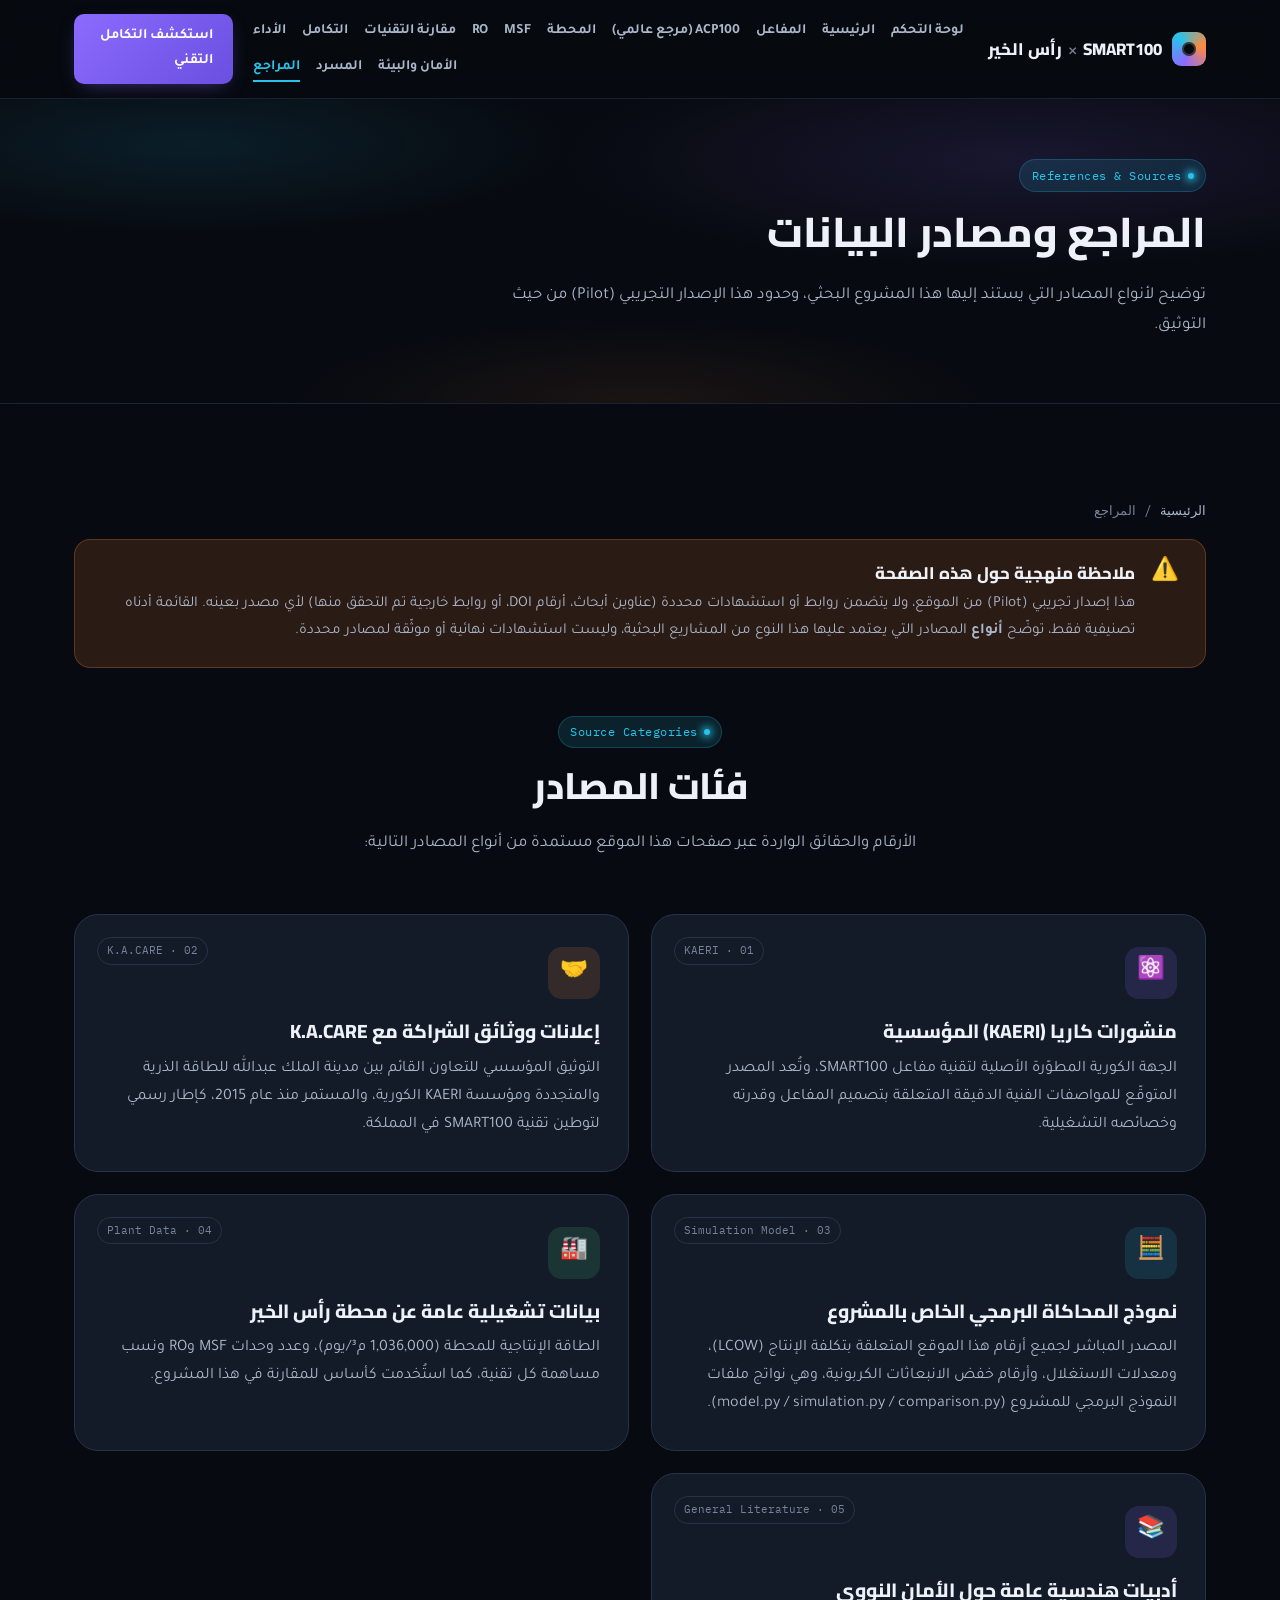
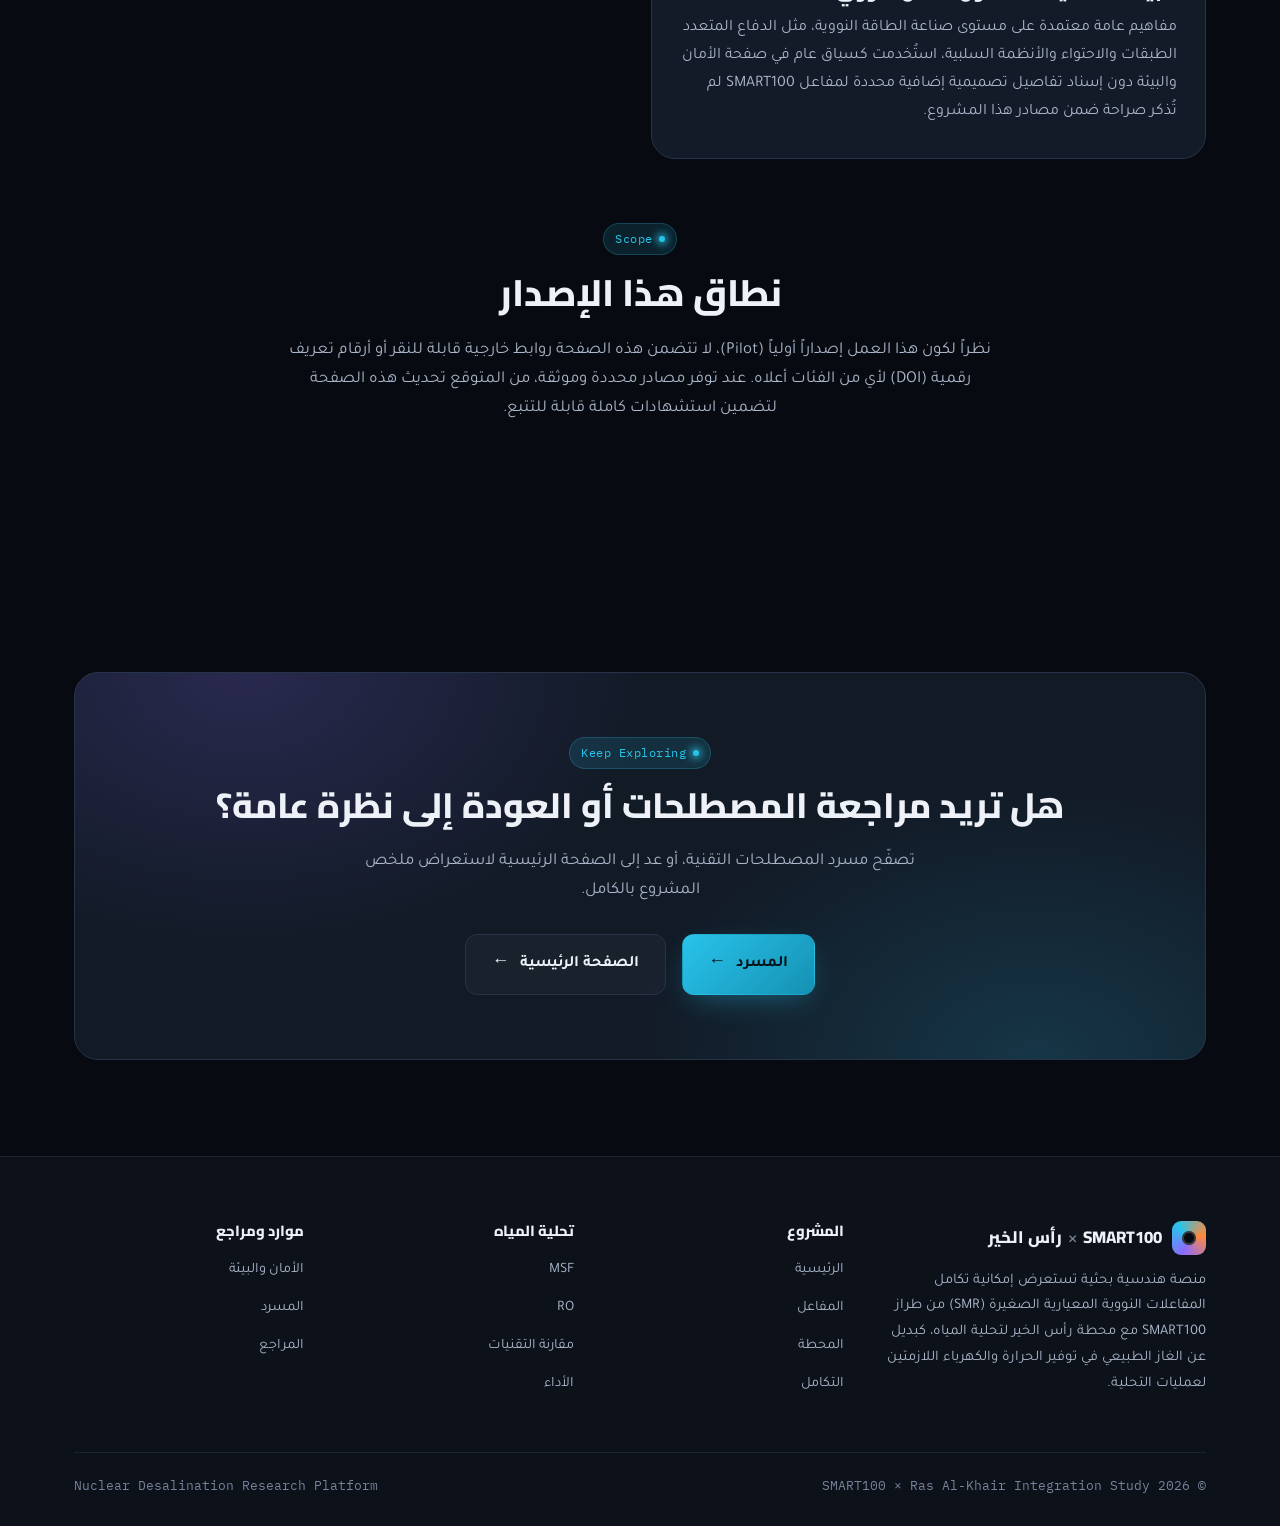
<file: references.html>
<!DOCTYPE html>
<html lang="ar" dir="rtl">
<head>
<meta charset="UTF-8">
<meta name="viewport" content="width=device-width, initial-scale=1.0">
<title>المراجع | SMART100 × رأس الخير</title>
<meta name="description" content="فئات المصادر التي يستند إليها مشروع تكامل مفاعل SMART100 مع محطة رأس الخير، وحدود التوثيق في هذا الإصدار التجريبي.">
<link rel="preconnect" href="https://fonts.googleapis.com">
<link rel="preconnect" href="https://fonts.gstatic.com" crossorigin>
<link href="https://fonts.googleapis.com/css2?family=Cairo:wght@600;700;800;900&family=Tajawal:wght@300;400;500;700;900&family=IBM+Plex+Mono:wght@500;600&display=swap" rel="stylesheet">
<link rel="stylesheet" href="css/style.css">
<link rel="stylesheet" href="css/components.css">
<link rel="stylesheet" href="css/evidence-badges.css">
</head>
<body>

<a href="#main-content" class="skip-link">تخطي إلى المحتوى الرئيسي</a>

<!-- ============ NAV ============ -->
<nav class="nav">
  <div class="nav-inner">
    <a href="index.html" class="brand" aria-label="الصفحة الرئيسية">
      <span class="brand-mark" aria-hidden="true"></span>
      <span>SMART100 <span class="x">×</span> رأس الخير</span>
    </a>
    <button class="nav-toggle" aria-label="فتح القائمة" aria-expanded="false">
      <span></span><span></span><span></span>
    </button>
    <ul class="nav-links">
      <li><a href="dashboard.html">لوحة التحكم</a></li>
      <li><a href="index.html">الرئيسية</a></li>
      <li><a href="reactor.html">المفاعل</a></li>
      <li><a href="acp100-benchmark.html">ACP100 (مرجع عالمي)</a></li>
      <li><a href="plant.html">المحطة</a></li>
      <li><a href="msf.html">MSF</a></li>
      <li><a href="ro.html">RO</a></li>
      <li><a href="tech-comparison.html">مقارنة التقنيات</a></li>
      <li><a href="integration.html">التكامل</a></li>
      <li><a href="performance.html">الأداء</a></li>
      <li><a href="safety.html">الأمان والبيئة</a></li>
      <li><a href="glossary.html">المسرد</a></li>
      <li><a href="references.html" aria-current="page">المراجع</a></li>
    </ul>
    <a href="integration.html" class="nav-cta">استكشف التكامل التقني</a>
  </div>
</nav>

<!-- ============ PAGE HERO ============ -->
<header class="page-hero">
  <div class="container">
    <span class="eyebrow">References &amp; Sources</span>
    <h1>المراجع ومصادر البيانات</h1>
    <p class="lead">
      توضيح لأنواع المصادر التي يستند إليها هذا المشروع البحثي، وحدود هذا الإصدار التجريبي (Pilot)
      من حيث التوثيق.
    </p>
  </div>
</header>

<main id="main-content">
  <section class="section" id="references">
    <div class="container">
      <p class="breadcrumb"><a href="index.html">الرئيسية</a> / المراجع</p>

      <div class="callout">
        <span class="callout-icon" aria-hidden="true">⚠️</span>
        <div>
          <h2>ملاحظة منهجية حول هذه الصفحة</h2>
          <p>
            هذا إصدار تجريبي (Pilot) من الموقع، ولا يتضمن روابط أو استشهادات محددة (عناوين أبحاث،
            أرقام DOI، أو روابط خارجية تم التحقق منها) لأي مصدر بعينه. القائمة أدناه تصنيفية فقط،
            توضّح <strong>أنواع</strong> المصادر التي يعتمد عليها هذا النوع من المشاريع البحثية،
            وليست استشهادات نهائية أو موثّقة لمصادر محددة.
          </p>
        </div>
      </div>

      <div class="section-head">
        <span class="eyebrow">Source Categories</span>
        <h2>فئات المصادر</h2>
        <p>الأرقام والحقائق الواردة عبر صفحات هذا الموقع مستمدة من أنواع المصادر التالية:</p>
      </div>

      <div class="ref-grid">
        <article class="card tone-reactor reveal">
          <span class="card-tag">01 · KAERI</span>
          <div class="card-icon">⚛️</div>
          <h3>منشورات كاريا (KAERI) المؤسسية</h3>
          <p>
            الجهة الكورية المطوّرة الأصلية لتقنية مفاعل SMART100، وتُعد المصدر المتوقّع للمواصفات
            الفنية الدقيقة المتعلقة بتصميم المفاعل وقدرته وخصائصه التشغيلية.
          </p>
        </article>

        <article class="card tone-partner reveal">
          <span class="card-tag">02 · K.A.CARE</span>
          <div class="card-icon">🤝</div>
          <h3>إعلانات ووثائق الشراكة مع K.A.CARE</h3>
          <p>
            التوثيق المؤسسي للتعاون القائم بين مدينة الملك عبدالله للطاقة الذرية والمتجددة ومؤسسة
            KAERI الكورية، والمستمر منذ عام 2015، كإطار رسمي لتوطين تقنية SMART100 في المملكة.
          </p>
        </article>

        <article class="card tone-plant reveal">
          <span class="card-tag">03 · Simulation Model</span>
          <div class="card-icon">🧮</div>
          <h3>نموذج المحاكاة البرمجي الخاص بالمشروع</h3>
          <p>
            المصدر المباشر لجميع أرقام هذا الموقع المتعلقة بتكلفة الإنتاج (LCOW)، ومعدلات
            الاستغلال، وأرقام خفض الانبعاثات الكربونية، وهي نواتج ملفات النموذج البرمجي للمشروع
            (model.py / simulation.py / comparison.py).
          </p>
        </article>

        <article class="card tone-why reveal">
          <span class="card-tag">04 · Plant Data</span>
          <div class="card-icon">🏭</div>
          <h3>بيانات تشغيلية عامة عن محطة رأس الخير</h3>
          <p>
            الطاقة الإنتاجية للمحطة (1,036,000 م³/يوم)، وعدد وحدات MSF وRO ونسب مساهمة كل تقنية،
            كما استُخدمت كأساس للمقارنة في هذا المشروع.
          </p>
        </article>

        <article class="card tone-reactor reveal">
          <span class="card-tag">05 · General Literature</span>
          <div class="card-icon">📚</div>
          <h3>أدبيات هندسية عامة حول الأمان النووي</h3>
          <p>
            مفاهيم عامة معتمدة على مستوى صناعة الطاقة النووية، مثل الدفاع المتعدد الطبقات والاحتواء
            والأنظمة السلبية، استُخدمت كسياق عام في صفحة الأمان والبيئة دون إسناد تفاصيل تصميمية
            إضافية محددة لمفاعل SMART100 لم تُذكر صراحة ضمن مصادر هذا المشروع.
          </p>
        </article>
      </div>

      <div class="section-head" style="margin-top:64px;">
        <span class="eyebrow">Scope</span>
        <h2>نطاق هذا الإصدار</h2>
        <p>
          نظراً لكون هذا العمل إصداراً أولياً (Pilot)، لا تتضمن هذه الصفحة روابط خارجية قابلة للنقر
          أو أرقام تعريف رقمية (DOI) لأي من الفئات أعلاه. عند توفر مصادر محددة وموثقة، من المتوقع
          تحديث هذه الصفحة لتضمين استشهادات كاملة قابلة للتتبع.
        </p>
      </div>
    </div>
  </section>

  <!-- ============ CTA ============ -->
  <section class="section" id="cta">
    <div class="container">
      <div class="cta-band">
        <span class="eyebrow">Keep Exploring</span>
        <h2>هل تريد مراجعة المصطلحات أو العودة إلى نظرة عامة؟</h2>
        <p>
          تصفّح مسرد المصطلحات التقنية، أو عد إلى الصفحة الرئيسية لاستعراض ملخص المشروع بالكامل.
        </p>
        <div class="hero-ctas">
          <a href="glossary.html" class="btn btn-primary">المسرد <span class="btn-arrow">←</span></a>
          <a href="index.html" class="btn btn-secondary">الصفحة الرئيسية <span class="btn-arrow">←</span></a>
        </div>
      </div>
    </div>
  </section>
</main>

<!-- ============ FOOTER ============ -->
<footer>
  <div class="container">
    <div class="footer-grid">
      <div class="footer-brand">
        <a href="index.html" class="brand" style="margin-bottom:14px;">
          <span class="brand-mark" aria-hidden="true"></span>
          <span>SMART100 <span class="x">×</span> رأس الخير</span>
        </a>
        <p>
          منصة هندسية بحثية تستعرض إمكانية تكامل المفاعلات النووية المعيارية الصغيرة
          (SMR) من طراز SMART100 مع محطة رأس الخير لتحلية المياه، كبديل عن الغاز
          الطبيعي في توفير الحرارة والكهرباء اللازمتين لعمليات التحلية.
        </p>
      </div>
      <div class="footer-col">
        <h4>المشروع</h4>
        <ul>
          <li><a href="index.html">الرئيسية</a></li>
          <li><a href="reactor.html">المفاعل</a></li>
          <li><a href="plant.html">المحطة</a></li>
          <li><a href="integration.html">التكامل</a></li>
        </ul>
      </div>
      <div class="footer-col">
        <h4>تحلية المياه</h4>
        <ul>
          <li><a href="msf.html">MSF</a></li>
          <li><a href="ro.html">RO</a></li>
          <li><a href="tech-comparison.html">مقارنة التقنيات</a></li>
          <li><a href="performance.html">الأداء</a></li>
        </ul>
      </div>
      <div class="footer-col">
        <h4>موارد ومراجع</h4>
        <ul>
          <li><a href="safety.html">الأمان والبيئة</a></li>
          <li><a href="glossary.html">المسرد</a></li>
          <li><a href="references.html">المراجع</a></li>
        </ul>
      </div>
    </div>
    <div class="footer-bottom">
      <span>© 2026 SMART100 × Ras Al-Khair Integration Study</span>
      <span>Nuclear Desalination Research Platform</span>
    </div>
  </div>
</footer>

<script src="js/main.js"></script>
<script src="js/ui-kit.js"></script>
</body>
</html>
</file>
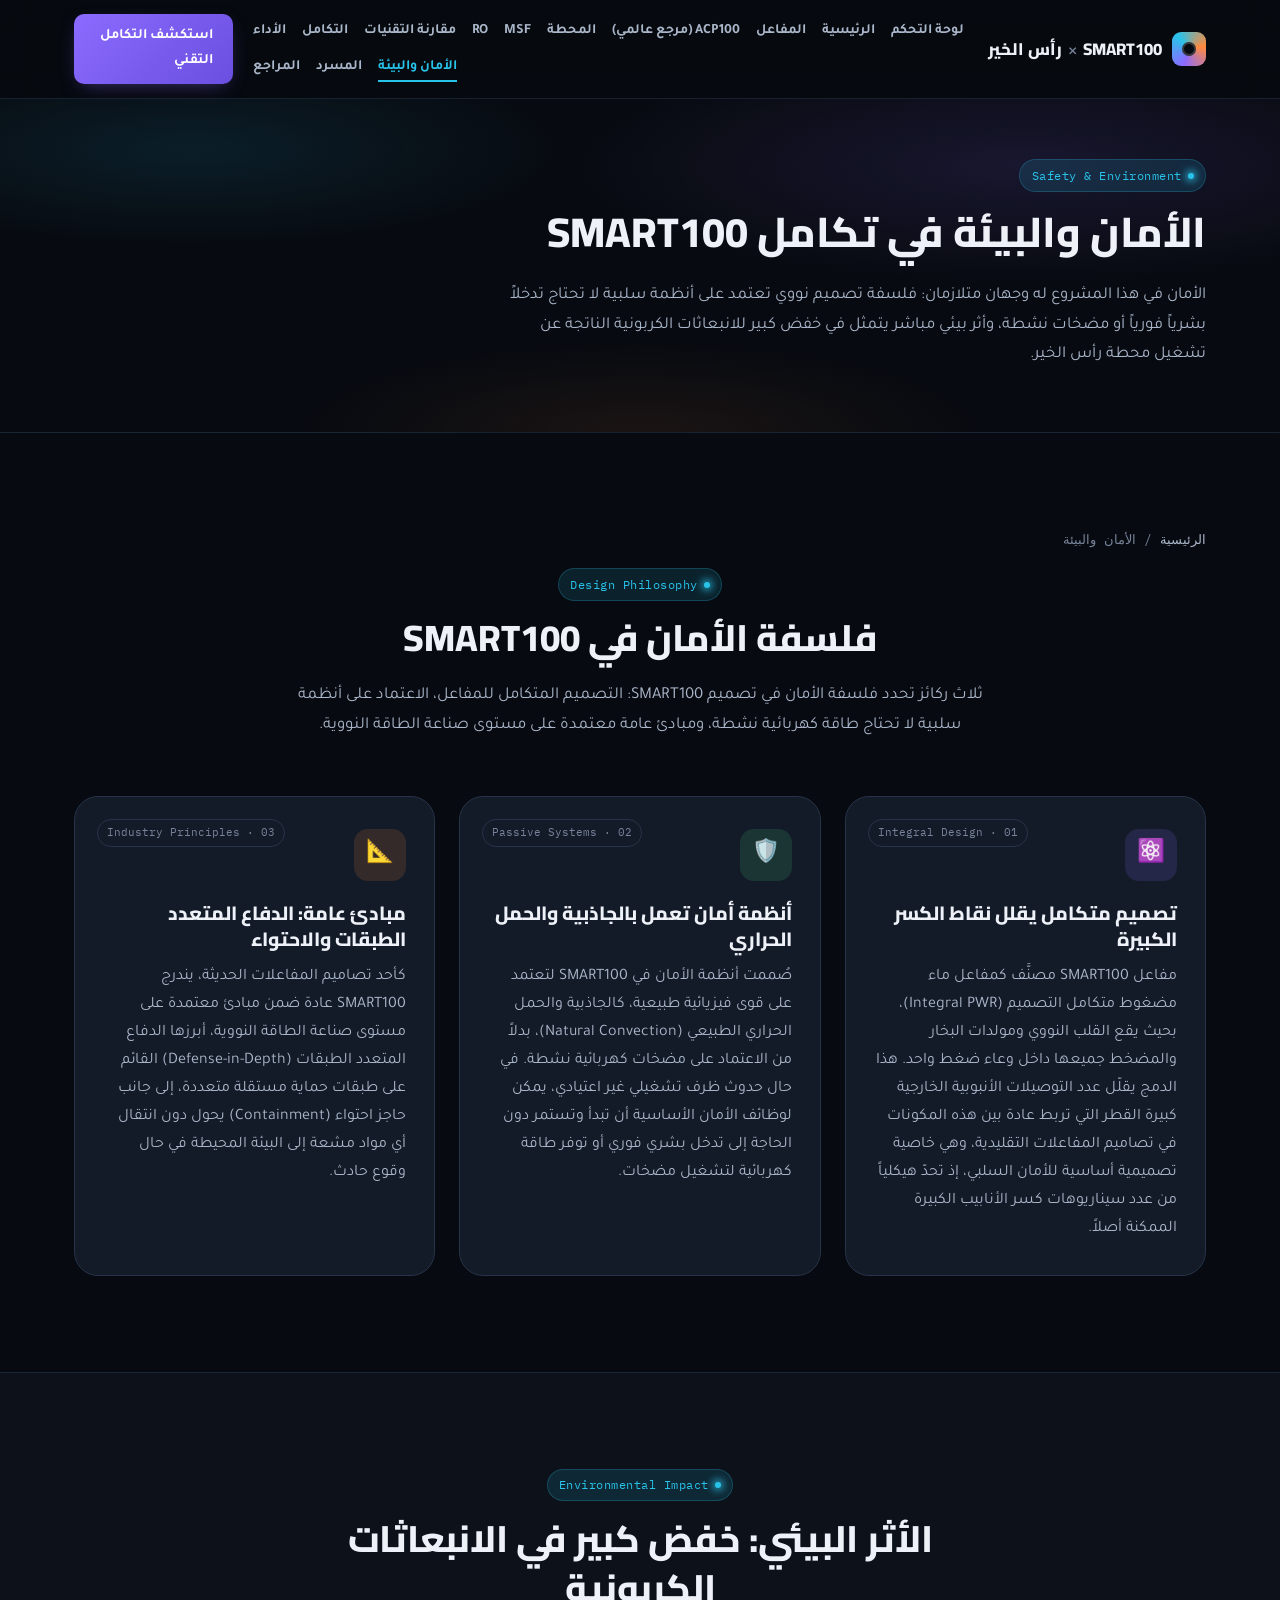
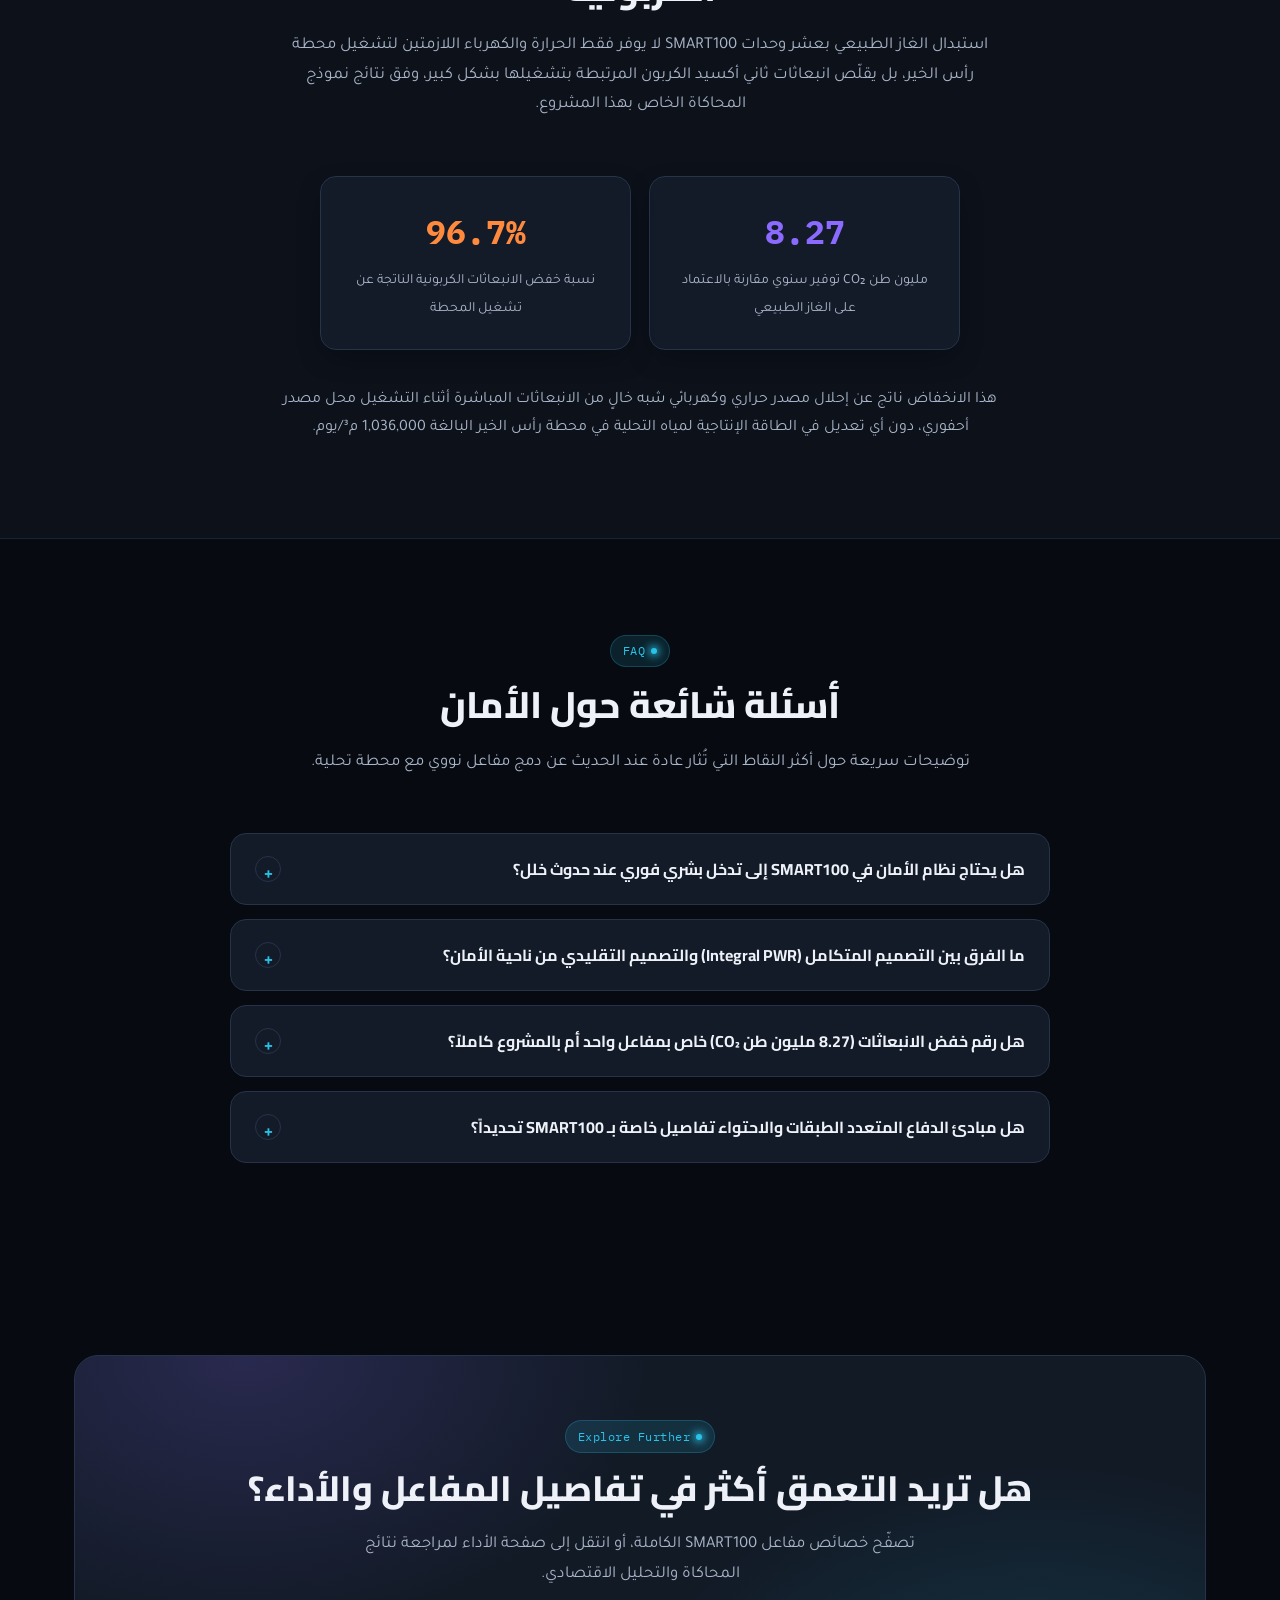
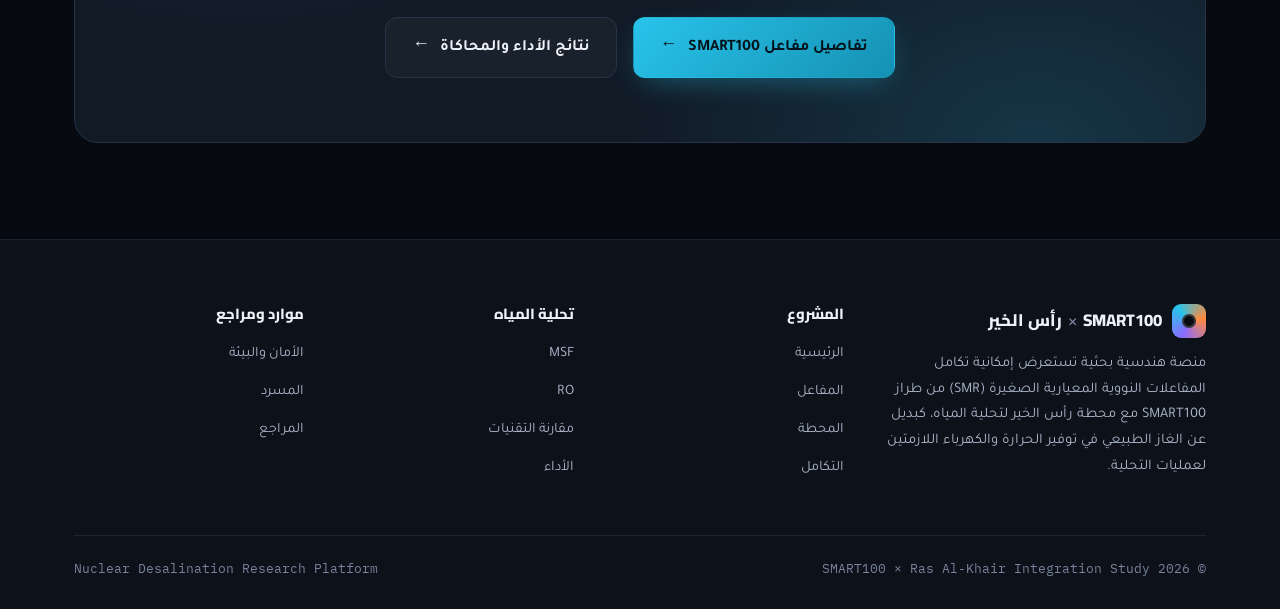
<file: safety.html>
<!DOCTYPE html>
<html lang="ar" dir="rtl">
<head>
<meta charset="UTF-8">
<meta name="viewport" content="width=device-width, initial-scale=1.0">
<title>الأمان والبيئة | SMART100 × رأس الخير</title>
<meta name="description" content="فلسفة الأمان السلبي في مفاعل SMART100، وكيف يقلل التصميم المتكامل (Integral PWR) من مخاطر كسر الأنابيب الكبيرة، إلى جانب الأثر البيئي لخفض الانبعاثات الكربونية.">
<link rel="preconnect" href="https://fonts.googleapis.com">
<link rel="preconnect" href="https://fonts.gstatic.com" crossorigin>
<link href="https://fonts.googleapis.com/css2?family=Cairo:wght@600;700;800;900&family=Tajawal:wght@300;400;500;700;900&family=IBM+Plex+Mono:wght@500;600&display=swap" rel="stylesheet">
<link rel="stylesheet" href="css/style.css">
<link rel="stylesheet" href="css/components.css">
<link rel="stylesheet" href="css/evidence-badges.css">
</head>
<body>

<a href="#main-content" class="skip-link">تخطي إلى المحتوى الرئيسي</a>

<!-- ============ NAV ============ -->
<nav class="nav">
  <div class="nav-inner">
    <a href="index.html" class="brand" aria-label="الصفحة الرئيسية">
      <span class="brand-mark" aria-hidden="true"></span>
      <span>SMART100 <span class="x">×</span> رأس الخير</span>
    </a>
    <button class="nav-toggle" aria-label="فتح القائمة" aria-expanded="false">
      <span></span><span></span><span></span>
    </button>
    <ul class="nav-links">
      <li><a href="dashboard.html">لوحة التحكم</a></li>
      <li><a href="index.html">الرئيسية</a></li>
      <li><a href="reactor.html">المفاعل</a></li>
      <li><a href="acp100-benchmark.html">ACP100 (مرجع عالمي)</a></li>
      <li><a href="plant.html">المحطة</a></li>
      <li><a href="msf.html">MSF</a></li>
      <li><a href="ro.html">RO</a></li>
      <li><a href="tech-comparison.html">مقارنة التقنيات</a></li>
      <li><a href="integration.html">التكامل</a></li>
      <li><a href="performance.html">الأداء</a></li>
      <li><a href="safety.html" aria-current="page">الأمان والبيئة</a></li>
      <li><a href="glossary.html">المسرد</a></li>
      <li><a href="references.html">المراجع</a></li>
    </ul>
    <a href="integration.html" class="nav-cta">استكشف التكامل التقني</a>
  </div>
</nav>

<!-- ============ PAGE HERO ============ -->
<header class="page-hero">
  <div class="container">
    <span class="eyebrow">Safety &amp; Environment</span>
    <h1>الأمان والبيئة في تكامل SMART100</h1>
    <p class="lead">
      الأمان في هذا المشروع له وجهان متلازمان: فلسفة تصميم نووي تعتمد على أنظمة سلبية لا تحتاج
      تدخلاً بشرياً فورياً أو مضخات نشطة، وأثر بيئي مباشر يتمثل في خفض كبير للانبعاثات الكربونية
      الناتجة عن تشغيل محطة رأس الخير.
    </p>
  </div>
</header>

<main id="main-content">

  <!-- ============ SAFETY PILLARS ============ -->
  <section class="section" id="design">
    <div class="container">
      <p class="breadcrumb"><a href="index.html">الرئيسية</a> / الأمان والبيئة</p>
      <div class="section-head">
        <span class="eyebrow">Design Philosophy</span>
        <h2>فلسفة الأمان في SMART100</h2>
        <p>
          ثلاث ركائز تحدد فلسفة الأمان في تصميم SMART100: التصميم المتكامل للمفاعل، الاعتماد على
          أنظمة سلبية لا تحتاج طاقة كهربائية نشطة، ومبادئ عامة معتمدة على مستوى صناعة الطاقة النووية.
        </p>
      </div>
      <div class="cards-3">
        <article class="card tone-reactor reveal">
          <span class="card-tag">01 · Integral Design</span>
          <div class="card-icon">⚛️</div>
          <h3>تصميم متكامل يقلل نقاط الكسر الكبيرة</h3>
          <p>
            مفاعل SMART100 مصنَّف كمفاعل ماء مضغوط متكامل التصميم (Integral PWR)، بحيث يقع القلب
            النووي ومولدات البخار والمضخط جميعها داخل وعاء ضغط واحد. هذا الدمج يقلّل عدد التوصيلات
            الأنبوبية الخارجية كبيرة القطر التي تربط عادة بين هذه المكونات في تصاميم المفاعلات
            التقليدية، وهي خاصية تصميمية أساسية للأمان السلبي، إذ تحدّ هيكلياً من عدد سيناريوهات
            كسر الأنابيب الكبيرة الممكنة أصلاً.
          </p>
        </article>

        <article class="card tone-why reveal">
          <span class="card-tag">02 · Passive Systems</span>
          <div class="card-icon">🛡️</div>
          <h3>أنظمة أمان تعمل بالجاذبية والحمل الحراري</h3>
          <p>
            صُممت أنظمة الأمان في SMART100 لتعتمد على قوى فيزيائية طبيعية، كالجاذبية والحمل الحراري
            الطبيعي (Natural Convection)، بدلاً من الاعتماد على مضخات كهربائية نشطة. في حال حدوث
            ظرف تشغيلي غير اعتيادي، يمكن لوظائف الأمان الأساسية أن تبدأ وتستمر دون الحاجة إلى تدخل
            بشري فوري أو توفر طاقة كهربائية لتشغيل مضخات.
          </p>
        </article>

        <article class="card tone-partner reveal">
          <span class="card-tag">03 · Industry Principles</span>
          <div class="card-icon">📐</div>
          <h3>مبادئ عامة: الدفاع المتعدد الطبقات والاحتواء</h3>
          <p>
            كأحد تصاميم المفاعلات الحديثة، يندرج SMART100 عادة ضمن مبادئ معتمدة على مستوى صناعة
            الطاقة النووية، أبرزها الدفاع المتعدد الطبقات (Defense-in-Depth) القائم على طبقات حماية
            مستقلة متعددة، إلى جانب حاجز احتواء (Containment) يحول دون انتقال أي مواد مشعة إلى
            البيئة المحيطة في حال وقوع حادث.
          </p>
        </article>
      </div>
    </div>
  </section>

  <!-- ============ ENVIRONMENTAL IMPACT ============ -->
  <section class="section section-alt" id="environment">
    <div class="container">
      <div class="section-head">
        <span class="eyebrow">Environmental Impact</span>
        <h2>الأثر البيئي: خفض كبير في الانبعاثات الكربونية</h2>
        <p>
          استبدال الغاز الطبيعي بعشر وحدات SMART100 لا يوفر فقط الحرارة والكهرباء اللازمتين لتشغيل
          محطة رأس الخير، بل يقلّص انبعاثات ثاني أكسيد الكربون المرتبطة بتشغيلها بشكل كبير، وفق
          نتائج نموذج المحاكاة الخاص بهذا المشروع.
        </p>
      </div>
      <div class="stats-grid cols-2">
        <div class="stat-card reveal">
          <span class="stat-num">8.27</span>
          <span class="stat-label">مليون طن CO₂ توفير سنوي مقارنة بالاعتماد على الغاز الطبيعي</span>
        </div>
        <div class="stat-card reveal">
          <span class="stat-num">96.7%</span>
          <span class="stat-label">نسبة خفض الانبعاثات الكربونية الناتجة عن تشغيل المحطة</span>
        </div>
      </div>
      <p style="max-width:760px;margin:36px auto 0;text-align:center;">
        هذا الانخفاض ناتج عن إحلال مصدر حراري وكهربائي شبه خالٍ من الانبعاثات المباشرة أثناء
        التشغيل محل مصدر أحفوري، دون أي تعديل في الطاقة الإنتاجية لمياه التحلية في محطة رأس الخير
        البالغة 1,036,000 م³/يوم.
      </p>
    </div>
  </section>

  <!-- ============ FAQ ============ -->
  <section class="section" id="faq">
    <div class="container">
      <div class="section-head">
        <span class="eyebrow">FAQ</span>
        <h2>أسئلة شائعة حول الأمان</h2>
        <p>توضيحات سريعة حول أكثر النقاط التي تُثار عادة عند الحديث عن دمج مفاعل نووي مع محطة تحلية.</p>
      </div>

      <div class="accordion">
        <div class="accordion-item">
          <button class="accordion-trigger" aria-expanded="false" aria-controls="faq-1" id="faq-1-trigger">
            <span>هل يحتاج نظام الأمان في SMART100 إلى تدخل بشري فوري عند حدوث خلل؟</span>
            <span class="accordion-icon" aria-hidden="true">+</span>
          </button>
          <div class="accordion-panel" id="faq-1" role="region" aria-labelledby="faq-1-trigger">
            <div class="accordion-panel-inner">
              <p>
                لا. الفلسفة التصميمية لأنظمة الأمان في SMART100 تعتمد على قوى فيزيائية سلبية
                كالجاذبية والحمل الحراري الطبيعي، بحيث تعمل هذه الأنظمة دون الحاجة إلى تدخل بشري
                فوري أو تشغيل مضخات كهربائية نشطة في الحالات غير الاعتيادية.
              </p>
            </div>
          </div>
        </div>

        <div class="accordion-item">
          <button class="accordion-trigger" aria-expanded="false" aria-controls="faq-2" id="faq-2-trigger">
            <span>ما الفرق بين التصميم المتكامل (Integral PWR) والتصميم التقليدي من ناحية الأمان؟</span>
            <span class="accordion-icon" aria-hidden="true">+</span>
          </button>
          <div class="accordion-panel" id="faq-2" role="region" aria-labelledby="faq-2-trigger">
            <div class="accordion-panel-inner">
              <p>
                في التصميم المتكامل، يوضع القلب النووي ومولدات البخار والمضخط داخل وعاء ضغط واحد
                بدلاً من ربطها بأنابيب خارجية كبيرة القطر كما في التصاميم التقليدية، وهو ما يقلل
                هيكلياً عدد سيناريوهات كسر الأنابيب الكبيرة الممكنة أصلاً.
              </p>
            </div>
          </div>
        </div>

        <div class="accordion-item">
          <button class="accordion-trigger" aria-expanded="false" aria-controls="faq-3" id="faq-3-trigger">
            <span>هل رقم خفض الانبعاثات (8.27 مليون طن CO₂) خاص بمفاعل واحد أم بالمشروع كاملاً؟</span>
            <span class="accordion-icon" aria-hidden="true">+</span>
          </button>
          <div class="accordion-panel" id="faq-3" role="region" aria-labelledby="faq-3-trigger">
            <div class="accordion-panel-inner">
              <p>
                الرقم يعكس الأثر الكلي لاستبدال الغاز الطبيعي بعشر وحدات SMART100 كمصدر حراري
                وكهربائي لكامل محطة رأس الخير، كما ورد في نتائج نموذج المحاكاة الخاص بهذا المشروع،
                وليس مرتبطاً بوحدة واحدة بمفردها.
              </p>
            </div>
          </div>
        </div>

        <div class="accordion-item">
          <button class="accordion-trigger" aria-expanded="false" aria-controls="faq-4" id="faq-4-trigger">
            <span>هل مبادئ الدفاع المتعدد الطبقات والاحتواء تفاصيل خاصة بـ SMART100 تحديداً؟</span>
            <span class="accordion-icon" aria-hidden="true">+</span>
          </button>
          <div class="accordion-panel" id="faq-4" role="region" aria-labelledby="faq-4-trigger">
            <div class="accordion-panel-inner">
              <p>
                لا، هذان المفهومان (الدفاع المتعدد الطبقات والاحتواء) مبادئ عامة معتمدة على مستوى
                صناعة الطاقة النووية ككل، وتُذكر هنا كسياق عام يساعد على فهم فلسفة الأمان النووي،
                دون الادّعاء بتفاصيل تصميمية إضافية محددة لمفاعل SMART100 لم تُذكر صراحة ضمن مصادر
                هذا المشروع.
              </p>
            </div>
          </div>
        </div>
      </div>
    </div>
  </section>

  <!-- ============ CTA ============ -->
  <section class="section" id="cta">
    <div class="container">
      <div class="cta-band">
        <span class="eyebrow">Explore Further</span>
        <h2>هل تريد التعمق أكثر في تفاصيل المفاعل والأداء؟</h2>
        <p>
          تصفّح خصائص مفاعل SMART100 الكاملة، أو انتقل إلى صفحة الأداء لمراجعة نتائج المحاكاة
          والتحليل الاقتصادي.
        </p>
        <div class="hero-ctas">
          <a href="reactor.html" class="btn btn-primary">تفاصيل مفاعل SMART100 <span class="btn-arrow">←</span></a>
          <a href="performance.html" class="btn btn-secondary">نتائج الأداء والمحاكاة <span class="btn-arrow">←</span></a>
        </div>
      </div>
    </div>
  </section>

</main>

<!-- ============ FOOTER ============ -->
<footer>
  <div class="container">
    <div class="footer-grid">
      <div class="footer-brand">
        <a href="index.html" class="brand" style="margin-bottom:14px;">
          <span class="brand-mark" aria-hidden="true"></span>
          <span>SMART100 <span class="x">×</span> رأس الخير</span>
        </a>
        <p>
          منصة هندسية بحثية تستعرض إمكانية تكامل المفاعلات النووية المعيارية الصغيرة
          (SMR) من طراز SMART100 مع محطة رأس الخير لتحلية المياه، كبديل عن الغاز
          الطبيعي في توفير الحرارة والكهرباء اللازمتين لعمليات التحلية.
        </p>
      </div>
      <div class="footer-col">
        <h4>المشروع</h4>
        <ul>
          <li><a href="index.html">الرئيسية</a></li>
          <li><a href="reactor.html">المفاعل</a></li>
          <li><a href="plant.html">المحطة</a></li>
          <li><a href="integration.html">التكامل</a></li>
        </ul>
      </div>
      <div class="footer-col">
        <h4>تحلية المياه</h4>
        <ul>
          <li><a href="msf.html">MSF</a></li>
          <li><a href="ro.html">RO</a></li>
          <li><a href="tech-comparison.html">مقارنة التقنيات</a></li>
          <li><a href="performance.html">الأداء</a></li>
        </ul>
      </div>
      <div class="footer-col">
        <h4>موارد ومراجع</h4>
        <ul>
          <li><a href="safety.html">الأمان والبيئة</a></li>
          <li><a href="glossary.html">المسرد</a></li>
          <li><a href="references.html">المراجع</a></li>
        </ul>
      </div>
    </div>
    <div class="footer-bottom">
      <span>© 2026 SMART100 × Ras Al-Khair Integration Study</span>
      <span>Nuclear Desalination Research Platform</span>
    </div>
  </div>
</footer>

<script src="js/main.js"></script>
<script src="js/ui-kit.js"></script>
<script>
(function () {
  "use strict";
  document.querySelectorAll(".accordion-trigger").forEach(function (btn) {
    btn.addEventListener("click", function () {
      var expanded = btn.getAttribute("aria-expanded") === "true";
      var panel = document.getElementById(btn.getAttribute("aria-controls"));
      btn.setAttribute("aria-expanded", String(!expanded));
      if (panel) {
        panel.style.maxHeight = expanded ? null : panel.scrollHeight + "px";
      }
    });
  });
})();
</script>
</body>
</html>
</file>
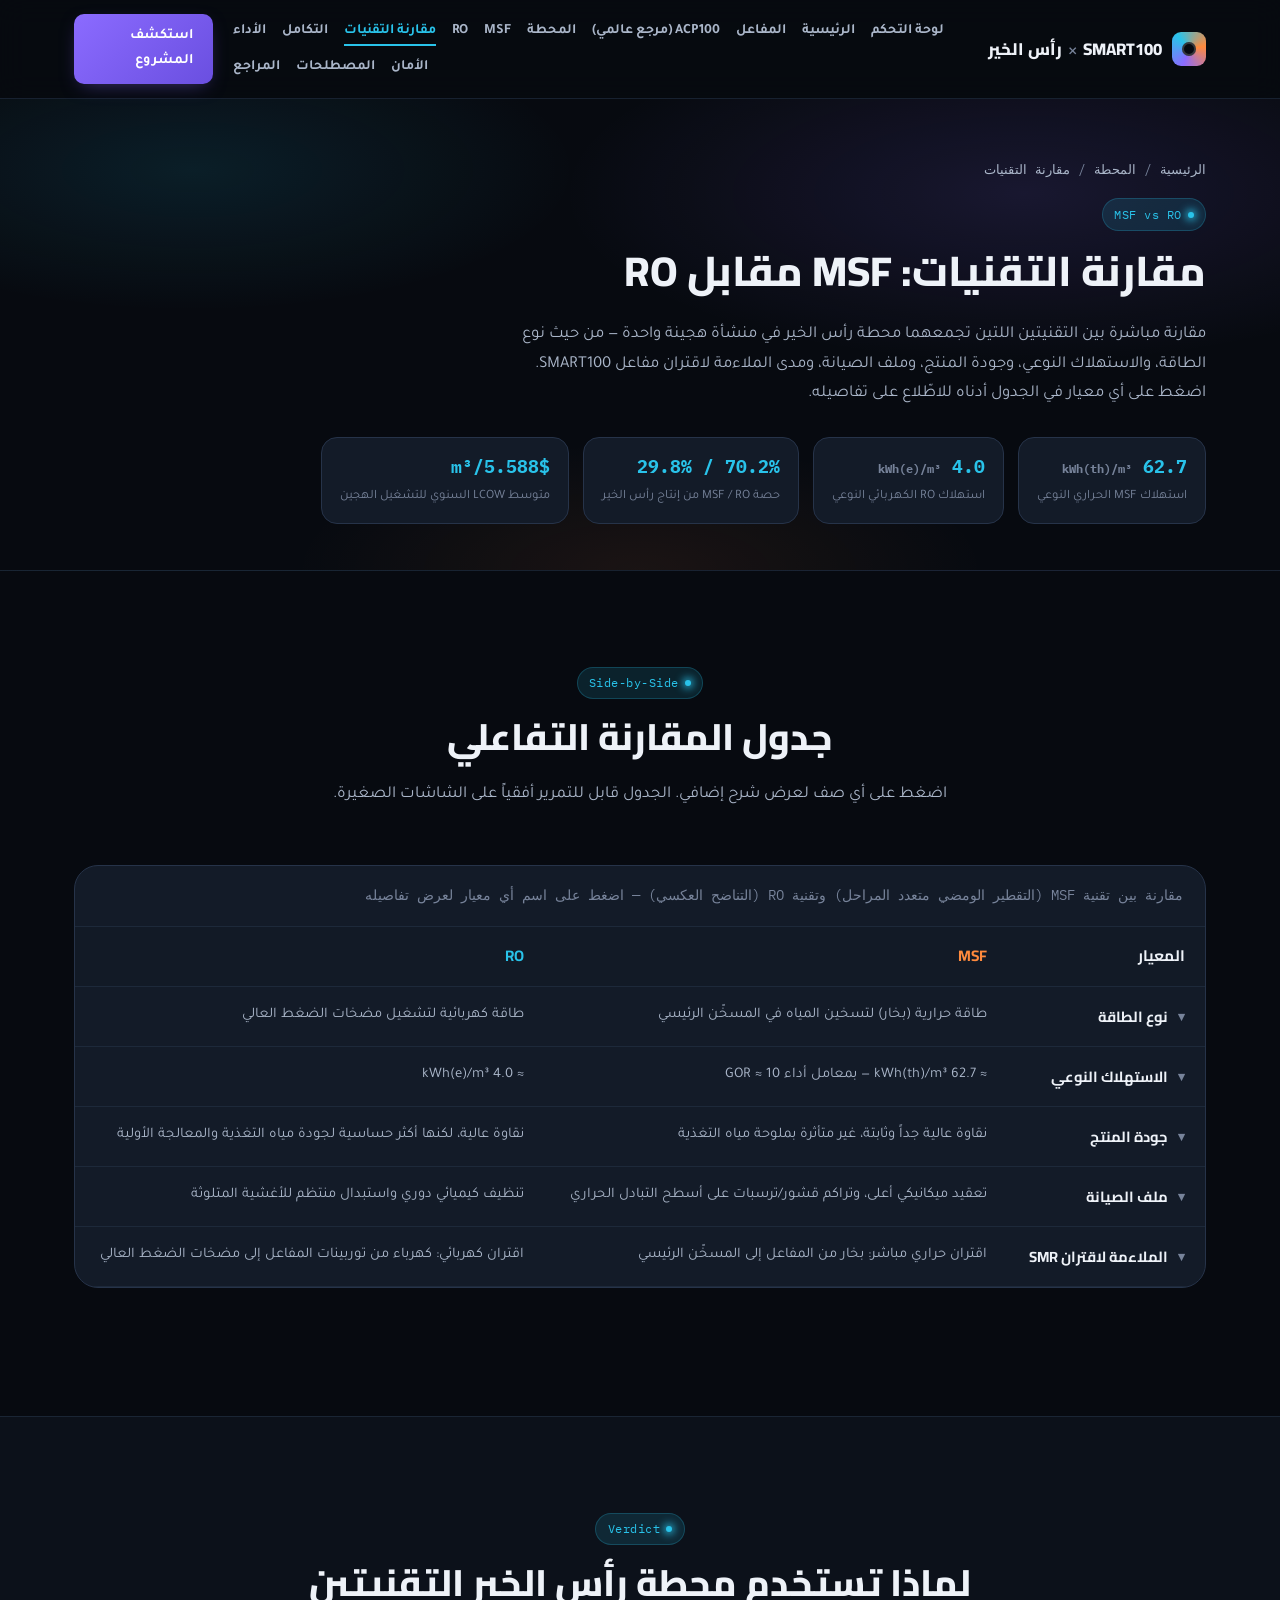
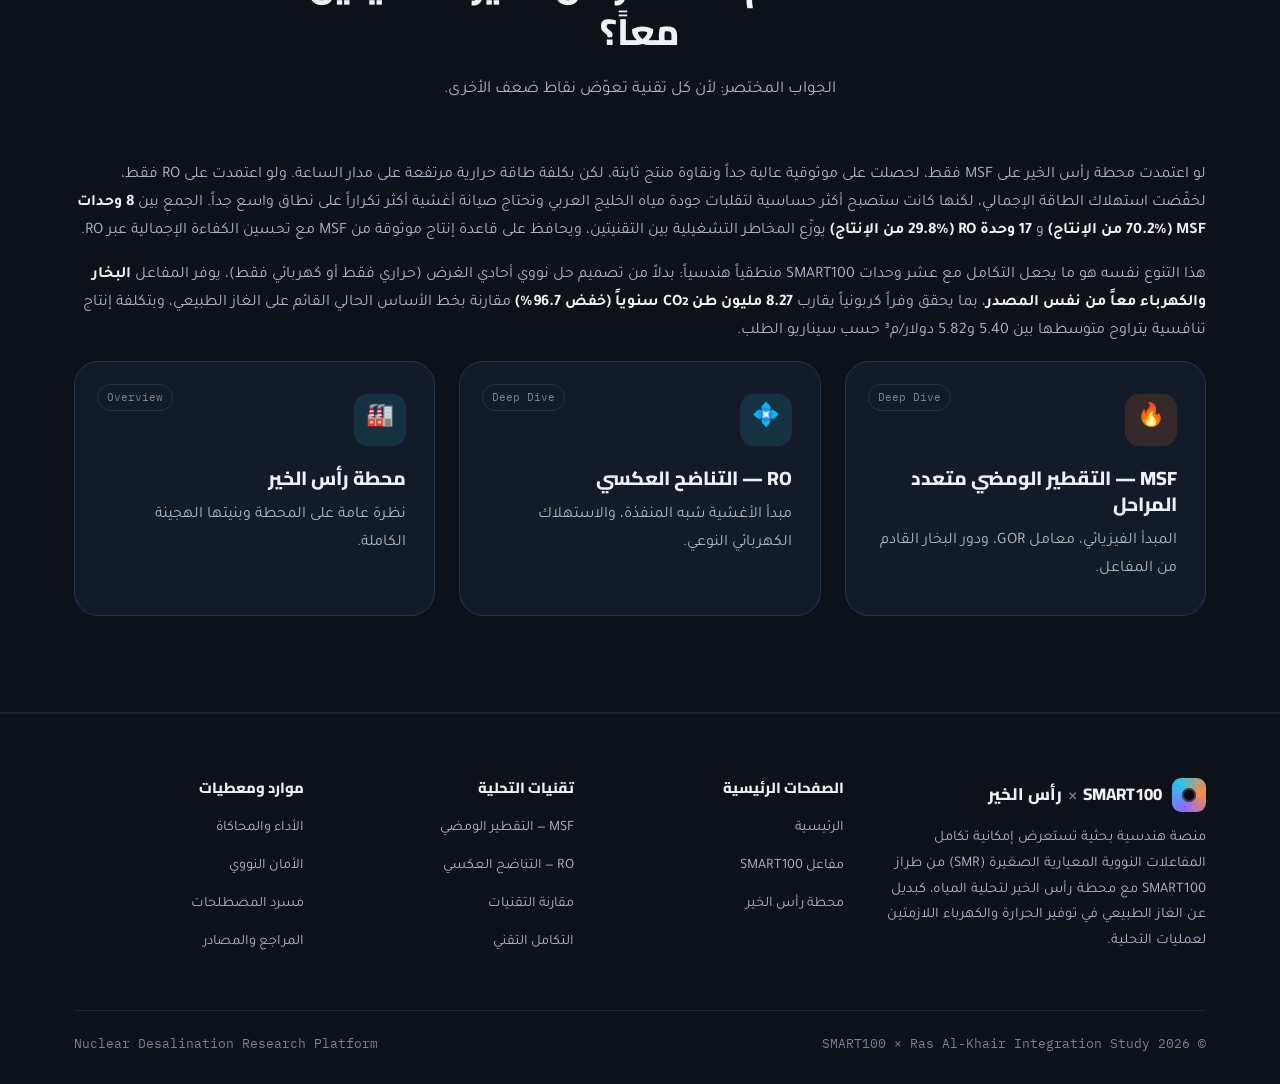
<file: tech-comparison.html>
<!DOCTYPE html>
<html lang="ar" dir="rtl">
<head>
<meta charset="UTF-8">
<meta name="viewport" content="width=device-width, initial-scale=1.0">
<title>مقارنة التقنيات | SMART100 × رأس الخير</title>
<meta name="description" content="مقارنة تفاعلية جنباً إلى جنب بين تقنيتي MSF وRO من حيث نوع الطاقة والاستهلاك النوعي وجودة المنتج وملف الصيانة والملاءمة لاقتران مفاعل SMART100، مع خلاصة عن الحل الهجين.">
<link rel="preconnect" href="https://fonts.googleapis.com">
<link rel="preconnect" href="https://fonts.gstatic.com" crossorigin>
<link href="https://fonts.googleapis.com/css2?family=Cairo:wght@600;700;800;900&family=Tajawal:wght@300;400;500;700;900&family=IBM+Plex+Mono:wght@500;600&display=swap" rel="stylesheet">
<link rel="stylesheet" href="css/style.css">
<link rel="stylesheet" href="css/components.css">
<link rel="stylesheet" href="css/evidence-badges.css">
</head>
<body>

<a class="skip-link" href="#main-content">تجاوز إلى المحتوى الرئيسي</a>

<!-- ============ NAV ============ -->
<nav class="nav" aria-label="التنقل الرئيسي">
  <div class="nav-inner">
    <a href="index.html" class="brand" aria-label="الصفحة الرئيسية">
      <span class="brand-mark" aria-hidden="true"></span>
      <span>SMART100 <span class="x">×</span> رأس الخير</span>
    </a>
    <button class="nav-toggle" aria-label="فتح القائمة" aria-expanded="false">
      <span></span><span></span><span></span>
    </button>
    <ul class="nav-links">
      <li><a href="dashboard.html">لوحة التحكم</a></li>
      <li><a href="index.html">الرئيسية</a></li>
      <li><a href="reactor.html">المفاعل</a></li>
      <li><a href="acp100-benchmark.html">ACP100 (مرجع عالمي)</a></li>
      <li><a href="plant.html">المحطة</a></li>
      <li><a href="msf.html">MSF</a></li>
      <li><a href="ro.html">RO</a></li>
      <li><a href="tech-comparison.html" aria-current="page">مقارنة التقنيات</a></li>
      <li><a href="integration.html">التكامل</a></li>
      <li><a href="performance.html">الأداء</a></li>
      <li><a href="safety.html">الأمان</a></li>
      <li><a href="glossary.html">المصطلحات</a></li>
      <li><a href="references.html">المراجع</a></li>
    </ul>
    <a href="index.html#cta" class="nav-cta">استكشف المشروع</a>
  </div>
</nav>

<!-- ============ PAGE HERO ============ -->
<header class="page-hero">
  <div class="container">
    <nav class="breadcrumb" aria-label="مسار التصفح">
      <a href="index.html">الرئيسية</a><span class="sep" aria-hidden="true">/</span>
      <a href="plant.html">المحطة</a><span class="sep" aria-hidden="true">/</span>
      <span aria-current="page">مقارنة التقنيات</span>
    </nav>
    <span class="eyebrow">MSF vs RO</span>
    <h1>مقارنة التقنيات: MSF مقابل RO</h1>
    <p class="lead">
      مقارنة مباشرة بين التقنيتين اللتين تجمعهما محطة رأس الخير في منشأة هجينة واحدة — من
      حيث نوع الطاقة، والاستهلاك النوعي، وجودة المنتج، وملف الصيانة، ومدى الملاءمة لاقتران
      مفاعل SMART100. اضغط على أي معيار في الجدول أدناه للاطّلاع على تفاصيله.
    </p>
    <div class="page-hero-stats" role="list" aria-label="أرقام مرجعية للمقارنة">
      <div class="mini-stat" role="listitem"><b>62.7 <span style="font-size:.7em;">kWh(th)/m³</span></b><span>استهلاك MSF الحراري النوعي</span></div>
      <div class="mini-stat" role="listitem"><b>4.0 <span style="font-size:.7em;">kWh(e)/m³</span></b><span>استهلاك RO الكهربائي النوعي</span></div>
      <div class="mini-stat" role="listitem"><b>70.2% / 29.8%</b><span>حصة MSF / RO من إنتاج رأس الخير</span></div>
      <div class="mini-stat" role="listitem"><b>5.588$/m³</b><span>متوسط LCOW السنوي للتشغيل الهجين</span></div>
    </div>
  </div>
</header>

<main id="main-content">

  <!-- ============ COMPARISON TABLE ============ -->
  <section class="section" aria-labelledby="table-h">
    <div class="container">
      <div class="section-head">
        <span class="eyebrow">Side-by-Side</span>
        <h2 id="table-h">جدول المقارنة التفاعلي</h2>
        <p>اضغط على أي صف لعرض شرح إضافي. الجدول قابل للتمرير أفقياً على الشاشات الصغيرة.</p>
      </div>

      <div class="table-wrap" tabindex="0" role="region" aria-label="جدول مقارنة MSF وRO، قابل للتمرير أفقياً">
        <table class="compare-table">
          <caption>مقارنة بين تقنية MSF (التقطير الومضي متعدد المراحل) وتقنية RO (التناضح العكسي) — اضغط على اسم أي معيار لعرض تفاصيله</caption>
          <thead>
            <tr>
              <th scope="col">المعيار</th>
              <th scope="col" class="col-msf">MSF</th>
              <th scope="col" class="col-ro">RO</th>
            </tr>
          </thead>
          <tbody>

            <tr>
              <th scope="row">
                <button type="button" class="row-toggle" aria-expanded="false" aria-controls="detail-energy">
                  <span class="chev" aria-hidden="true">▾</span> نوع الطاقة
                </button>
              </th>
              <td>طاقة حرارية (بخار) لتسخين المياه في المسخّن الرئيسي</td>
              <td>طاقة كهربائية لتشغيل مضخات الضغط العالي</td>
            </tr>
            <tr class="detail-row" id="detail-energy" hidden>
              <td colspan="3">
                تحتاج MSF بخاراً حرارياً يمكن أن يُنقل مباشرة من الدائرة الثانوية لمفاعل
                SMART100 (330 MWth لكل وحدة)، بينما تحتاج RO كهرباء فقط تولّدها توربينات
                المفاعل نفسه (100 MWe لكل وحدة). هذا الفارق الجوهري في نوع الطاقة هو ما يجعل
                رأس الخير بيئة اختبار مزدوجة الاقتران.
              </td>
            </tr>

            <tr>
              <th scope="row">
                <button type="button" class="row-toggle" aria-expanded="false" aria-controls="detail-consumption">
                  <span class="chev" aria-hidden="true">▾</span> الاستهلاك النوعي
                </button>
              </th>
              <td>≈ 62.7 kWh(th)/m³ — بمعامل أداء GOR ≈ 10</td>
              <td>≈ 4.0 kWh(e)/m³</td>
            </tr>
            <tr class="detail-row" id="detail-consumption" hidden>
              <td colspan="3">
                الرقمان غير قابلين للمقارنة المباشرة لأنهما نوعان مختلفان من الطاقة (حرارية
                مقابل كهربائية)، إلا أن كلاهما يُستخدم في نموذج هذا المشروع لحساب تكلفة
                الإنتاج الإجمالية LCOW، التي تتراوح بين 5.40 و5.82 دولار/م³ حسب سيناريو
                الطلب، بمتوسط سنوي فعلي نحو 5.588 دولار/م³ لسيناريو التشغيل الهجين الفعلي
                للمحطة.
              </td>
            </tr>

            <tr>
              <th scope="row">
                <button type="button" class="row-toggle" aria-expanded="false" aria-controls="detail-quality">
                  <span class="chev" aria-hidden="true">▾</span> جودة المنتج
                </button>
              </th>
              <td>نقاوة عالية جداً وثابتة، غير متأثرة بملوحة مياه التغذية</td>
              <td>نقاوة عالية، لكنها أكثر حساسية لجودة مياه التغذية والمعالجة الأولية</td>
            </tr>
            <tr class="detail-row" id="detail-quality" hidden>
              <td colspan="3">
                يفصل التبخر والتكاثف في MSF الماء عن الأملاح فيزيائياً بشكل شبه كامل بصرف
                النظر عن تركيز الملوحة الأصلي، بينما يعتمد RO على سلامة الغشاء ودقة المعالجة
                الأولية للحفاظ على نفس مستوى الجودة، ما يجعله أكثر حساسية لتقلبات مياه البحر
                الداخلة.
              </td>
            </tr>

            <tr>
              <th scope="row">
                <button type="button" class="row-toggle" aria-expanded="false" aria-controls="detail-maintenance">
                  <span class="chev" aria-hidden="true">▾</span> ملف الصيانة
                </button>
              </th>
              <td>تعقيد ميكانيكي أعلى، وتراكم قشور/ترسبات على أسطح التبادل الحراري</td>
              <td>تنظيف كيميائي دوري واستبدال منتظم للأغشية المتلوثة</td>
            </tr>
            <tr class="detail-row" id="detail-maintenance" hidden>
              <td colspan="3">
                صيانة MSF تتركز حول إزالة الترسبات (Scaling) من أسطح المبادلات الحرارية عبر
                دورات تنظيف ميكانيكية أو كيميائية دورية، بينما تتركز صيانة RO حول مكافحة
                انسداد الأغشية (Fouling) عبر التنظيف الكيميائي المتكرر واستبدال عناصر الغشاء
                عند انتهاء عمرها التشغيلي.
              </td>
            </tr>

            <tr>
              <th scope="row">
                <button type="button" class="row-toggle" aria-expanded="false" aria-controls="detail-smr">
                  <span class="chev" aria-hidden="true">▾</span> الملاءمة لاقتران SMR
                </button>
              </th>
              <td>اقتران حراري مباشر: بخار من المفاعل إلى المسخّن الرئيسي</td>
              <td>اقتران كهربائي: كهرباء من توربينات المفاعل إلى مضخات الضغط العالي</td>
            </tr>
            <tr class="detail-row" id="detail-smr" hidden>
              <td colspan="3">
                عشر وحدات SMART100 (100 MWe / 330 MWth لكل وحدة) تخدم النمطين معاً: البخار
                يُنقل مباشرة لتغذية وحدات MSF الثماني، والكهرباء المولّدة عبر التوربينات تُغذّي
                مضخات وحدات RO السبع عشرة — دون الحاجة لتعديل تصميم أي من منظومتي التحلية
                القائمتين.
              </td>
            </tr>

          </tbody>
        </table>
      </div>
    </div>
  </section>

  <!-- ============ VERDICT ============ -->
  <section class="section section-alt" aria-labelledby="verdict-h">
    <div class="container">
      <div class="section-head">
        <span class="eyebrow">Verdict</span>
        <h2 id="verdict-h">لماذا تستخدم محطة رأس الخير التقنيتين معاً؟</h2>
        <p>الجواب المختصر: لأن كل تقنية تعوّض نقاط ضعف الأخرى.</p>
      </div>
      <p>
        لو اعتمدت محطة رأس الخير على MSF فقط، لحصلت على موثوقية عالية جداً ونقاوة منتج ثابتة،
        لكن بكلفة طاقة حرارية مرتفعة على مدار الساعة. ولو اعتمدت على RO فقط، لخفّضت استهلاك
        الطاقة الإجمالي، لكنها كانت ستصبح أكثر حساسية لتقلبات جودة مياه الخليج العربي وتحتاج
        صيانة أغشية أكثر تكراراً على نطاق واسع جداً. الجمع بين <strong style="color:var(--text-1)">
        8 وحدات MSF (70.2% من الإنتاج)</strong> و<strong style="color:var(--text-1)"> 17 وحدة RO
        (29.8% من الإنتاج)</strong> يوزّع المخاطر التشغيلية بين التقنيتين، ويحافظ على قاعدة
        إنتاج موثوقة من MSF مع تحسين الكفاءة الإجمالية عبر RO.
      </p>
      <p>
        هذا التنوع نفسه هو ما يجعل التكامل مع عشر وحدات SMART100 منطقياً هندسياً: بدلاً من
        تصميم حل نووي أحادي الغرض (حراري فقط أو كهربائي فقط)، يوفر المفاعل
        <strong style="color:var(--text-1)"> البخار والكهرباء معاً من نفس المصدر</strong>،
        بما يحقق وفراً كربونياً يقارب <strong style="color:var(--text-1)">8.27 مليون طن
        CO₂ سنوياً (خفض 96.7%)</strong> مقارنة بخط الأساس الحالي القائم على الغاز الطبيعي،
        وبتكلفة إنتاج تنافسية يتراوح متوسطها بين 5.40 و5.82 دولار/م³ حسب سيناريو الطلب.
      </p>

      <div class="cards-3">
        <a href="msf.html" class="card tone-msf reveal" style="display:block;">
          <span class="card-tag">Deep Dive</span>
          <div class="card-icon">🔥</div>
          <h3>MSF — التقطير الومضي متعدد المراحل</h3>
          <p>المبدأ الفيزيائي، معامل GOR، ودور البخار القادم من المفاعل.</p>
        </a>
        <a href="ro.html" class="card tone-ro reveal" style="display:block;">
          <span class="card-tag">Deep Dive</span>
          <div class="card-icon">💠</div>
          <h3>RO — التناضح العكسي</h3>
          <p>مبدأ الأغشية شبه المنفذة، والاستهلاك الكهربائي النوعي.</p>
        </a>
        <a href="plant.html" class="card tone-plant reveal" style="display:block;">
          <span class="card-tag">Overview</span>
          <div class="card-icon">🏭</div>
          <h3>محطة رأس الخير</h3>
          <p>نظرة عامة على المحطة وبنيتها الهجينة الكاملة.</p>
        </a>
      </div>
    </div>
  </section>

</main>

<!-- ============ FOOTER ============ -->
<footer>
  <div class="container">
    <div class="footer-grid">
      <div class="footer-brand">
        <a href="index.html" class="brand" style="margin-bottom:14px;">
          <span class="brand-mark" aria-hidden="true"></span>
          <span>SMART100 <span class="x">×</span> رأس الخير</span>
        </a>
        <p>
          منصة هندسية بحثية تستعرض إمكانية تكامل المفاعلات النووية المعيارية الصغيرة
          (SMR) من طراز SMART100 مع محطة رأس الخير لتحلية المياه، كبديل عن الغاز
          الطبيعي في توفير الحرارة والكهرباء اللازمتين لعمليات التحلية.
        </p>
      </div>
      <div class="footer-col">
        <h4>الصفحات الرئيسية</h4>
        <ul>
          <li><a href="index.html">الرئيسية</a></li>
          <li><a href="reactor.html">مفاعل SMART100</a></li>
          <li><a href="plant.html">محطة رأس الخير</a></li>
        </ul>
      </div>
      <div class="footer-col">
        <h4>تقنيات التحلية</h4>
        <ul>
          <li><a href="msf.html">MSF — التقطير الومضي</a></li>
          <li><a href="ro.html">RO — التناضح العكسي</a></li>
          <li><a href="tech-comparison.html">مقارنة التقنيات</a></li>
          <li><a href="integration.html">التكامل التقني</a></li>
        </ul>
      </div>
      <div class="footer-col">
        <h4>موارد ومعطيات</h4>
        <ul>
          <li><a href="performance.html">الأداء والمحاكاة</a></li>
          <li><a href="safety.html">الأمان النووي</a></li>
          <li><a href="glossary.html">مسرد المصطلحات</a></li>
          <li><a href="references.html">المراجع والمصادر</a></li>
        </ul>
      </div>
    </div>
    <div class="footer-bottom">
      <span>© 2026 SMART100 × Ras Al-Khair Integration Study</span>
      <span>Nuclear Desalination Research Platform</span>
    </div>
  </div>
</footer>

<script src="js/main.js"></script>
<script src="js/ui-kit.js"></script>
<script src="js/interactive.js"></script>
</body>
</html>
</file>
<file: css/style.css>
/* =========================================================
   SMART100 × رأس الخير — Design System
   Dark engineering/technical theme.
   Accents: Nuclear (violet), Thermal (amber/orange), Water (cyan)
   ========================================================= */

:root {
  /* Surfaces */
  --bg-0: #070a10;
  --bg-1: #0c111a;
  --bg-2: #121a26;
  --bg-3: #182131;
  --card: #131b28;
  --card-border: #23324699;
  --card-border-solid: #263349;

  /* Text */
  --text-1: #eef2f8;
  --text-2: #aab6c9;
  --text-3: #77839a;

  /* Accents */
  --nuclear: #8b6bff;
  --nuclear-dim: #8b6bff26;
  --thermal: #ff8a3d;
  --thermal-dim: #ff8a3d24;
  --water: #29c3ea;
  --water-dim: #29c3ea22;

  /* Gradients */
  --grad-hero: radial-gradient(60% 60% at 80% 20%, #8b6bff22 0%, transparent 60%),
               radial-gradient(50% 50% at 15% 15%, #29c3ea1c 0%, transparent 60%),
               radial-gradient(45% 45% at 50% 100%, #ff8a3d14 0%, transparent 60%);

  --radius-s: 10px;
  --radius-m: 16px;
  --radius-l: 24px;

  --shadow-card: 0 10px 30px -12px #00000080;
  --shadow-glow-nuclear: 0 0 0 1px #8b6bff30, 0 0 40px -10px #8b6bff55;

  --maxw: 1180px;
  --ff-head: "Cairo", "Tajawal", "Segoe UI", sans-serif;
  --ff-body: "Tajawal", "Segoe UI", sans-serif;
  --ff-mono: "IBM Plex Mono", ui-monospace, SFMono-Regular, Menlo, monospace;
}

* { box-sizing: border-box; }
html { scroll-behavior: smooth; }

body {
  margin: 0;
  background: var(--bg-0);
  color: var(--text-1);
  font-family: var(--ff-body);
  line-height: 1.75;
  -webkit-font-smoothing: antialiased;
  overflow-x: hidden;
}

img, svg { max-width: 100%; display: block; }

a { color: inherit; text-decoration: none; }

h1, h2, h3, h4 {
  font-family: var(--ff-head);
  font-weight: 800;
  margin: 0 0 .5em;
  line-height: 1.35;
}

p { margin: 0 0 1em; color: var(--text-2); }

.eyebrow {
  display: inline-flex;
  align-items: center;
  gap: .5em;
  font-family: var(--ff-mono);
  font-size: .78rem;
  letter-spacing: .04em;
  color: var(--water);
  background: var(--water-dim);
  border: 1px solid #29c3ea3a;
  padding: .35em .9em;
  border-radius: 999px;
  margin-bottom: 1em;
}
.eyebrow::before {
  content: "";
  width: 6px; height: 6px;
  border-radius: 50%;
  background: var(--water);
  box-shadow: 0 0 8px 2px var(--water);
}

.container {
  max-width: var(--maxw);
  margin: 0 auto;
  padding: 0 24px;
}

.section {
  padding: 96px 0;
  position: relative;
}
.section-head {
  max-width: 720px;
  margin: 0 auto 56px;
  text-align: center;
}
.section-head h2 { font-size: clamp(1.6rem, 3vw, 2.3rem); }
.section-head p { font-size: 1.05rem; }

/* =========================== NAV =========================== */
.nav {
  position: sticky;
  top: 0;
  z-index: 100;
  backdrop-filter: blur(14px) saturate(140%);
  background: #070a10cc;
  border-bottom: 1px solid var(--card-border);
  transition: background .3s ease, box-shadow .3s ease;
}
.nav.scrolled {
  box-shadow: 0 8px 24px -12px #000000a0;
}
.nav-inner {
  max-width: var(--maxw);
  margin: 0 auto;
  padding: 14px 24px;
  display: flex;
  align-items: center;
  justify-content: space-between;
  gap: 20px;
}
.brand {
  display: flex;
  align-items: center;
  gap: 10px;
  font-family: var(--ff-head);
  font-weight: 800;
  font-size: 1.05rem;
  white-space: nowrap;
}
.brand-mark {
  width: 34px; height: 34px;
  border-radius: 9px;
  background: conic-gradient(from 200deg, var(--nuclear), var(--water), var(--thermal), var(--nuclear));
  display: grid;
  place-items: center;
  position: relative;
  flex: 0 0 auto;
}
.brand-mark::after {
  content: "";
  width: 14px; height: 14px;
  border-radius: 50%;
  background: var(--bg-0);
  box-shadow: inset 0 0 0 2px #ffffff30;
}
.brand span.x { color: var(--text-3); font-weight: 600; margin: 0 2px; }

.nav-links {
  display: flex;
  align-items: center;
  gap: 30px;
  list-style: none;
  margin: 0; padding: 0;
}
.nav-links a {
  color: var(--text-2);
  font-size: .95rem;
  font-weight: 600;
  position: relative;
  padding: 4px 0;
  transition: color .2s ease;
}
.nav-links a:hover { color: var(--text-1); }
.nav-links a::after {
  content: "";
  position: absolute;
  right: 0; bottom: -4px;
  width: 0; height: 2px;
  background: var(--water);
  transition: width .25s ease;
}
.nav-links a:hover::after { width: 100%; }

.nav-cta {
  display: inline-block;
  background: linear-gradient(135deg, var(--nuclear), #6a4fe0);
  color: #fff;
  font-weight: 700;
  font-size: .9rem;
  padding: 10px 20px;
  border-radius: 10px;
  box-shadow: 0 6px 20px -8px #8b6bff80;
  transition: transform .2s ease, box-shadow .2s ease;
}
.nav-cta:hover { transform: translateY(-2px); box-shadow: 0 10px 26px -8px #8b6bffaa; }

.nav-toggle {
  display: none;
  flex-direction: column;
  gap: 5px;
  background: none;
  border: 1px solid var(--card-border-solid);
  border-radius: 8px;
  width: 40px; height: 36px;
  align-items: center;
  justify-content: center;
  cursor: pointer;
}
.nav-toggle span {
  width: 18px; height: 2px;
  background: var(--text-1);
  border-radius: 2px;
  transition: all .25s ease;
}

/* =========================== HERO =========================== */
.hero {
  position: relative;
  padding: 110px 0 90px;
  background: var(--grad-hero);
  overflow: hidden;
  border-bottom: 1px solid var(--card-border);
}
.hero::before {
  content: "";
  position: absolute;
  inset: 0;
  background-image:
    linear-gradient(#ffffff08 1px, transparent 1px),
    linear-gradient(90deg, #ffffff08 1px, transparent 1px);
  background-size: 48px 48px;
  mask-image: radial-gradient(ellipse 70% 60% at 50% 30%, black 40%, transparent 90%);
  pointer-events: none;
}
.hero-grid {
  position: relative;
  display: grid;
  grid-template-columns: 1.15fr .85fr;
  gap: 48px;
  align-items: center;
}
.hero h1 {
  font-size: clamp(2rem, 4.4vw, 3.4rem);
  color: var(--text-1);
}
.hero h1 .accent-nuclear { color: var(--nuclear); }
.hero h1 .accent-thermal { color: var(--thermal); }
.hero h1 .accent-water { color: var(--water); }
.hero .lead {
  font-size: 1.15rem;
  color: var(--text-2);
  max-width: 620px;
}
.hero-ctas {
  display: flex;
  gap: 16px;
  flex-wrap: wrap;
  margin-top: 32px;
}
.btn {
  display: inline-flex;
  align-items: center;
  gap: 10px;
  padding: 14px 26px;
  border-radius: 12px;
  font-weight: 700;
  font-size: 1rem;
  cursor: pointer;
  border: 1px solid transparent;
  transition: transform .2s ease, box-shadow .2s ease, background .2s ease, border-color .2s ease;
}
.btn-primary {
  background: linear-gradient(135deg, var(--water), #1591b3);
  color: #04121a;
  box-shadow: 0 10px 30px -10px #29c3ea70;
}
.btn-primary:hover { transform: translateY(-3px); box-shadow: 0 16px 36px -10px #29c3ea90; }
.btn-secondary {
  background: #ffffff08;
  color: var(--text-1);
  border-color: var(--card-border-solid);
}
.btn-secondary:hover {
  border-color: var(--nuclear);
  background: var(--nuclear-dim);
  transform: translateY(-3px);
}
.btn-arrow { font-size: 1.1em; transition: transform .2s ease; }
.btn:hover .btn-arrow { transform: translateX(-4px); }

/* Reactor visual */
.hero-visual {
  position: relative;
  aspect-ratio: 1 / 1;
  display: grid;
  place-items: center;
}
.reactor-rings {
  position: relative;
  width: min(360px, 90%);
  aspect-ratio: 1/1;
  border-radius: 50%;
  display: grid;
  place-items: center;
}
.ring {
  position: absolute;
  inset: 0;
  border-radius: 50%;
  border: 1px dashed #ffffff1c;
}
.ring.r2 { inset: 12%; border-color: #29c3ea33; }
.ring.r3 { inset: 24%; border-color: #ff8a3d33; }
.core {
  position: relative;
  width: 46%;
  aspect-ratio: 1/1;
  border-radius: 50%;
  background: radial-gradient(circle at 35% 30%, #a889ff, var(--nuclear) 55%, #4a35a8 100%);
  box-shadow: 0 0 60px 10px #8b6bff55, inset 0 0 30px #ffffff40;
  animation: pulse 4s ease-in-out infinite;
  display: grid;
  place-items: center;
  color: #fff;
  font-family: var(--ff-mono);
  font-weight: 700;
  font-size: .85rem;
  text-align: center;
}
@keyframes pulse {
  0%, 100% { box-shadow: 0 0 60px 10px #8b6bff55, inset 0 0 30px #ffffff40; transform: scale(1); }
  50% { box-shadow: 0 0 80px 16px #8b6bff80, inset 0 0 34px #ffffff55; transform: scale(1.03); }
}
.orbit-node {
  position: absolute;
  display: flex;
  align-items: center;
  gap: 8px;
  background: var(--bg-1);
  border: 1px solid var(--card-border-solid);
  padding: 6px 12px;
  border-radius: 999px;
  font-size: .78rem;
  font-family: var(--ff-mono);
  color: var(--text-2);
  white-space: nowrap;
  box-shadow: var(--shadow-card);
}
.orbit-node i { width: 8px; height: 8px; border-radius: 50%; }
.orbit-node.n1 { top: -6%; right: 4%; }
.orbit-node.n1 i { background: var(--thermal); box-shadow: 0 0 8px var(--thermal); }
.orbit-node.n2 { bottom: 6%; left: -8%; }
.orbit-node.n2 i { background: var(--water); box-shadow: 0 0 8px var(--water); }
.orbit-node.n3 { bottom: -4%; right: 10%; }
.orbit-node.n3 i { background: var(--nuclear); box-shadow: 0 0 8px var(--nuclear); }

/* =========================== STATS STRIP =========================== */
.stats {
  padding: 0;
  margin-top: -46px;
  position: relative;
  z-index: 2;
}
.stats-grid {
  display: grid;
  grid-template-columns: repeat(4, 1fr);
  gap: 18px;
}
.stat-card {
  background: var(--card);
  border: 1px solid var(--card-border-solid);
  border-radius: var(--radius-m);
  padding: 26px 20px;
  text-align: center;
  box-shadow: var(--shadow-card);
  opacity: 0;
  transform: translateY(16px);
  transition: opacity .6s ease, transform .6s ease, border-color .25s ease;
}
.stat-card.in-view { opacity: 1; transform: translateY(0); }
.stat-card:hover { border-color: var(--water); }
.stat-num {
  font-family: var(--ff-mono);
  font-weight: 700;
  font-size: clamp(1.5rem, 2.6vw, 2.1rem);
  display: block;
  margin-bottom: 6px;
}
.stat-card:nth-child(1) .stat-num { color: var(--nuclear); }
.stat-card:nth-child(2) .stat-num { color: var(--thermal); }
.stat-card:nth-child(3) .stat-num { color: var(--water); }
.stat-card:nth-child(4) .stat-num { color: #4ade80; }
.stat-label {
  font-size: .88rem;
  color: var(--text-2);
  line-height: 1.5;
}

/* =========================== CARDS GRID =========================== */
.cards-3 {
  display: grid;
  grid-template-columns: repeat(3, 1fr);
  gap: 24px;
}
.card {
  background: var(--card);
  border: 1px solid var(--card-border-solid);
  border-radius: var(--radius-l);
  padding: 32px 28px;
  position: relative;
  overflow: hidden;
  opacity: 0;
  transform: translateY(20px);
  transition: opacity .6s ease, transform .6s ease, border-color .3s ease, box-shadow .3s ease;
}
.card.in-view { opacity: 1; transform: translateY(0); }
.card:hover {
  transform: translateY(-6px);
  box-shadow: var(--shadow-card);
}
.card-icon {
  width: 52px; height: 52px;
  border-radius: 14px;
  display: grid;
  place-items: center;
  font-size: 1.4rem;
  margin-bottom: 20px;
}
.card h3 {
  font-size: 1.2rem;
  color: var(--text-1);
}
.card p:last-child { margin-bottom: 0; }
.card ul {
  margin: 12px 0 0;
  padding-inline-start: 20px;
  color: var(--text-2);
}
.card ul li { margin-bottom: 6px; font-size: .95rem; }

.card.tone-problem .card-icon { background: #ff5c5c22; color: #ff8b8b; }
.card.tone-problem:hover { border-color: #ff5c5c66; }
.card.tone-solution .card-icon { background: var(--water-dim); color: var(--water); }
.card.tone-solution:hover { border-color: #29c3ea66; }
.card.tone-why .card-icon { background: #4ade8022; color: #6ee7a0; }
.card.tone-why:hover { border-color: #4ade8066; }

.card.tone-reactor .card-icon { background: var(--nuclear-dim); color: var(--nuclear); }
.card.tone-reactor:hover { border-color: #8b6bff66; box-shadow: var(--shadow-glow-nuclear); }
.card.tone-partner .card-icon { background: var(--thermal-dim); color: var(--thermal); }
.card.tone-partner:hover { border-color: #ff8a3d66; }
.card.tone-plant .card-icon { background: var(--water-dim); color: var(--water); }
.card.tone-plant:hover { border-color: #29c3ea66; }

.card-tag {
  position: absolute;
  top: 22px; left: 22px;
  font-family: var(--ff-mono);
  font-size: .7rem;
  color: var(--text-3);
  border: 1px solid var(--card-border-solid);
  padding: 3px 9px;
  border-radius: 999px;
}

.section-alt { background: var(--bg-1); border-block: 1px solid var(--card-border); }

/* =========================== FINAL CTA =========================== */
.cta-band {
  position: relative;
  border-radius: var(--radius-l);
  margin: 0 auto;
  padding: 64px 40px;
  text-align: center;
  overflow: hidden;
  background:
    radial-gradient(60% 120% at 15% 0%, #8b6bff30, transparent 60%),
    radial-gradient(60% 120% at 85% 100%, #29c3ea2a, transparent 60%),
    var(--bg-2);
  border: 1px solid var(--card-border-solid);
}
.cta-band h2 { font-size: clamp(1.5rem, 3vw, 2.2rem); }
.cta-band p { max-width: 560px; margin: 0 auto 28px; font-size: 1.05rem; }
.cta-band .hero-ctas { justify-content: center; margin-top: 0; }

/* =========================== FOOTER =========================== */
footer {
  padding: 64px 0 28px;
  border-top: 1px solid var(--card-border);
  background: var(--bg-1);
}
.footer-grid {
  display: grid;
  grid-template-columns: 1.4fr repeat(3, 1fr);
  gap: 40px;
  margin-bottom: 40px;
}
.footer-brand p { max-width: 340px; font-size: .92rem; }
.footer-col h4 {
  font-size: .92rem;
  color: var(--text-1);
  margin-bottom: 16px;
}
.footer-col ul { list-style: none; margin: 0; padding: 0; }
.footer-col li { margin-bottom: 10px; }
.footer-col a {
  color: var(--text-2);
  font-size: .9rem;
  transition: color .2s ease;
}
.footer-col a:hover { color: var(--water); }
.footer-bottom {
  border-top: 1px solid var(--card-border);
  padding-top: 22px;
  display: flex;
  justify-content: space-between;
  flex-wrap: wrap;
  gap: 10px;
  font-size: .82rem;
  color: var(--text-3);
  font-family: var(--ff-mono);
}

/* =========================== RESPONSIVE =========================== */
@media (max-width: 980px) {
  .hero-grid { grid-template-columns: 1fr; }
  .hero-visual { order: -1; max-width: 320px; margin: 0 auto; }
  .stats-grid { grid-template-columns: repeat(2, 1fr); }
  .cards-3 { grid-template-columns: 1fr; }
  .footer-grid { grid-template-columns: 1fr 1fr; }
}

@media (max-width: 760px) {
  .nav-links, .nav-cta { display: none; }
  .nav-links.open {
    display: flex;
    position: absolute;
    top: 100%; right: 0; left: 0;
    background: var(--bg-1);
    flex-direction: column;
    padding: 20px 24px;
    border-bottom: 1px solid var(--card-border);
    gap: 16px;
  }
  .nav-cta.open { display: inline-block; margin: 0 24px 20px; }
  .nav-toggle { display: flex; }
  .section { padding: 64px 0; }
  .hero { padding: 70px 0 60px; }
}

@media (max-width: 600px) {
  .stats-grid { grid-template-columns: repeat(2, 1fr); }
  .footer-grid { grid-template-columns: 1fr 1fr; gap: 28px; }
  .cta-band { padding: 44px 22px; }
  .hero-ctas .btn { width: 100%; justify-content: center; }
}

@media (max-width: 420px) {
  .stats-grid { grid-template-columns: 1fr 1fr; }
  .footer-grid { grid-template-columns: 1fr; }
  .container { padding: 0 16px; }
}

/* Reveal utility (JS toggles .in-view) */
.reveal { opacity: 0; transform: translateY(18px); transition: opacity .6s ease, transform .6s ease; }
.reveal.in-view { opacity: 1; transform: translateY(0); }

/* =========================================================
   SUBPAGES: plant / msf / ro / tech-comparison
   Added for: page hero, breadcrumb, split bar, state toggle,
   stepper, osmosis diagram, pros/cons, comparison table,
   nav overflow handling, skip link, focus-visible states.
   ========================================================= */

/* ---- Accessibility: visible keyboard focus everywhere ---- */
a:focus-visible,
button:focus-visible,
input:focus-visible,
select:focus-visible,
[tabindex]:focus-visible {
  outline: 2px solid var(--water);
  outline-offset: 3px;
  border-radius: 6px;
}

/* ---- Nav: accommodate the full 11-link site map ---- */
.nav-links {
  flex-wrap: wrap;
  row-gap: 8px;
  column-gap: 22px;
  justify-content: flex-end;
}
@media (max-width: 1320px) {
  .nav-links { column-gap: 16px; }
  .nav-links a { font-size: .88rem; }
}

/* ---- Page hero (subpage banner) ---- */
.page-hero {
  position: relative;
  padding: 60px 0 46px;
  background: var(--grad-hero);
  border-bottom: 1px solid var(--card-border);
  overflow: hidden;
}
.page-hero .container { position: relative; }
.breadcrumb {
  display: flex;
  flex-wrap: wrap;
  gap: 8px;
  align-items: center;
  font-family: var(--ff-mono);
  font-size: .78rem;
  color: var(--text-3);
  margin-bottom: 20px;
}
.breadcrumb a { color: var(--text-3); transition: color .2s ease; }
.breadcrumb a:hover { color: var(--water); }
.breadcrumb [aria-current="page"] { color: var(--text-2); }
.page-hero h1 { font-size: clamp(1.7rem, 3.6vw, 2.6rem); max-width: 820px; color: var(--text-1); }
.page-hero .lead { font-size: 1.05rem; max-width: 700px; }
.page-hero-stats { display: flex; flex-wrap: wrap; gap: 14px; margin-top: 28px; }
.mini-stat {
  background: var(--card);
  border: 1px solid var(--card-border-solid);
  border-radius: var(--radius-m);
  padding: 14px 18px;
  display: flex;
  flex-direction: column;
  gap: 4px;
  min-width: 160px;
}
.mini-stat b { font-family: var(--ff-mono); font-size: 1.1rem; color: var(--water); }
.mini-stat span { font-size: .8rem; color: var(--text-3); }

/* ---- Split / stacked bar chart (MSF vs RO share) ---- */
.split-bar-wrap { margin: 32px 0 40px; }
.split-bar {
  display: flex;
  width: 100%;
  height: 46px;
  border-radius: 999px;
  overflow: hidden;
  border: 1px solid var(--card-border-solid);
  background: var(--bg-2);
}
.split-bar-seg {
  display: flex;
  align-items: center;
  justify-content: center;
  font-family: var(--ff-mono);
  font-size: .82rem;
  font-weight: 700;
  transition: filter .2s ease;
  white-space: nowrap;
}
.split-bar-seg:hover { filter: brightness(1.12); }
.split-bar-seg.msf { background: linear-gradient(135deg, var(--thermal), #c96322); color: #1a0d02; }
.split-bar-seg.ro { background: linear-gradient(135deg, var(--water), #1591b3); color: #04121a; }
.split-bar-legend { display: flex; gap: 24px; margin-top: 16px; flex-wrap: wrap; font-size: .9rem; color: var(--text-2); padding: 0; }
.split-bar-legend li { display: flex; align-items: center; gap: 8px; list-style: none; }
.split-bar-legend i { width: 12px; height: 12px; border-radius: 4px; display: inline-block; }
.split-bar-legend .msf-dot { background: var(--thermal); }
.split-bar-legend .ro-dot { background: var(--water); }

/* ---- State toggle (current / proposed) ---- */
.state-toggle {
  display: inline-flex;
  background: var(--bg-2);
  border: 1px solid var(--card-border-solid);
  border-radius: 999px;
  padding: 4px;
  gap: 4px;
  margin-bottom: 28px;
}
.state-toggle button {
  border: none;
  background: transparent;
  color: var(--text-2);
  font-family: var(--ff-head);
  font-weight: 700;
  font-size: .9rem;
  padding: 10px 22px;
  border-radius: 999px;
  cursor: pointer;
  transition: background .25s ease, color .25s ease;
}
.state-toggle button[aria-pressed="true"] {
  background: linear-gradient(135deg, var(--nuclear), #6a4fe0);
  color: #fff;
}
.state-panel { display: none; }
.state-panel.active { display: block; animation: fadeInUp .35s ease; }
@keyframes fadeInUp {
  from { opacity: 0; transform: translateY(6px); }
  to { opacity: 1; transform: translateY(0); }
}

/* ---- Stepper (MSF stage-by-stage tabs) ---- */
.stepper { margin: 32px 0; }
.stepper-track { display: flex; flex-wrap: wrap; gap: 10px; margin-bottom: 24px; }
.stepper-btn {
  border: 1px solid var(--card-border-solid);
  background: var(--card);
  color: var(--text-2);
  font-family: var(--ff-mono);
  font-size: .82rem;
  padding: 10px 16px;
  border-radius: 10px;
  cursor: pointer;
  transition: all .2s ease;
  display: flex;
  align-items: center;
  gap: 8px;
}
.stepper-btn .num {
  width: 22px; height: 22px;
  border-radius: 50%;
  background: var(--bg-3);
  display: grid;
  place-items: center;
  font-size: .72rem;
  color: var(--text-2);
  flex: 0 0 auto;
}
.stepper-btn[aria-selected="true"] { border-color: var(--thermal); color: var(--text-1); background: var(--thermal-dim); }
.stepper-btn[aria-selected="true"] .num { background: var(--thermal); color: #1a0d02; }
.step-panel {
  display: none;
  background: var(--card);
  border: 1px solid var(--card-border-solid);
  border-radius: var(--radius-l);
  padding: 28px;
}
.step-panel.active { display: block; animation: fadeInUp .3s ease; }
.step-panel h3 { color: var(--text-1); font-size: 1.1rem; }
.step-panel p:last-child { margin-bottom: 0; }

/* ---- Osmosis toggle diagram (RO) ---- */
.osmosis-toggle {
  display: inline-flex;
  background: var(--bg-2);
  border: 1px solid var(--card-border-solid);
  border-radius: 999px;
  padding: 4px;
  gap: 4px;
  margin: 8px 0 24px;
}
.osmosis-toggle button {
  border: none;
  background: transparent;
  color: var(--text-2);
  font-weight: 700;
  font-family: var(--ff-head);
  font-size: .88rem;
  padding: 9px 18px;
  border-radius: 999px;
  cursor: pointer;
  transition: background .25s ease, color .25s ease;
}
.osmosis-toggle button[aria-pressed="true"] {
  background: linear-gradient(135deg, var(--water), #1591b3);
  color: #04121a;
}
.osmosis-diagram {
  background: var(--card);
  border: 1px solid var(--card-border-solid);
  border-radius: var(--radius-l);
  padding: 32px;
  display: flex;
  flex-direction: column;
  align-items: center;
  gap: 18px;
}
.osmosis-diagram .membrane-row {
  display: flex;
  align-items: stretch;
  gap: 0;
  width: 100%;
  max-width: 520px;
  justify-content: center;
}
.osmosis-side {
  flex: 1;
  text-align: center;
  padding: 18px;
  border-radius: 14px;
  font-size: .85rem;
  color: var(--text-2);
  display: flex;
  flex-direction: column;
  justify-content: center;
  gap: 6px;
}
.osmosis-side.fresh { background: var(--water-dim); }
.osmosis-side.saline { background: var(--thermal-dim); }
.membrane-wall {
  width: 6px;
  align-self: stretch;
  background: repeating-linear-gradient(0deg, var(--card-border-solid) 0 6px, transparent 6px 12px);
  border-radius: 3px;
  margin: 0 14px;
  flex: 0 0 auto;
}
.osmosis-arrow { font-size: 1.7rem; color: var(--text-2); transition: transform .4s ease, color .3s ease; }
.osmosis-diagram[data-mode="natural"] .osmosis-arrow { color: var(--thermal); }
.osmosis-diagram[data-mode="reverse"] .osmosis-arrow { color: var(--water); transform: scaleX(-1); }

/* ---- Pros / cons two-column list ---- */
.pros-cons { display: grid; grid-template-columns: 1fr 1fr; gap: 24px; margin: 32px 0; }
.pros-cons .pc-col {
  background: var(--card);
  border: 1px solid var(--card-border-solid);
  border-radius: var(--radius-l);
  padding: 26px;
}
.pros-cons .pc-col h3 { font-size: 1.05rem; display: flex; align-items: center; gap: 10px; color: var(--text-1); }
.pros-cons .pc-col.pros { border-color: #4ade8040; }
.pros-cons .pc-col.cons { border-color: #ff5c5c40; }
.pros-cons ul { list-style: none; margin: 0; padding: 0; display: flex; flex-direction: column; gap: 12px; }
.pros-cons li { display: flex; gap: 10px; font-size: .92rem; color: var(--text-2); line-height: 1.6; }
.pros-cons li i { flex: 0 0 auto; margin-top: 3px; font-style: normal; color: var(--text-3); }

/* ---- Comparison table (tech-comparison.html) ---- */
.table-wrap {
  overflow-x: auto;
  border-radius: var(--radius-l);
  border: 1px solid var(--card-border-solid);
  background: var(--card);
  margin: 32px 0;
}
.compare-table { width: 100%; border-collapse: collapse; min-width: 640px; }
.compare-table caption {
  text-align: right;
  padding: 18px 22px;
  color: var(--text-3);
  font-size: .85rem;
  font-family: var(--ff-mono);
  border-bottom: 1px solid var(--card-border);
}
.compare-table th, .compare-table td {
  padding: 16px 20px;
  text-align: right;
  border-bottom: 1px solid var(--card-border);
  font-size: .92rem;
  color: var(--text-2);
  vertical-align: top;
}
.compare-table thead th {
  font-family: var(--ff-head);
  font-size: .95rem;
  color: var(--text-1);
  background: var(--bg-2);
}
.compare-table thead th.col-msf { color: var(--thermal); }
.compare-table thead th.col-ro { color: var(--water); }
.compare-table tbody tr:hover td { background: #ffffff05; }
.compare-table tbody th[scope="row"] { font-weight: 400; padding: 0; }
.row-toggle {
  display: flex;
  align-items: center;
  gap: 10px;
  background: none;
  border: none;
  color: var(--text-1);
  font-weight: 700;
  font-family: var(--ff-head);
  font-size: .92rem;
  cursor: pointer;
  padding: 16px 20px;
  width: 100%;
  text-align: right;
}
.row-toggle .chev { transition: transform .25s ease; font-size: .8rem; color: var(--text-3); }
.row-toggle[aria-expanded="true"] .chev { transform: rotate(180deg); }
.detail-row td {
  background: var(--bg-2);
  font-size: .88rem;
  color: var(--text-2);
  padding: 18px 20px 22px;
}
.detail-row[hidden] { display: none; }

/* ---- Card tone: MSF (thermal) / RO (water) — used across all 4 subpages ---- */
.card.tone-msf .card-icon { background: var(--thermal-dim); color: var(--thermal); }
.card.tone-msf:hover { border-color: #ff8a3d66; }
.card.tone-ro .card-icon { background: var(--water-dim); color: var(--water); }
.card.tone-ro:hover { border-color: #29c3ea66; }

/* ---- Responsive: subpage components down to 375px ---- */
@media (max-width: 760px) {
  .page-hero { padding: 48px 0 36px; }
}
@media (max-width: 700px) {
  .pros-cons { grid-template-columns: 1fr; }
  .page-hero-stats { flex-direction: column; }
  .mini-stat { width: 100%; }
  .osmosis-diagram .membrane-row { flex-direction: column; max-width: 280px; }
  .membrane-wall { width: 100%; height: 6px; margin: 10px 0; background: repeating-linear-gradient(90deg, var(--card-border-solid) 0 6px, transparent 6px 12px); }
  .osmosis-diagram[data-mode="reverse"] .osmosis-arrow { transform: rotate(90deg); }
  .osmosis-arrow { transform: rotate(90deg); }
}
@media (max-width: 600px) {
  .split-bar { flex-direction: column; height: auto; border-radius: 16px; }
  .split-bar-seg { padding: 12px; width: 100% !important; }
}
@media (max-width: 420px) {
  .stepper-track { gap: 8px; }
  .stepper-btn { font-size: .76rem; padding: 8px 12px; }
  .compare-table th, .compare-table td { padding: 12px 14px; font-size: .86rem; }
  .row-toggle { padding: 12px 14px; }
}

/* =========================================================
   INTEGRATION PAGE — visible keyboard focus (site-wide)
   ========================================================= */
a:focus-visible,
button:focus-visible,
[tabindex]:focus-visible {
  outline: 2px solid var(--water);
  outline-offset: 3px;
  border-radius: 4px;
}
.nav-links a:focus-visible { outline-offset: 4px; }

.ff-mono { font-family: var(--ff-mono); font-size: .78em; color: var(--text-3); }

/* Small reusable "this is a model result" note */
.model-note {
  display: block;
  max-width: 760px;
  margin: 28px auto 0;
  padding: 12px 18px;
  font-size: .86rem;
  color: var(--text-3);
  background: #ffffff06;
  border: 1px dashed var(--card-border-solid);
  border-radius: var(--radius-s);
  line-height: 1.65;
}
.model-note.center { text-align: center; margin-top: 36px; }

/* =========================================================
   TWO PARALLEL PATHS DIAGRAM
   ========================================================= */
.dp-legend {
  display: flex;
  flex-wrap: wrap;
  justify-content: center;
  gap: 22px;
  margin-bottom: 44px;
}
.dp-legend-item {
  display: inline-flex;
  align-items: center;
  gap: 8px;
  font-family: var(--ff-mono);
  font-size: .82rem;
  color: var(--text-2);
}
.dp-legend-dot { width: 10px; height: 10px; border-radius: 50%; display: inline-block; }
.dp-legend-dot.thermal { background: var(--thermal); box-shadow: 0 0 8px var(--thermal); }
.dp-legend-dot.electric { background: var(--nuclear); box-shadow: 0 0 8px var(--nuclear); }
.dp-legend-dot.water { background: var(--water); box-shadow: 0 0 8px var(--water); }

.dual-path {
  display: flex;
  flex-direction: column;
  align-items: center;
}

.dp-source {
  background: var(--card);
  border: 1px solid var(--card-border-solid);
  border-radius: var(--radius-l);
  padding: 22px 40px;
  text-align: center;
  box-shadow: var(--shadow-glow-nuclear);
  position: relative;
  z-index: 2;
}
.dp-source-tag {
  display: block;
  font-family: var(--ff-mono);
  font-size: .72rem;
  letter-spacing: .03em;
  color: var(--text-3);
  margin-bottom: 6px;
}
.dp-source strong {
  font-family: var(--ff-head);
  font-weight: 800;
  font-size: 1.25rem;
  color: var(--nuclear);
  display: block;
}
.dp-source-figures {
  display: flex;
  gap: 16px;
  justify-content: center;
  margin-top: 10px;
  font-family: var(--ff-mono);
  font-size: .82rem;
  color: var(--text-2);
}

.dp-trunk {
  width: 2px;
  height: 40px;
  background: linear-gradient(var(--nuclear), var(--card-border-solid));
}

.dp-branches {
  position: relative;
  display: grid;
  grid-template-columns: 1fr 1fr;
  gap: 32px;
  width: 100%;
}
.dp-branches::before {
  content: "";
  position: absolute;
  top: 0; left: 25%; right: 25%;
  height: 2px;
  background: var(--card-border-solid);
}
.dp-branch {
  position: relative;
  display: flex;
  flex-direction: column;
  align-items: center;
  gap: 12px;
  padding-top: 28px;
  background: var(--card);
  border: 1px solid var(--card-border-solid);
  border-radius: var(--radius-l);
  padding-inline: 22px;
  padding-bottom: 22px;
  text-align: center;
  transition: border-color .25s ease, transform .25s ease;
}
.dp-branch::after {
  content: "";
  position: absolute;
  top: 0; right: 50%;
  transform: translateX(50%);
  width: 2px;
  height: 26px;
  background: var(--card-border-solid);
}
.dp-thermal::after { background: linear-gradient(var(--card-border-solid), var(--thermal)); }
.dp-electric::after { background: linear-gradient(var(--card-border-solid), var(--nuclear)); }
.dp-thermal:hover, .dp-thermal:focus-within { border-color: #ff8a3d66; transform: translateY(-4px); }
.dp-electric:hover, .dp-electric:focus-within { border-color: #8b6bff66; transform: translateY(-4px); }

.dp-branch-head { margin-top: 6px; }
.dp-branch-icon { font-size: 1.6rem; display: block; margin-bottom: 8px; }
.dp-branch-head h3 { font-size: 1.05rem; margin-bottom: 6px; color: var(--text-1); }
.dp-branch-head p { font-size: .88rem; margin-bottom: 0; }

.dp-node {
  width: 100%;
  background: var(--bg-2);
  border: 1px solid var(--card-border);
  border-radius: var(--radius-s);
  padding: 10px 14px;
  font-size: .92rem;
  color: var(--text-1);
  font-weight: 600;
}
.dp-node strong { color: var(--text-1); }
.dp-metric { font-family: var(--ff-mono); font-weight: 500; }
.dp-metric span { color: var(--text-1); font-weight: 700; }
.dp-metric small { display: block; color: var(--text-3); font-size: .74rem; margin-top: 2px; font-family: var(--ff-body); }
.dp-output { font-family: var(--ff-mono); }
.dp-thermal .dp-output { color: var(--thermal); border-color: #ff8a3d3a; background: var(--thermal-dim); }
.dp-electric .dp-output { color: var(--nuclear); border-color: #8b6bff3a; background: var(--nuclear-dim); }
.dp-output span { display: block; font-family: var(--ff-body); font-size: .78rem; color: var(--text-2); font-weight: 400; margin-top: 2px; }

.dp-merge {
  position: relative;
  width: 100%;
  height: 36px;
}
.dp-merge-line {
  position: absolute;
  top: 0;
  width: 2px;
  height: 100%;
  background: linear-gradient(var(--card-border-solid), var(--water));
}
.dp-merge-line.l { right: 25%; }
.dp-merge-line.r { right: 75%; }
.dp-merge::after {
  content: "";
  position: absolute;
  bottom: 0; left: 25%; right: 25%;
  height: 2px;
  background: var(--water);
  opacity: .5;
}

.dp-total {
  background: var(--card);
  border: 1px solid #29c3ea55;
  border-radius: var(--radius-l);
  padding: 20px 40px;
  text-align: center;
  box-shadow: 0 0 0 1px #29c3ea22, 0 0 40px -14px #29c3ea70;
}
.dp-total strong {
  display: block;
  font-family: var(--ff-head);
  font-weight: 800;
  font-size: 1.5rem;
  color: var(--water);
  margin: 2px 0;
}
.dp-total-sub { font-size: .85rem; color: var(--text-2); }

/* =========================================================
   SCENARIO TABS (A / B / C)
   ========================================================= */
.scenarios-tabs { max-width: 880px; margin: 0 auto; }
.tablist {
  display: flex;
  gap: 10px;
  flex-wrap: wrap;
  border-bottom: 1px solid var(--card-border-solid);
  margin-bottom: 28px;
  padding-bottom: 0;
}
.tab {
  display: inline-flex;
  align-items: center;
  gap: 8px;
  background: none;
  border: 1px solid transparent;
  border-bottom: none;
  color: var(--text-2);
  font-family: var(--ff-body);
  font-weight: 700;
  font-size: .92rem;
  padding: 12px 18px;
  border-radius: 10px 10px 0 0;
  cursor: pointer;
  transition: color .2s ease, background .2s ease;
  position: relative;
  top: 1px;
}
.tab-index {
  font-family: var(--ff-mono);
  font-size: .78rem;
  width: 20px; height: 20px;
  border-radius: 50%;
  display: inline-grid;
  place-items: center;
  background: var(--bg-2);
  color: var(--text-3);
  flex: 0 0 auto;
}
.tab:hover { color: var(--text-1); }
.tab.is-active {
  color: var(--text-1);
  background: var(--card);
  border-color: var(--card-border-solid);
  border-bottom: 1px solid var(--card);
}
.tab.is-active .tab-index { background: var(--water); color: #04121a; }
.tab-badge {
  font-family: var(--ff-mono);
  font-size: .68rem;
  background: var(--water-dim);
  color: var(--water);
  border: 1px solid #29c3ea3a;
  padding: 2px 8px;
  border-radius: 999px;
}

.tabpanel {
  background: var(--card);
  border: 1px solid var(--card-border-solid);
  border-radius: var(--radius-l);
  padding: 32px;
}
.tabpanel h3 { font-size: 1.1rem; color: var(--text-1); margin-top: 12px; }
.tabpanel p:last-child { margin-bottom: 0; }

.scenario-flag {
  display: inline-flex;
  align-items: center;
  gap: 6px;
  font-family: var(--ff-mono);
  font-size: .78rem;
  padding: 5px 12px;
  border-radius: 999px;
}
.flag-theory { background: var(--thermal-dim); color: var(--thermal); border: 1px solid #ff8a3d3a; }
.flag-actual { background: #4ade8022; color: #6ee7a0; border: 1px solid #4ade8055; }

.scenario-cost {
  display: flex;
  align-items: baseline;
  gap: 16px;
  flex-wrap: wrap;
  background: var(--bg-2);
  border: 1px solid var(--card-border);
  border-radius: var(--radius-m);
  padding: 18px 22px;
  margin: 20px 0;
}
.scenario-cost-num {
  font-family: var(--ff-mono);
  font-weight: 700;
  font-size: 1.8rem;
  color: var(--water);
}
.scenario-cost-label { color: var(--text-2); font-size: .9rem; }
.scenario-cost-range-intro { font-size: .92rem; margin-bottom: 10px; }
.scenario-cost-breakdown { list-style: none; margin: 0; padding: 0; display: grid; gap: 10px; }
.scenario-cost-breakdown li {
  display: flex;
  align-items: center;
  gap: 12px;
  flex-wrap: wrap;
  font-size: .9rem;
  color: var(--text-2);
  background: var(--bg-2);
  border: 1px solid var(--card-border);
  border-radius: var(--radius-s);
  padding: 10px 14px;
}
.scb-tag {
  font-family: var(--ff-mono);
  font-weight: 700;
  font-size: .8rem;
  padding: 3px 10px;
  border-radius: 999px;
  white-space: nowrap;
}
.scb-tag.scb-low { background: #4ade8022; color: #6ee7a0; }
.scb-tag.scb-high { background: #ff5c5c22; color: #ff9b9b; }

/* =========================================================
   RELIABILITY PANEL
   ========================================================= */
.reliability-panel {
  max-width: 880px;
  margin: 0 auto 48px;
  background: var(--card);
  border: 1px solid var(--card-border-solid);
  border-radius: var(--radius-l);
  padding: 32px;
}
.reliability-toggle-wrap {
  display: flex;
  align-items: center;
  gap: 16px;
  flex-wrap: wrap;
  margin-bottom: 24px;
}
.reliability-toggle-label { font-size: .92rem; color: var(--text-2); font-weight: 600; }
.reliability-toggle {
  display: inline-flex;
  background: var(--bg-2);
  border: 1px solid var(--card-border-solid);
  border-radius: 999px;
  padding: 4px;
  gap: 4px;
}
.toggle-radio {
  background: none;
  border: none;
  color: var(--text-2);
  font-family: var(--ff-body);
  font-weight: 700;
  font-size: .88rem;
  padding: 9px 18px;
  border-radius: 999px;
  cursor: pointer;
  display: flex;
  flex-direction: column;
  align-items: center;
  gap: 2px;
  transition: background .2s ease, color .2s ease;
}
.toggle-radio small { font-weight: 400; font-size: .72rem; color: var(--text-3); }
.toggle-radio.is-active { background: #6a4fe0; color: #fff; }
.toggle-radio.is-active small { color: #ffffff; }

.scenario-status-list {
  list-style: none;
  margin: 0 0 20px;
  padding: 0;
  display: grid;
  grid-template-columns: repeat(4, 1fr);
  gap: 10px;
}
.status-chip {
  display: flex;
  align-items: center;
  gap: 8px;
  font-size: .85rem;
  padding: 12px 14px;
  border-radius: var(--radius-s);
  border: 1px solid var(--card-border);
  background: var(--bg-2);
  color: var(--text-2);
  transition: border-color .2s ease, background .2s ease, color .2s ease;
}
.status-icon {
  flex: 0 0 auto;
  width: 20px; height: 20px;
  border-radius: 50%;
  display: grid;
  place-items: center;
  font-size: .72rem;
  font-weight: 700;
}
.status-chip.is-ok { border-color: #4ade8044; }
.status-chip.is-ok .status-icon { background: #4ade8022; color: #6ee7a0; }
.status-chip.is-warn { border-color: #ff8a3d55; background: var(--thermal-dim); color: var(--text-1); }
.status-chip.is-warn .status-icon { background: #ff8a3d33; color: var(--thermal); }

.reliability-readout {
  font-size: .92rem;
  color: var(--text-2);
  margin: 0;
  padding-top: 16px;
  border-top: 1px dashed var(--card-border-solid);
}

.reliability-insight {
  max-width: 880px;
  margin: 0 auto;
  display: grid;
  grid-template-columns: .8fr 1.2fr;
  gap: 32px;
  align-items: center;
  background: var(--bg-2);
  border: 1px solid var(--card-border-solid);
  border-radius: var(--radius-l);
  padding: 32px;
}
.ri-stat {
  text-align: center;
  padding: 20px;
  background: var(--card);
  border-radius: var(--radius-m);
  border: 1px solid var(--card-border-solid);
}
.ri-num {
  display: block;
  font-family: var(--ff-mono);
  font-weight: 700;
  font-size: 2.2rem;
  color: var(--thermal);
  margin-bottom: 8px;
}
.ri-label { font-size: .85rem; color: var(--text-2); }
.ri-copy h3 { font-size: 1.1rem; color: var(--text-1); }
.ri-copy .model-note { margin: 16px 0 0; max-width: none; }

/* =========================================================
   IMPACT SECTION
   ========================================================= */
.impact-grid { grid-template-columns: repeat(3, 1fr); }

/* =========================================================
   FOOTER — 5 column variant
   ========================================================= */
.footer-grid-5 { grid-template-columns: 1.4fr repeat(3, 1fr); }

/* =========================================================
   RESPONSIVE — integration page
   ========================================================= */
@media (max-width: 980px) {
  .reliability-insight { grid-template-columns: 1fr; }
  .scenario-status-list { grid-template-columns: repeat(2, 1fr); }
  .impact-grid { grid-template-columns: repeat(3, 1fr); }
}

@media (max-width: 760px) {
  .dp-branches { grid-template-columns: 1fr; gap: 40px; }
  .dp-branches::before { display: none; }
  .dp-branch::after { height: 40px; }
  .dp-merge { display: none; }
  .dp-total { margin-top: 12px; }
  .tablist { gap: 6px; }
  .tab { padding: 10px 12px; font-size: .84rem; }
  .impact-grid { grid-template-columns: 1fr; }
}

@media (max-width: 600px) {
  .scenario-status-list { grid-template-columns: 1fr 1fr; }
  .reliability-panel, .reliability-insight, .tabpanel { padding: 22px; }
  .dp-source, .dp-total { padding: 18px 22px; }
  .scenario-cost { flex-direction: column; align-items: flex-start; gap: 4px; }
}

@media (max-width: 420px) {
  .scenario-status-list { grid-template-columns: 1fr; }
  .dp-source-figures { flex-direction: column; gap: 4px; }
  .tablist { flex-direction: column; }
  .tab { border-radius: 10px; border-bottom: 1px solid transparent; }
  .tab.is-active { border-bottom-color: var(--card-border-solid); }
}

/* Respect reduced motion preference */
@media (prefers-reduced-motion: reduce) {
  .core, .reveal, .stat-card, .card, .dp-branch, .toggle-radio, .tab {
    animation: none !important;
    transition: none !important;
  }
}

/* =========================================================
   ADDITIONS — safety.html / glossary.html / references.html
   ========================================================= */

/* ---- Visible keyboard focus everywhere ---- */
a:focus-visible,
button:focus-visible,
input:focus-visible,
.card:focus-visible {
  outline: 2px solid var(--water);
  outline-offset: 3px;
  border-radius: 6px;
}

/* Note: current-page nav indicator, the wide/collapsing nav behaviour,
   and the inner-page hero pattern are provided by the shared
   .nav-links / .page-hero rules added below (reactor.html additions) —
   safety.html / glossary.html / references.html reuse those as-is. */

/* ---- Prose blocks inside cards / sections ---- */
.prose h3 { color: var(--text-1); font-size: 1.15rem; margin-top: 1.6em; }
.prose h3:first-child { margin-top: 0; }
.prose ul, .prose ol { padding-inline-start: 22px; color: var(--text-2); }
.prose li { margin-bottom: 8px; }
.prose strong { color: var(--text-1); }

/* ---- Two-column stat strip (used on safety.html) ---- */
.stats-grid.cols-2 {
  grid-template-columns: repeat(2, 1fr);
  max-width: 640px;
  margin: 0 auto;
}

/* ---- Callout / disclaimer card (used on references.html) ---- */
.callout {
  display: flex;
  gap: 16px;
  align-items: flex-start;
  background: var(--thermal-dim);
  border: 1px solid #ff8a3d40;
  border-radius: var(--radius-m);
  padding: 22px 26px;
  margin-bottom: 48px;
}
.callout .callout-icon { font-size: 1.4rem; line-height: 1; flex: 0 0 auto; }
.callout h2 { font-size: 1.05rem; color: var(--text-1); margin-bottom: .4em; }
.callout p { margin: 0; color: var(--text-2); font-size: .95rem; }

/* ---- Reference source cards ---- */
.ref-grid {
  display: grid;
  grid-template-columns: repeat(2, 1fr);
  gap: 22px;
}
@media (max-width: 760px) {
  .ref-grid { grid-template-columns: 1fr; }
}

/* ---- Glossary search ---- */
.glossary-search-wrap {
  max-width: 480px;
  margin: 0 auto 12px;
  position: relative;
}
.glossary-search {
  width: 100%;
  padding: 14px 18px 14px 46px;
  padding-inline-start: 46px;
  padding-inline-end: 18px;
  border-radius: 12px;
  border: 1px solid var(--card-border-solid);
  background: var(--bg-2);
  color: var(--text-1);
  font-size: 1rem;
  font-family: var(--ff-body);
}
.glossary-search::placeholder { color: var(--text-3); }
.glossary-search-icon {
  position: absolute;
  top: 50%;
  inset-inline-start: 16px;
  transform: translateY(-50%);
  color: var(--text-3);
  pointer-events: none;
  font-size: .95rem;
}
.glossary-count {
  text-align: center;
  font-family: var(--ff-mono);
  font-size: .8rem;
  color: var(--text-3);
  margin-bottom: 44px;
}

/* ---- Glossary groups & entries ---- */
.glossary-group { margin-bottom: 44px; }
.glossary-group:last-child { margin-bottom: 0; }
.glossary-group-title {
  font-size: 1.1rem;
  color: var(--water);
  font-family: var(--ff-mono);
  letter-spacing: .02em;
  margin-bottom: 18px;
  padding-bottom: 10px;
  border-bottom: 1px solid var(--card-border);
}
.glossary-list { margin: 0; display: grid; gap: 14px; }
.glossary-entry {
  background: var(--card);
  border: 1px solid var(--card-border-solid);
  border-radius: var(--radius-m);
  padding: 18px 22px;
  transition: border-color .2s ease, transform .2s ease;
}
.glossary-entry:hover { border-color: var(--water); }
.glossary-entry[hidden] { display: none; }
.glossary-list dt {
  font-family: var(--ff-mono);
  font-weight: 700;
  color: var(--text-1);
  font-size: 1rem;
  margin-bottom: 6px;
}
.glossary-list dt .term-ar {
  font-family: var(--ff-body);
  font-weight: 500;
  color: var(--text-3);
  font-size: .88rem;
  margin-inline-start: 8px;
}
.glossary-list dd {
  margin: 0;
  color: var(--text-2);
  font-size: .95rem;
  line-height: 1.7;
}
.glossary-empty {
  display: none;
  text-align: center;
  color: var(--text-3);
  padding: 40px 20px;
  font-size: .95rem;
}
.glossary-empty.show { display: block; }

/* =========================================================
   Additions — reactor.html (inner-page patterns)
   Reusable across other inner pages: focus states, page-hero,
   multi-link nav, 2-col cards, stat-3 grid, component explorer,
   accordion.
   ========================================================= */

/* ---- Visible keyboard focus (site-wide) ---- */
a:focus-visible,
button:focus-visible,
.btn:focus-visible,
.nav-toggle:focus-visible {
  outline: 3px solid var(--water);
  outline-offset: 3px;
  border-radius: 8px;
}
.accordion-trigger:focus-visible,
.component-btn:focus-visible {
  outline: 3px solid var(--water);
  outline-offset: 2px;
}

/* ---- Multi-page nav (11 links): active-page indicator ---- */
.nav-links a[aria-current="page"] { color: var(--water); }
.nav-links a[aria-current="page"]::after { width: 100%; }
@media (max-width: 900px) {
  .nav-links, .nav-cta { display: none; }
  .nav-links.open {
    display: flex;
    position: absolute;
    top: 100%; right: 0; left: 0;
    background: var(--bg-1);
    flex-direction: column;
    padding: 20px 24px;
    border-bottom: 1px solid var(--card-border);
    gap: 16px;
    max-height: 70vh;
    overflow-y: auto;
  }
  .nav-cta.open { display: inline-block; margin: 0 24px 20px; }
  .nav-toggle { display: flex; }
}

/* ---- Two-column card layout ---- */
.cards-2 { display: grid; grid-template-columns: 1fr 1fr; gap: 24px; }
@media (max-width: 820px) { .cards-2 { grid-template-columns: 1fr; } }

/* ---- 3-column stat grid (specs strip) ---- */
.stats-grid-3 { display: grid; grid-template-columns: repeat(3, 1fr); gap: 18px; }
.stats-grid-3 .stat-card:nth-child(6n+1) .stat-num { color: var(--nuclear); }
.stats-grid-3 .stat-card:nth-child(6n+2) .stat-num { color: var(--thermal); }
.stats-grid-3 .stat-card:nth-child(6n+3) .stat-num { color: var(--water); }
.stats-grid-3 .stat-card:nth-child(6n+4) .stat-num { color: #4ade80; }
.stats-grid-3 .stat-card:nth-child(6n+5) .stat-num { color: var(--nuclear); }
.stats-grid-3 .stat-card:nth-child(6n+6) .stat-num { color: var(--thermal); }
.stats-note {
  margin: 18px auto 0;
  max-width: 720px;
  text-align: center;
  font-size: .85rem;
  color: var(--text-3);
}
@media (max-width: 700px) {
  .stats-grid-3 { grid-template-columns: repeat(2, 1fr); }
}
@media (max-width: 420px) {
  .stats-grid-3 { grid-template-columns: 1fr; }
}

/* ---- Component explorer (interactive Integral PWR diagram) ---- */
.explorer {
  display: grid;
  grid-template-columns: .95fr 1.05fr;
  gap: 32px;
  align-items: stretch;
  background: var(--card);
  border: 1px solid var(--card-border-solid);
  border-radius: var(--radius-l);
  padding: 32px;
  box-shadow: var(--shadow-card);
}
.explorer-diagram {
  position: relative;
  aspect-ratio: 1 / 1;
  display: grid;
  place-items: center;
}
.explorer-vessel {
  position: relative;
  width: min(280px, 90%);
  aspect-ratio: 1/1;
  border-radius: 50%;
  border: 1px dashed #ffffff26;
  display: grid;
  place-items: center;
}
.explorer-vessel::before {
  content: "";
  position: absolute;
  inset: 14%;
  border-radius: 50%;
  border: 1px dashed #29c3ea30;
}
.explorer-core {
  width: 34%;
  aspect-ratio: 1/1;
  border-radius: 50%;
  background: radial-gradient(circle at 35% 30%, #a889ff, var(--nuclear) 55%, #4a35a8 100%);
  box-shadow: 0 0 40px 8px #8b6bff4d, inset 0 0 24px #ffffff40;
  display: grid;
  place-items: center;
  color: #fff;
  font-family: var(--ff-mono);
  font-size: .72rem;
  font-weight: 700;
  text-align: center;
  padding: 8px;
}
.component-btn {
  position: absolute;
  display: flex;
  align-items: center;
  gap: 8px;
  background: var(--bg-1);
  border: 1px solid var(--card-border-solid);
  color: var(--text-1);
  font-family: var(--ff-body);
  font-size: .8rem;
  font-weight: 600;
  padding: 7px 13px;
  border-radius: 999px;
  cursor: pointer;
  white-space: nowrap;
  box-shadow: var(--shadow-card);
  transition: border-color .2s ease, background .2s ease, transform .2s ease;
}
.component-btn i { width: 8px; height: 8px; border-radius: 50%; background: var(--water); box-shadow: 0 0 8px var(--water); flex: 0 0 auto; }
.component-btn:hover { transform: translateY(-2px); border-color: var(--water); }
.component-btn[aria-pressed="true"] {
  border-color: var(--water);
  background: var(--water-dim);
  color: var(--text-1);
}
.component-btn.c1 { top: -4%; right: 8%; }
.component-btn.c2 { top: 18%; left: -10%; }
.component-btn.c3 { bottom: 16%; left: -6%; }
.component-btn.c4 { bottom: -4%; right: 4%; }
.component-btn.c5 { top: -8%; left: 20%; }

.explorer-panel {
  display: flex;
  flex-direction: column;
  justify-content: center;
  background: var(--bg-1);
  border: 1px solid var(--card-border-solid);
  border-radius: var(--radius-m);
  padding: 26px 26px;
}
.explorer-panel .eyebrow { align-self: flex-start; }
.explorer-panel h3 { color: var(--text-1); font-size: 1.15rem; margin-bottom: .5em; }
.explorer-panel p { margin-bottom: 0; color: var(--text-2); }
.explorer-hint {
  margin-top: 18px;
  font-size: .82rem;
  color: var(--text-3);
  font-family: var(--ff-mono);
}

@media (max-width: 900px) {
  .explorer { grid-template-columns: 1fr; padding: 24px; }
  .explorer-diagram { max-width: 320px; margin: 0 auto; }
}
@media (max-width: 480px) {
  .component-btn { font-size: .72rem; padding: 6px 10px; }
}

/* ---- Accordion (Safety FAQ) ---- */
.accordion {
  max-width: 820px;
  margin: 0 auto;
  display: flex;
  flex-direction: column;
  gap: 14px;
}
.accordion-item {
  background: var(--card);
  border: 1px solid var(--card-border-solid);
  border-radius: var(--radius-m);
  overflow: hidden;
}
.accordion-trigger {
  width: 100%;
  display: flex;
  align-items: center;
  justify-content: space-between;
  gap: 16px;
  background: none;
  border: none;
  color: var(--text-1);
  font-family: var(--ff-head);
  font-weight: 700;
  font-size: 1rem;
  text-align: right;
  padding: 20px 24px;
  cursor: pointer;
}
.accordion-icon {
  flex: 0 0 auto;
  width: 26px; height: 26px;
  border-radius: 50%;
  border: 1px solid var(--card-border-solid);
  display: grid;
  place-items: center;
  color: var(--water);
  font-size: 1rem;
  transition: transform .25s ease, border-color .25s ease;
}
.accordion-trigger[aria-expanded="true"] .accordion-icon {
  transform: rotate(45deg);
  border-color: var(--water);
}
.accordion-panel {
  max-height: 0;
  overflow: hidden;
  transition: max-height .3s ease;
}
.accordion-panel-inner { padding: 0 24px 22px; }
.accordion-panel-inner p { margin: 0; color: var(--text-2); }

/* =========================================================
   Additions — performance.html (scenarios, charts, insight box)
   ========================================================= */

/* ---- Skip link ---- */
.skip-link {
  position: absolute;
  right: 16px; top: -60px;
  background: var(--water);
  color: #04121a;
  font-weight: 700;
  padding: 12px 20px;
  border-radius: 10px;
  z-index: 999;
  transition: top .2s ease;
}
.skip-link:focus { top: 12px; }

/* ---- Scenario comparison table ---- */
.perf-table-wrap {
  overflow-x: auto;
  border: 1px solid var(--card-border-solid);
  border-radius: var(--radius-m);
  background: var(--card);
  box-shadow: var(--shadow-card);
}
.perf-table {
  width: 100%;
  min-width: 620px;
  border-collapse: collapse;
  font-size: .95rem;
}
.perf-table caption { text-align: right; padding: 18px 22px 0; color: var(--text-3); font-size: .82rem; font-family: var(--ff-mono); }
.perf-table th, .perf-table td {
  padding: 16px 20px;
  text-align: right;
  border-bottom: 1px solid var(--card-border);
  color: var(--text-2);
  white-space: nowrap;
}
.perf-table thead th {
  font-family: var(--ff-head);
  font-size: .82rem;
  color: var(--text-1);
  background: var(--bg-2);
  position: sticky;
  top: 0;
}
.perf-table tbody tr:last-child th,
.perf-table tbody tr:last-child td { border-bottom: none; }
.perf-table tbody tr:hover { background: #ffffff05; }
.perf-table tbody tr.is-active { background: var(--water-dim); }
.perf-table .lcow-cell { font-family: var(--ff-mono); color: var(--text-1); font-weight: 600; }
.perf-badge {
  display: inline-block;
  font-family: var(--ff-mono);
  font-size: .72rem;
  padding: 3px 10px;
  border-radius: 999px;
  border: 1px solid var(--card-border-solid);
  color: var(--text-3);
  white-space: nowrap;
}
.perf-badge.min { color: var(--water); border-color: #29c3ea55; background: var(--water-dim); }
.perf-badge.max { color: var(--thermal); border-color: #ff8a3d55; background: var(--thermal-dim); }

.perf-row-btn {
  background: none;
  border: none;
  color: var(--text-1);
  font-family: var(--ff-head);
  font-weight: 700;
  font-size: .96rem;
  cursor: pointer;
  padding: 6px 4px;
  border-radius: 8px;
  display: inline-flex;
  align-items: center;
  gap: 8px;
}
.perf-row-btn::before {
  content: "";
  width: 8px; height: 8px;
  border-radius: 50%;
  background: var(--card-border-solid);
  flex: 0 0 auto;
  transition: background .2s ease, box-shadow .2s ease;
}
.perf-row-btn[aria-pressed="true"]::before {
  background: var(--water);
  box-shadow: 0 0 8px var(--water);
}
tr.is-active .perf-row-btn { color: var(--water); }

/* ---- Scenario detail live panel ---- */
.perf-detail {
  margin-top: 20px;
  background: var(--bg-1);
  border: 1px solid var(--card-border-solid);
  border-radius: var(--radius-m);
  padding: 22px 26px;
}
.perf-detail-tag {
  font-family: var(--ff-mono);
  font-size: .74rem;
  color: var(--water);
  display: block;
  margin-bottom: 8px;
}
.perf-detail p { margin: 0; color: var(--text-2); }

/* ---- LCOW bar chart (4 fixed scenarios) ---- */
.perf-chart {
  margin-top: 32px;
  display: grid;
  grid-template-columns: repeat(4, 1fr);
  gap: 16px;
  align-items: end;
  height: 220px;
  padding: 0 4px;
}
.perf-bar {
  position: relative;
  height: 100%;
  display: flex;
  flex-direction: column;
  justify-content: flex-end;
  align-items: center;
  background: none;
  border: none;
  cursor: pointer;
  padding: 0;
  font-family: var(--ff-body);
  color: var(--text-2);
}
.perf-bar-value {
  font-family: var(--ff-mono);
  font-size: .82rem;
  font-weight: 600;
  color: var(--text-1);
  margin-bottom: 8px;
}
.perf-bar-track {
  width: 100%;
  height: 148px;
  display: flex;
  align-items: flex-end;
  border-radius: 8px 8px 0 0;
}
.perf-bar-fill {
  width: 100%;
  height: var(--h, 20%);
  border-radius: 8px 8px 3px 3px;
  background: linear-gradient(180deg, var(--nuclear), #6a4fe0);
  transition: transform .2s ease, filter .2s ease, height .4s ease;
  transform-origin: bottom;
}
.perf-bar[aria-pressed="true"] .perf-bar-fill {
  background: linear-gradient(180deg, var(--water), #1591b3);
  filter: drop-shadow(0 0 10px #29c3ea70);
}
.perf-bar:hover .perf-bar-fill { transform: scaleY(1.02); }
.perf-bar-label {
  margin-top: 10px;
  font-size: .8rem;
  text-align: center;
  line-height: 1.3;
}
.perf-bar[aria-pressed="true"] .perf-bar-label { color: var(--text-1); font-weight: 700; }

/* ---- Gauge (annual average utilization) ---- */
.perf-gauge {
  margin-top: 8px;
}
.perf-gauge-track {
  position: relative;
  height: 22px;
  border-radius: 999px;
  background: var(--bg-2);
  border: 1px solid var(--card-border-solid);
  overflow: hidden;
}
.perf-gauge-fill {
  height: 100%;
  width: var(--w, 0%);
  border-radius: 999px;
  background: linear-gradient(90deg, var(--water), #4ade80);
}
.perf-gauge-scale {
  display: flex;
  justify-content: space-between;
  font-family: var(--ff-mono);
  font-size: .74rem;
  color: var(--text-3);
  margin-top: 8px;
}

/* ---- Range bar (annual avg LCOW within scenario range) ---- */
.perf-range { margin-top: 40px; }
.perf-range-track {
  position: relative;
  height: 8px;
  border-radius: 999px;
  background: var(--bg-2);
  border: 1px solid var(--card-border-solid);
}
.perf-range-fill {
  position: absolute;
  inset-block: 0;
  right: 0;
  width: 100%;
  border-radius: 999px;
  background: linear-gradient(90deg, var(--water), var(--thermal));
  opacity: .35;
}
.perf-range-marker {
  position: absolute;
  top: 50%;
  right: var(--pos, 0%);
  transform: translate(50%, -50%);
  width: 14px; height: 14px;
  border-radius: 50%;
  background: var(--bg-0);
  border: 2px solid var(--text-3);
}
.perf-range-marker.is-avg {
  width: 20px; height: 20px;
  background: var(--water);
  border-color: var(--bg-0);
  box-shadow: 0 0 0 3px #29c3ea40;
}
.perf-range-labels {
  position: relative;
  height: 34px;
  margin-top: 4px;
}
.perf-range-label {
  position: absolute;
  top: 0;
  right: var(--pos, 0%);
  transform: translateX(50%);
  font-family: var(--ff-mono);
  font-size: .7rem;
  color: var(--text-3);
  white-space: nowrap;
}
.perf-range-label.is-avg { color: var(--water); font-weight: 700; }

/* ---- Reliability (9 vs 10 units) status list ---- */
.perf-status-grid {
  display: grid;
  grid-template-columns: repeat(4, 1fr);
  gap: 14px;
  margin-top: 28px;
}
.perf-status-card {
  background: var(--card);
  border: 1px solid var(--card-border-solid);
  border-radius: var(--radius-m);
  padding: 20px;
  text-align: center;
}
.perf-status-icon {
  width: 40px; height: 40px;
  margin: 0 auto 12px;
  border-radius: 50%;
  display: grid;
  place-items: center;
  font-size: 1.1rem;
}
.perf-status-card.ok .perf-status-icon { background: #4ade8022; color: #6ee7a0; }
.perf-status-card.warn .perf-status-icon { background: var(--thermal-dim); color: var(--thermal); }
.perf-status-name { font-weight: 700; color: var(--text-1); font-size: .92rem; margin-bottom: 4px; }
.perf-status-result { font-size: .82rem; color: var(--text-2); }
.perf-status-card.ok .perf-status-result { color: #6ee7a0; }
.perf-status-card.warn .perf-status-result { color: var(--thermal); }

/* ---- Insight / caveat box (MSF:RO sensitivity) ---- */
.perf-insight {
  border-right: 4px solid var(--thermal);
  background: linear-gradient(90deg, var(--thermal-dim), transparent 60%), var(--bg-1);
  border-radius: var(--radius-m);
  padding: 22px 26px;
  margin-top: 24px;
}
.perf-insight-tag {
  display: inline-flex;
  align-items: center;
  gap: 8px;
  font-family: var(--ff-mono);
  font-size: .74rem;
  color: var(--thermal);
  margin-bottom: 10px;
}
.perf-insight p { color: var(--text-2); margin-bottom: 10px; }
.perf-insight p:last-child { margin-bottom: 0; }
.perf-insight strong { color: var(--text-1); }

/* ---- Actual MSF/RO split bar ---- */
.perf-split {
  margin-top: 18px;
}
.perf-split-bar {
  display: flex;
  height: 40px;
  border-radius: 10px;
  overflow: hidden;
  border: 1px solid var(--card-border-solid);
}
.perf-split-msf {
  width: 70.2%;
  background: linear-gradient(90deg, var(--thermal), #d96b1f);
  display: flex;
  align-items: center;
  justify-content: center;
  color: #1a0f04;
  font-family: var(--ff-mono);
  font-size: .8rem;
  font-weight: 700;
}
.perf-split-ro {
  width: 29.8%;
  background: linear-gradient(90deg, #1591b3, var(--water));
  display: flex;
  align-items: center;
  justify-content: center;
  color: #04121a;
  font-family: var(--ff-mono);
  font-size: .8rem;
  font-weight: 700;
}
.perf-split-legend {
  display: flex;
  gap: 22px;
  margin-top: 10px;
  font-size: .82rem;
  color: var(--text-3);
  flex-wrap: wrap;
}
.perf-split-legend span { display: inline-flex; align-items: center; gap: 6px; }
.perf-split-legend i { width: 10px; height: 10px; border-radius: 3px; }
.perf-split-legend .msf i { background: var(--thermal); }
.perf-split-legend .ro i { background: var(--water); }

.perf-boundary-note {
  margin-top: 16px;
  display: flex;
  align-items: center;
  gap: 12px;
  font-family: var(--ff-mono);
  font-size: .8rem;
  color: var(--text-3);
}
.perf-boundary-note .arrow { color: var(--thermal); font-size: 1.1rem; }

/* ---- Responsive ---- */
@media (max-width: 900px) {
  .perf-status-grid { grid-template-columns: repeat(2, 1fr); }
}
@media (max-width: 620px) {
  .perf-chart { grid-template-columns: repeat(4, 1fr); height: 190px; gap: 8px; }
  .perf-bar-track { height: 118px; }
  .perf-bar-value { font-size: .72rem; }
  .perf-bar-label { font-size: .7rem; }
  .perf-split-msf, .perf-split-ro { font-size: .7rem; }
}
@media (max-width: 480px) {
  .perf-status-grid { grid-template-columns: 1fr 1fr; }
  .perf-table th, .perf-table td { padding: 12px 14px; font-size: .88rem; }
}

/* =========================================================
   CARBON CALCULATOR (interactive "impact" section) — cc-*
   ========================================================= */
.cc-calculator {
  background: var(--card);
  border: 1px solid var(--card-border-solid);
  border-radius: var(--radius-l);
  padding: 32px;
  box-shadow: var(--shadow-card);
}
.cc-grid {
  display: grid;
  grid-template-columns: 1.1fr 1fr;
  gap: 32px;
}
.cc-inputs { display: flex; flex-direction: column; gap: 22px; }
.cc-field-head {
  display: flex;
  align-items: center;
  justify-content: space-between;
  gap: 10px;
  margin-bottom: 8px;
}
.cc-field-label { font-size: .92rem; font-weight: 700; color: var(--text-1); }
.cc-field-sub {
  display: block;
  margin-top: 6px;
  font-size: .74rem;
  color: var(--text-3);
  font-family: var(--ff-mono);
  line-height: 1.6;
}
.cc-number-input {
  width: 100%;
  background: var(--bg-1);
  border: 1px solid var(--card-border-solid);
  border-radius: var(--radius-s);
  padding: 10px 14px;
  color: var(--text-1);
  font-family: var(--ff-mono);
  font-size: 1rem;
}
.cc-number-input:focus { outline: none; border-color: var(--water); }
.cc-slider-row { display: flex; align-items: center; gap: 12px; }
.cc-slider {
  flex: 1;
  -webkit-appearance: none;
  appearance: none;
  height: 6px;
  border-radius: 999px;
  background: var(--bg-2);
  outline: none;
}
.cc-slider::-webkit-slider-thumb {
  -webkit-appearance: none;
  width: 18px; height: 18px;
  border-radius: 50%;
  background: var(--water);
  box-shadow: 0 0 0 4px var(--water-dim);
  cursor: pointer;
}
.cc-slider::-moz-range-thumb {
  width: 18px; height: 18px;
  border-radius: 50%;
  background: var(--water);
  border: none;
  box-shadow: 0 0 0 4px var(--water-dim);
  cursor: pointer;
}
.cc-slider-val {
  font-family: var(--ff-mono);
  font-size: .82rem;
  color: var(--water);
  min-width: 86px;
  text-align: end;
  white-space: nowrap;
}

.cc-badge {
  display: inline-flex;
  align-items: center;
  gap: 4px;
  font-family: var(--ff-mono);
  font-size: .66rem;
  padding: 3px 9px;
  border-radius: 999px;
  white-space: nowrap;
  border: 1px solid transparent;
}
.cc-badge-official,
.cc-badge-ipcc { color: var(--water); background: var(--water-dim); border-color: #29c3ea55; }
.cc-badge-calculated { color: var(--nuclear); background: var(--nuclear-dim); border-color: #8b6bff55; }
.cc-badge-edited { color: var(--text-3); background: #ffffff08; border-color: var(--card-border-solid); }

.cc-results { display: flex; flex-direction: column; gap: 16px; justify-content: center; }
.cc-result-card {
  background: var(--bg-1);
  border: 1px solid var(--card-border-solid);
  border-radius: var(--radius-m);
  padding: 22px;
  text-align: center;
}
.cc-result-num {
  font-family: var(--ff-mono);
  font-weight: 700;
  font-size: clamp(1.7rem, 3vw, 2.3rem);
  color: #4ade80;
  display: block;
  margin-bottom: 6px;
}
.cc-result-label { font-size: .84rem; color: var(--text-2); }

.cc-bars { margin-top: 4px; display: flex; flex-direction: column; gap: 12px; }
.cc-bar-row { display: flex; align-items: center; gap: 12px; }
.cc-bar-label { width: 118px; font-size: .78rem; color: var(--text-2); flex: 0 0 auto; }
.cc-bar-track {
  flex: 1;
  background: var(--bg-2);
  border-radius: 999px;
  height: 20px;
  overflow: hidden;
  position: relative;
  display: block;
}
.cc-bar-fill { display: block; height: 100%; border-radius: 999px; width: 0%; transition: width .4s ease; }
.cc-bar-fill.baseline { background: linear-gradient(90deg, var(--thermal), #ff8a3d80); }
.cc-bar-fill.nuclear { background: linear-gradient(90deg, var(--nuclear), #8b6bff80); }
.cc-bar-value { font-family: var(--ff-mono); font-size: .76rem; color: var(--text-2); flex: 0 0 auto; min-width: 84px; text-align: end; }

.cc-honesty-note {
  margin-top: 24px;
  background: #ff8a3d14;
  border: 1px solid #ff8a3d40;
  border-radius: var(--radius-s);
  padding: 14px 18px;
  display: flex;
  gap: 12px;
  align-items: flex-start;
  font-size: .85rem;
  color: var(--text-2);
  line-height: 1.65;
}
.cc-honesty-note.is-dismissed { display: none; }
.cc-honesty-dismiss {
  flex: 0 0 auto;
  background: none;
  border: 1px solid var(--card-border-solid);
  color: var(--text-2);
  border-radius: 999px;
  width: 26px; height: 26px;
  cursor: pointer;
  font-size: .85rem;
  line-height: 1;
}
.cc-honesty-dismiss:hover { border-color: var(--water); color: var(--text-1); }

@media (max-width: 860px) {
  .cc-grid { grid-template-columns: 1fr; }
}
@media (max-width: 480px) {
  .cc-calculator { padding: 22px; }
  .cc-bar-label { width: 84px; font-size: .72rem; }
}

/* =========================================================
   DIGITAL TWIN-INSPIRED 3D VISUALIZATION — dt-*
   ========================================================= */
.dt-stage-wrap {
  background: var(--card);
  border: 1px solid var(--card-border-solid);
  border-radius: var(--radius-l);
  padding: 24px;
  box-shadow: var(--shadow-card);
}
.dt-canvas-wrap {
  position: relative;
  width: 100%;
  aspect-ratio: 16 / 9;
  background: radial-gradient(circle at 50% 30%, #131b28, #070a10);
  border-radius: var(--radius-m);
  overflow: hidden;
  border: 1px solid var(--card-border-solid);
}
#dt-canvas { width: 100%; height: 100%; display: block; cursor: grab; }
#dt-canvas:active { cursor: grabbing; }
.dt-spinner {
  position: absolute;
  inset: 0;
  display: flex;
  align-items: center;
  justify-content: center;
  z-index: 2;
}
.dt-spinner span {
  width: 44px; height: 44px;
  border-radius: 50%;
  border: 3px solid var(--card-border-solid);
  border-top-color: var(--water);
  animation: dt-spin .9s linear infinite;
}
.dt-spinner.is-hidden { display: none; }
@keyframes dt-spin { to { transform: rotate(360deg); } }
.dt-fallback {
  position: absolute;
  inset: 0;
  display: flex;
  align-items: center;
  justify-content: center;
  text-align: center;
  padding: 32px;
  color: var(--text-2);
  font-size: .92rem;
}
.dt-toolbar { display: flex; gap: 12px; margin-top: 18px; flex-wrap: wrap; }
.dt-btn {
  background: #ffffff08;
  border: 1px solid var(--card-border-solid);
  color: var(--text-1);
  padding: 10px 18px;
  border-radius: 999px;
  font-family: var(--ff-body);
  font-weight: 600;
  font-size: .88rem;
  cursor: pointer;
  transition: border-color .2s ease, background .2s ease, transform .2s ease;
}
.dt-btn:hover { border-color: var(--water); background: var(--water-dim); transform: translateY(-2px); }
.dt-btn.is-active { border-color: var(--nuclear); background: var(--nuclear-dim); }
.dt-btn:disabled { opacity: .5; cursor: not-allowed; transform: none; }
.dt-legend { display: flex; flex-wrap: wrap; gap: 16px 24px; margin-top: 18px; justify-content: center; }
.dt-legend-item { display: inline-flex; align-items: center; gap: 8px; font-size: .84rem; color: var(--text-2); font-family: var(--ff-mono); }
.dt-legend-dot { width: 10px; height: 10px; border-radius: 50%; display: inline-block; }
.dt-dot-nuclear { background: var(--nuclear); box-shadow: 0 0 8px var(--nuclear); }
.dt-dot-thermal { background: var(--thermal); box-shadow: 0 0 8px var(--thermal); }
.dt-dot-electric { background: var(--nuclear); box-shadow: 0 0 8px var(--nuclear); }
.dt-dot-water { background: var(--water); box-shadow: 0 0 8px var(--water); }

@media (max-width: 480px) {
  .dt-stage-wrap { padding: 16px; }
  .dt-btn { font-size: .82rem; padding: 9px 14px; }
}

/* =========================================================
   ACP100 BENCHMARK PAGE — acp100-benchmark.html
   Prefixed acp- throughout to avoid any collision with the
   existing rules above. Reuses design tokens (--water = Official
   / verified, --nuclear = Calculated / model output, --thermal =
   in-progress / attention) rather than inventing new colors.
   ========================================================= */

/* ---- Badges (specs table "Official" tag, calculator "Calculated" tag) ---- */
.acp-badge {
  display: inline-flex;
  align-items: center;
  gap: 4px;
  font-family: var(--ff-mono);
  font-size: .72rem;
  font-weight: 700;
  padding: 3px 10px;
  border-radius: 999px;
  white-space: nowrap;
}
.acp-badge-official {
  background: var(--water-dim);
  color: var(--water);
  border: 1px solid #29c3ea3a;
}
.acp-badge-calculated {
  background: var(--nuclear-dim);
  color: var(--nuclear);
  border: 1px solid #8b6bff3a;
}

/* ---- Hero badge row ---- */
.acp-hero-badges {
  display: flex;
  flex-wrap: wrap;
  gap: 12px;
  margin-top: 28px;
}
.acp-hero-badge {
  display: inline-flex;
  align-items: center;
  gap: 8px;
  font-family: var(--ff-mono);
  font-weight: 700;
  font-size: .92rem;
  padding: 10px 18px;
  border-radius: 999px;
  background: var(--card);
  border: 1px solid var(--card-border-solid);
  color: var(--text-2);
}
.acp-hero-badge-primary {
  background: var(--water-dim);
  border-color: #29c3ea55;
  color: var(--water);
  font-size: 1.05rem;
  box-shadow: 0 0 26px -8px #29c3ea70;
}

/* ---- Specs table: fix scope="row" padding this page's table needs
   (the shared .compare-table th[scope="row"] rule zeroes padding to
   make room for the row-toggle button used on tech-comparison.html;
   this table has no toggle button, so restore normal cell padding) ---- */
.acp-specs-table tbody th[scope="row"] {
  padding: 16px 20px;
  font-weight: 700;
  color: var(--text-1);
}

/* ---- Research-gap highlighted callout (desalination figure gap) ---- */
.acp-gap-box {
  display: flex;
  gap: 16px;
  align-items: flex-start;
  background: #ff5c5c14;
  border: 1px solid #ff5c5c40;
  border-radius: var(--radius-m);
  padding: 24px 28px;
  margin: 32px 0;
}
.acp-gap-icon { font-size: 1.4rem; line-height: 1; flex: 0 0 auto; }
.acp-gap-box h3 { font-size: 1.05rem; color: var(--text-1); margin-bottom: .5em; }
.acp-gap-box p { margin: 0 0 .7em; color: var(--text-2); font-size: .95rem; }
.acp-gap-box p:last-child { margin-bottom: 0; }

/* ---- Development timeline (accordion-style, keyboard accessible) ---- */
.acp-timeline { max-width: 760px; margin: 0 auto; list-style: none; padding: 0; }
.acp-timeline-item { position: relative; padding-inline-start: 52px; padding-bottom: 26px; }
.acp-timeline-item:last-child { padding-bottom: 0; }
.acp-timeline-line {
  position: absolute;
  inset-inline-start: 15px;
  top: 36px;
  bottom: -10px;
  width: 2px;
  background: var(--card-border-solid);
}
.acp-timeline-item:last-child .acp-timeline-line { display: none; }
.acp-timeline-dot {
  position: absolute;
  inset-inline-start: 0;
  top: 4px;
  width: 32px; height: 32px;
  border-radius: 50%;
  background: var(--bg-2);
  border: 2px solid var(--water);
  color: var(--water);
  display: grid;
  place-items: center;
  font-size: .85rem;
  z-index: 2;
}
.acp-timeline-item.is-current .acp-timeline-dot {
  border-color: var(--thermal);
  color: var(--thermal);
  background: var(--thermal-dim);
}
.acp-timeline-item.is-current .acp-timeline-dot::after {
  content: "";
  position: absolute;
  inset: -6px;
  border-radius: 50%;
  border: 2px solid var(--thermal);
  animation: acp-pulse-ring 1.8s ease-out infinite;
}
@keyframes acp-pulse-ring {
  0% { transform: scale(.8); opacity: .8; }
  100% { transform: scale(1.5); opacity: 0; }
}
.acp-timeline-trigger {
  width: 100%;
  display: flex;
  align-items: center;
  justify-content: space-between;
  gap: 14px;
  background: var(--card);
  border: 1px solid var(--card-border-solid);
  border-radius: var(--radius-m);
  padding: 16px 20px;
  cursor: pointer;
  text-align: right;
  color: var(--text-1);
  font-family: var(--ff-body);
  transition: border-color .2s ease, background .2s ease;
}
.acp-timeline-item.is-current .acp-timeline-trigger {
  border-color: #ff8a3d55;
  background: var(--thermal-dim);
}
.acp-tl-heading { display: flex; flex-direction: column; gap: 3px; }
.acp-tl-year { font-family: var(--ff-mono); font-size: .8rem; color: var(--water); }
.acp-timeline-item.is-current .acp-tl-year { color: var(--thermal); }
.acp-tl-title { font-weight: 700; font-size: .96rem; }
.acp-tl-right { display: flex; align-items: center; gap: 10px; flex: 0 0 auto; }
.acp-tl-status-pill {
  font-family: var(--ff-mono);
  font-size: .68rem;
  padding: 3px 10px;
  border-radius: 999px;
  background: var(--thermal-dim);
  color: var(--thermal);
  border: 1px solid #ff8a3d55;
  white-space: nowrap;
}
.acp-timeline-chev { color: var(--text-3); transition: transform .25s ease; flex: 0 0 auto; }
.acp-timeline-trigger[aria-expanded="true"] .acp-timeline-chev { transform: rotate(180deg); }
.acp-timeline-panel { max-height: 0; overflow: hidden; transition: max-height .3s ease; }
.acp-timeline-panel-inner { padding: 16px 20px 4px; }
.acp-timeline-panel-inner p { margin: 0 0 .6em; color: var(--text-2); font-size: .92rem; }
.acp-timeline-panel-inner p:last-child { margin-bottom: 0; }
.acp-tl-cite { font-family: var(--ff-mono); font-size: .78rem; color: var(--text-3); display: block; margin-top: 6px; }

/* ---- Interactive water-production calculator ---- */
.acp-calculator {
  max-width: 880px;
  margin: 0 auto;
  background: var(--card);
  border: 1px solid var(--card-border-solid);
  border-radius: var(--radius-l);
  padding: 32px;
  box-shadow: var(--shadow-card);
}
.acp-calc-grid {
  display: grid;
  grid-template-columns: 1fr 1fr;
  gap: 24px;
  margin-bottom: 28px;
}
.acp-calc-field { display: flex; flex-direction: column; min-width: 0; }
.acp-calc-field-wide { grid-column: 1 / -1; }
.acp-calc-label {
  display: flex;
  justify-content: space-between;
  align-items: center;
  gap: 10px;
  font-size: .88rem;
  font-weight: 600;
  color: var(--text-2);
  margin-bottom: 10px;
}
.acp-calc-input, .acp-calc-select {
  width: 100%;
  padding: 12px 16px;
  border-radius: 10px;
  border: 1px solid var(--card-border-solid);
  background: var(--bg-2);
  color: var(--text-1);
  font-family: var(--ff-body);
  font-size: .95rem;
}
.acp-calc-range-value {
  font-family: var(--ff-mono);
  color: var(--water);
  font-weight: 700;
}
.acp-calc-range {
  width: 100%;
  accent-color: var(--water);
  cursor: pointer;
  height: 6px;
}
.acp-calc-result {
  display: flex;
  flex-wrap: wrap;
  align-items: baseline;
  gap: 14px;
  background: var(--bg-2);
  border: 1px solid #8b6bff40;
  border-radius: var(--radius-m);
  padding: 22px 26px;
}
.acp-calc-result-num {
  font-family: var(--ff-mono);
  font-weight: 700;
  font-size: 2rem;
  color: var(--nuclear);
}
.acp-calc-result-label { color: var(--text-2); font-size: .92rem; }
.acp-calc-note {
  margin: 18px 0 0;
  font-size: .85rem;
  color: var(--text-3);
  border-top: 1px dashed var(--card-border-solid);
  padding-top: 16px;
}

/* ---- Sources list ---- */
.acp-sources { max-width: 820px; margin: 0 auto; display: flex; flex-direction: column; gap: 14px; }
.acp-source-item {
  display: flex;
  gap: 16px;
  align-items: flex-start;
  background: var(--card);
  border: 1px solid var(--card-border-solid);
  border-radius: var(--radius-m);
  padding: 18px 22px;
  transition: border-color .2s ease;
}
.acp-source-item:hover { border-color: var(--water); }
.acp-source-num {
  flex: 0 0 auto;
  width: 30px; height: 30px;
  border-radius: 50%;
  background: var(--water-dim);
  color: var(--water);
  display: grid;
  place-items: center;
  font-family: var(--ff-mono);
  font-weight: 700;
  font-size: .82rem;
}
.acp-source-body { display: flex; flex-direction: column; gap: 4px; }
.acp-source-title { color: var(--text-1); font-weight: 700; font-size: .95rem; }
.acp-source-meta { color: var(--text-3); font-size: .82rem; font-family: var(--ff-mono); }
.acp-source-link { color: var(--water); font-size: .85rem; word-break: break-all; }
.acp-source-link:hover { text-decoration: underline; }

/* ---- Responsive: down to 375px ---- */
@media (max-width: 760px) {
  .acp-calculator { padding: 24px; }
}
@media (max-width: 700px) {
  .acp-calc-grid { grid-template-columns: 1fr; }
}
@media (max-width: 600px) {
  .acp-timeline-trigger { flex-wrap: wrap; }
  .acp-gap-box { flex-direction: column; padding: 20px; }
}
@media (max-width: 480px) {
  .acp-timeline-item { padding-inline-start: 44px; }
  .acp-timeline-dot { width: 28px; height: 28px; font-size: .74rem; }
  .acp-timeline-line { inset-inline-start: 13px; top: 32px; }
  .acp-hero-badge { font-size: .82rem; padding: 8px 14px; }
  .acp-hero-badge-primary { font-size: .92rem; }
  .acp-calc-result-num { font-size: 1.6rem; }
  .acp-source-item { flex-direction: column; gap: 8px; }
}
@media (max-width: 400px) {
  .acp-calculator { padding: 18px; }
  .acp-timeline-trigger { padding: 12px 14px; }
}

/* =========================================================
   p3d — Interactive 3D plant model (plant.html)
   ========================================================= */
.p3d-wrap {
  display: grid;
  grid-template-columns: minmax(0, 1fr) 320px;
  gap: 18px;
  align-items: stretch;
}
.p3d-stage {
  position: relative;
  border: 1px solid var(--card-border-solid);
  border-radius: var(--radius-l);
  background: radial-gradient(120% 100% at 50% 0%, #121a2a 0%, #070a10 75%);
  overflow: hidden;
  aspect-ratio: 16 / 10;
  min-height: 360px;
}
.p3d-stage canvas { display: block; width: 100%; height: 100%; touch-action: none; }
.p3d-toolbar {
  position: absolute;
  inset-block-start: 12px;
  inset-inline-start: 12px;
  display: flex;
  gap: 8px;
  flex-wrap: wrap;
  z-index: 3;
}
.p3d-btn {
  display: inline-flex;
  align-items: center;
  gap: 6px;
  padding: 8px 14px;
  border-radius: 10px;
  font-family: var(--ff-body);
  font-weight: 700;
  font-size: .82rem;
  cursor: pointer;
  border: 1px solid var(--card-border-solid);
  background: #0c111ac0;
  color: var(--text-2);
  backdrop-filter: blur(6px);
  transition: border-color .2s ease, color .2s ease, background .2s ease;
}
.p3d-btn:hover { color: var(--text-1); border-color: var(--water); }
.p3d-btn[aria-pressed="true"] { color: #04121a; background: var(--water); border-color: var(--water); }
.p3d-hint {
  position: absolute;
  inset-block-end: 12px;
  inset-inline-start: 12px;
  z-index: 3;
  font-family: var(--ff-mono);
  font-size: .72rem;
  color: var(--text-3);
  background: #0c111ac0;
  padding: 6px 10px;
  border-radius: 8px;
  border: 1px solid var(--card-border);
}
.p3d-loading, .p3d-fallback {
  position: absolute;
  inset: 0;
  display: flex;
  flex-direction: column;
  align-items: center;
  justify-content: center;
  gap: 14px;
  z-index: 5;
  background: #070a10;
  color: var(--text-2);
  text-align: center;
  padding: 24px;
}
.p3d-fallback { display: none; }
.p3d-fallback strong { color: var(--text-1); font-family: var(--ff-head); font-size: 1.05rem; }
.p3d-spinner {
  width: 42px;
  height: 42px;
  border-radius: 50%;
  border: 3px solid #ffffff1a;
  border-top-color: var(--water);
  animation: p3d-spin .8s linear infinite;
}
@keyframes p3d-spin { to { transform: rotate(360deg); } }
.p3d-panel {
  border: 1px solid var(--card-border-solid);
  border-radius: var(--radius-l);
  background: var(--card);
  padding: 18px;
  display: flex;
  flex-direction: column;
  gap: 14px;
  min-height: 360px;
}
.p3d-panel h3 { font-family: var(--ff-head); font-size: 1rem; color: var(--text-1); margin: 0; }
.p3d-list { list-style: none; margin: 0; padding: 0; display: flex; flex-direction: column; gap: 6px; }
.p3d-list button {
  width: 100%;
  text-align: start;
  background: #ffffff06;
  border: 1px solid var(--card-border);
  color: var(--text-2);
  padding: 9px 12px;
  border-radius: 10px;
  font-family: var(--ff-body);
  font-size: .85rem;
  cursor: pointer;
  display: flex;
  align-items: center;
  gap: 8px;
  transition: border-color .2s ease, background .2s ease, color .2s ease;
}
.p3d-list button:hover { color: var(--text-1); border-color: var(--card-border-solid); }
.p3d-list button[aria-pressed="true"] { color: var(--text-1); background: var(--water-dim); border-color: #29c3ea66; }
.p3d-list i { width: 10px; height: 10px; border-radius: 3px; flex: none; }
.p3d-detail {
  border-top: 1px solid var(--card-border);
  padding-top: 12px;
  margin-top: auto;
}
.p3d-detail .eyebrow { margin-bottom: 8px; }
.p3d-detail h4 { font-family: var(--ff-head); font-size: 1rem; color: var(--text-1); margin: 0 0 8px; }
.p3d-detail p { font-size: .86rem; color: var(--text-2); line-height: 1.7; margin: 0; }
@media (max-width: 900px) {
  .p3d-wrap { grid-template-columns: 1fr; }
  .p3d-panel { min-height: unset; }
}

/* =========================================================
   r3d — Interactive 3D reactor model (reactor.html)
   ========================================================= */
.r3d-wrap {
  display: grid;
  grid-template-columns: minmax(0, 1fr) 320px;
  gap: 18px;
  align-items: stretch;
}
.r3d-stage { display: flex; flex-direction: column; gap: 12px; }
.r3d-canvas-container {
  position: relative;
  border: 1px solid var(--card-border-solid);
  border-radius: var(--radius-l);
  background: radial-gradient(120% 100% at 50% 0%, #121a2a 0%, #070a10 75%);
  overflow: hidden;
  aspect-ratio: 16 / 10;
  min-height: 360px;
}
.r3d-canvas-container canvas { display: block; width: 100%; height: 100%; touch-action: none; cursor: grab; }
.r3d-canvas-container canvas:active { cursor: grabbing; }
.r3d-loading, .r3d-fallback {
  position: absolute;
  inset: 0;
  display: flex;
  flex-direction: column;
  align-items: center;
  justify-content: center;
  gap: 14px;
  z-index: 5;
  background: #070a10;
  color: var(--text-2);
  text-align: center;
  padding: 24px;
  font-size: .88rem;
}
.r3d-fallback p { max-width: 420px; line-height: 1.7; }
.r3d-fallback a { color: var(--water); }
.r3d-spinner {
  width: 42px;
  height: 42px;
  border-radius: 50%;
  border: 3px solid #ffffff1a;
  border-top-color: var(--nuclear);
  animation: r3d-spin .8s linear infinite;
}
@keyframes r3d-spin { to { transform: rotate(360deg); } }
.r3d-toolbar { display: flex; gap: 8px; flex-wrap: wrap; }
.r3d-btn {
  display: inline-flex;
  align-items: center;
  gap: 6px;
  padding: 9px 16px;
  border-radius: 10px;
  font-family: var(--ff-body);
  font-weight: 700;
  font-size: .82rem;
  cursor: pointer;
  border: 1px solid var(--card-border-solid);
  background: var(--bg-2);
  color: var(--text-2);
  transition: border-color .2s ease, color .2s ease, background .2s ease;
}
.r3d-btn:hover { color: var(--text-1); border-color: var(--nuclear); background: var(--nuclear-dim); }
.r3d-panel {
  border: 1px solid var(--card-border-solid);
  border-radius: var(--radius-l);
  background: var(--card);
  padding: 18px;
  display: flex;
  flex-direction: column;
  gap: 14px;
  min-height: 360px;
}
.r3d-panel h3 { font-family: var(--ff-head); font-size: 1.05rem; color: var(--text-1); margin: 0; }
.r3d-panel p { font-size: .86rem; color: var(--text-2); line-height: 1.7; margin: 0; }
.r3d-list { list-style: none; margin: 4px 0 0; padding: 0; display: flex; flex-direction: column; gap: 6px; }
.r3d-list-btn {
  width: 100%;
  text-align: start;
  background: #ffffff06;
  border: 1px solid var(--card-border);
  color: var(--text-2);
  padding: 9px 12px;
  border-radius: 10px;
  font-family: var(--ff-body);
  font-size: .85rem;
  cursor: pointer;
  display: flex;
  align-items: center;
  gap: 8px;
  transition: border-color .2s ease, background .2s ease, color .2s ease;
}
.r3d-list-btn:hover { color: var(--text-1); border-color: var(--card-border-solid); }
.r3d-list-btn[aria-pressed="true"] { color: var(--text-1); background: var(--nuclear-dim); border-color: #8b6bff66; }
.r3d-list-btn i { width: 10px; height: 10px; border-radius: 3px; flex: none; }
@media (max-width: 900px) {
  .r3d-wrap { grid-template-columns: 1fr; }
  .r3d-panel { min-height: unset; }
}

/* =========================================================
   m3d — Interactive 3D MSF model (msf.html)
   ========================================================= */
.m3d-wrap {
  display: grid;
  grid-template-columns: minmax(0, 1fr) 320px;
  gap: 18px;
  align-items: stretch;
}
.m3d-stage {
  position: relative;
  border: 1px solid var(--card-border-solid);
  border-radius: var(--radius-l);
  background: radial-gradient(120% 100% at 50% 0%, #1a1208 0%, #070a10 75%);
  overflow: hidden;
  aspect-ratio: 16 / 10;
  min-height: 360px;
}
.m3d-canvas-container { position: absolute; inset: 0; }
.m3d-stage canvas { display: block; width: 100%; height: 100%; touch-action: none; }
.m3d-toolbar {
  position: absolute;
  inset-block-start: 12px;
  inset-inline-start: 12px;
  display: flex;
  gap: 8px;
  flex-wrap: wrap;
  z-index: 3;
}
.m3d-btn {
  display: inline-flex;
  align-items: center;
  gap: 6px;
  padding: 8px 14px;
  border-radius: 10px;
  font-family: var(--ff-body);
  font-weight: 700;
  font-size: .82rem;
  cursor: pointer;
  border: 1px solid var(--card-border-solid);
  background: #0c111ac0;
  color: var(--text-2);
  backdrop-filter: blur(6px);
  transition: border-color .2s ease, color .2s ease, background .2s ease;
}
.m3d-btn:hover { color: var(--text-1); border-color: var(--thermal); }
.m3d-btn[aria-pressed="true"] { color: #1a0d02; background: var(--thermal); border-color: var(--thermal); }
.m3d-hint {
  position: absolute;
  inset-block-end: 12px;
  inset-inline-start: 12px;
  z-index: 3;
  font-family: var(--ff-mono);
  font-size: .72rem;
  color: var(--text-3);
  background: #0c111ac0;
  padding: 6px 10px;
  border-radius: 8px;
  border: 1px solid var(--card-border);
}
.m3d-loading, .m3d-fallback {
  position: absolute;
  inset: 0;
  display: flex;
  flex-direction: column;
  align-items: center;
  justify-content: center;
  gap: 14px;
  z-index: 5;
  background: #070a10;
  color: var(--text-2);
  text-align: center;
  padding: 24px;
}
.m3d-fallback { display: none; }
.m3d-fallback strong { color: var(--text-1); font-family: var(--ff-head); font-size: 1.05rem; }
.m3d-spinner {
  width: 42px;
  height: 42px;
  border-radius: 50%;
  border: 3px solid #ffffff1a;
  border-top-color: var(--thermal);
  animation: m3d-spin .8s linear infinite;
}
@keyframes m3d-spin { to { transform: rotate(360deg); } }
.m3d-panel {
  border: 1px solid var(--card-border-solid);
  border-radius: var(--radius-l);
  background: var(--card);
  padding: 18px;
  display: flex;
  flex-direction: column;
  gap: 14px;
  min-height: 360px;
}
.m3d-panel h3 { font-family: var(--ff-head); font-size: 1rem; color: var(--text-1); margin: 0; }
.m3d-list { list-style: none; margin: 0; padding: 0; display: flex; flex-direction: column; gap: 6px; }
.m3d-list button {
  width: 100%;
  text-align: start;
  background: #ffffff06;
  border: 1px solid var(--card-border);
  color: var(--text-2);
  padding: 9px 12px;
  border-radius: 10px;
  font-family: var(--ff-body);
  font-size: .85rem;
  cursor: pointer;
  display: flex;
  align-items: center;
  gap: 8px;
  transition: border-color .2s ease, background .2s ease, color .2s ease;
}
.m3d-list button:hover { color: var(--text-1); border-color: var(--card-border-solid); }
.m3d-list button[aria-pressed="true"] { color: var(--text-1); background: var(--thermal-dim); border-color: #ff8a3d66; }
.m3d-list i { width: 10px; height: 10px; border-radius: 3px; flex: none; }
@media (max-width: 900px) {
  .m3d-wrap { grid-template-columns: 1fr; }
  .m3d-panel { min-height: unset; }
}

/* =========================================================
   r3d2 — Interactive 3D RO model (ro.html)
   (separate prefix from r3d- used on reactor.html to avoid collisions)
   ========================================================= */
.r3d2-wrap {
  display: grid;
  grid-template-columns: minmax(0, 1fr) 320px;
  gap: 18px;
  align-items: stretch;
}
.r3d2-stage {
  position: relative;
  border: 1px solid var(--card-border-solid);
  border-radius: var(--radius-l);
  background: radial-gradient(120% 100% at 50% 0%, #0a1620 0%, #070a10 75%);
  overflow: hidden;
  aspect-ratio: 16 / 10;
  min-height: 360px;
}
.r3d2-canvas-container { position: absolute; inset: 0; }
.r3d2-stage canvas { display: block; width: 100%; height: 100%; touch-action: none; }
.r3d2-toolbar {
  position: absolute;
  inset-block-start: 12px;
  inset-inline-start: 12px;
  display: flex;
  gap: 8px;
  flex-wrap: wrap;
  z-index: 3;
}
.r3d2-btn {
  display: inline-flex;
  align-items: center;
  gap: 6px;
  padding: 8px 14px;
  border-radius: 10px;
  font-family: var(--ff-body);
  font-weight: 700;
  font-size: .82rem;
  cursor: pointer;
  border: 1px solid var(--card-border-solid);
  background: #0c111ac0;
  color: var(--text-2);
  backdrop-filter: blur(6px);
  transition: border-color .2s ease, color .2s ease, background .2s ease;
}
.r3d2-btn:hover { color: var(--text-1); border-color: var(--water); }
.r3d2-btn[aria-pressed="true"] { color: #04121a; background: var(--water); border-color: var(--water); }
.r3d2-hint {
  position: absolute;
  inset-block-end: 12px;
  inset-inline-start: 12px;
  z-index: 3;
  font-family: var(--ff-mono);
  font-size: .72rem;
  color: var(--text-3);
  background: #0c111ac0;
  padding: 6px 10px;
  border-radius: 8px;
  border: 1px solid var(--card-border);
}
.r3d2-loading, .r3d2-fallback {
  position: absolute;
  inset: 0;
  display: flex;
  flex-direction: column;
  align-items: center;
  justify-content: center;
  gap: 14px;
  z-index: 5;
  background: #070a10;
  color: var(--text-2);
  text-align: center;
  padding: 24px;
}
.r3d2-fallback { display: none; }
.r3d2-fallback strong { color: var(--text-1); font-family: var(--ff-head); font-size: 1.05rem; }
.r3d2-spinner {
  width: 42px;
  height: 42px;
  border-radius: 50%;
  border: 3px solid #ffffff1a;
  border-top-color: var(--water);
  animation: r3d2-spin .8s linear infinite;
}
@keyframes r3d2-spin { to { transform: rotate(360deg); } }
.r3d2-panel {
  border: 1px solid var(--card-border-solid);
  border-radius: var(--radius-l);
  background: var(--card);
  padding: 18px;
  display: flex;
  flex-direction: column;
  gap: 14px;
  min-height: 360px;
}
.r3d2-panel h3 { font-family: var(--ff-head); font-size: 1rem; color: var(--text-1); margin: 0; }
.r3d2-list { list-style: none; margin: 0; padding: 0; display: flex; flex-direction: column; gap: 6px; }
.r3d2-list button {
  width: 100%;
  text-align: start;
  background: #ffffff06;
  border: 1px solid var(--card-border);
  color: var(--text-2);
  padding: 9px 12px;
  border-radius: 10px;
  font-family: var(--ff-body);
  font-size: .85rem;
  cursor: pointer;
  display: flex;
  align-items: center;
  gap: 8px;
  transition: border-color .2s ease, background .2s ease, color .2s ease;
}
.r3d2-list button:hover { color: var(--text-1); border-color: var(--card-border-solid); }
.r3d2-list button[aria-pressed="true"] { color: var(--text-1); background: var(--water-dim); border-color: #29c3ea66; }
.r3d2-list i { width: 10px; height: 10px; border-radius: 3px; flex: none; }
@media (max-width: 900px) {
  .r3d2-wrap { grid-template-columns: 1fr; }
  .r3d2-panel { min-height: unset; }
}

/* =========================================================
   DASHBOARD PAGE (dashboard.html) — dash-*
   New rules only; nothing above this block is modified.
   ========================================================= */

/* ---- Research question banner ---- */
.dash-question-card {
  max-width: 880px;
  margin: 0 auto;
  background: var(--card);
  border: 1px solid #29c3ea55;
  border-radius: var(--radius-l);
  padding: 40px 44px;
  text-align: center;
  box-shadow: 0 0 0 1px #29c3ea1c, 0 0 50px -18px #29c3ea70;
}
.dash-question-tag {
  display: inline-block;
  font-family: var(--ff-mono);
  font-size: .74rem;
  letter-spacing: .05em;
  color: var(--water);
  background: var(--water-dim);
  border: 1px solid #29c3ea3a;
  padding: 4px 12px;
  border-radius: 999px;
  margin-bottom: 20px;
}
.dash-question-en {
  font-family: var(--ff-head);
  font-weight: 700;
  font-size: 1.15rem;
  color: var(--text-1);
  line-height: 1.6;
  margin-bottom: 14px;
}
.dash-question-ar {
  font-family: var(--ff-head);
  font-weight: 800;
  font-size: 1.3rem;
  color: var(--text-1);
  line-height: 1.7;
  margin-bottom: 20px;
}
.dash-question-note {
  font-size: .85rem;
  color: var(--text-3);
  line-height: 1.7;
  margin: 0;
  padding-top: 16px;
  border-top: 1px dashed var(--card-border-solid);
}

/* ---- Run Scenario builder ---- */
.dash-scenario-builder {
  max-width: 880px;
  margin: 0 auto;
  background: var(--card);
  border: 1px solid var(--card-border-solid);
  border-radius: var(--radius-l);
  padding: 32px;
}
.dash-scenario-controls {
  display: flex;
  align-items: center;
  gap: 14px;
  flex-wrap: wrap;
  margin-bottom: 24px;
}
.dash-scenario-controls label {
  font-size: .9rem;
  font-weight: 700;
  color: var(--text-2);
}
.dash-select {
  flex: 1 1 260px;
  min-width: 220px;
  padding: 12px 16px;
  border-radius: 10px;
  border: 1px solid var(--card-border-solid);
  background: var(--bg-2);
  color: var(--text-1);
  font-family: var(--ff-body);
  font-size: .92rem;
}
.dash-scenario-placeholder {
  color: var(--text-3);
  font-size: .9rem;
  margin: 0;
  text-align: center;
  padding: 12px 0;
}

/* ---- Generic dashboard stat grid ---- */
.dash-stat-grid {
  display: grid;
  grid-template-columns: repeat(4, 1fr);
  gap: 16px;
}
.dash-stat-grid-4 { grid-template-columns: repeat(4, 1fr); }
.dash-stat-card {
  background: var(--bg-2);
  border: 1px solid var(--card-border-solid);
  border-radius: var(--radius-m);
  padding: 22px 18px;
  text-align: center;
  transition: border-color .2s ease, transform .2s ease;
}
.dash-stat-card:hover { transform: translateY(-3px); }
.dash-stat-num {
  display: block;
  font-family: var(--ff-mono);
  font-weight: 700;
  font-size: clamp(1.2rem, 2vw, 1.6rem);
  margin-bottom: 6px;
}
.dash-stat-label { font-size: .82rem; color: var(--text-2); line-height: 1.5; }
.dash-tone-nuclear .dash-stat-num { color: var(--nuclear); }
.dash-tone-nuclear:hover { border-color: #8b6bff66; }
.dash-tone-thermal .dash-stat-num { color: var(--thermal); }
.dash-tone-thermal:hover { border-color: #ff8a3d66; }
.dash-tone-water .dash-stat-num { color: var(--water); }
.dash-tone-water:hover { border-color: #29c3ea66; }
.dash-tone-green .dash-stat-num { color: #4ade80; }
.dash-tone-green:hover { border-color: #4ade8066; }

/* ---- Decision Maker: reliability note + ranking list ---- */
.dash-reliability-note {
  margin-top: 28px;
  background: var(--thermal-dim);
  border: 1px solid #ff8a3d40;
  border-radius: var(--radius-m);
  padding: 20px 24px;
}
.dash-reliability-note h3 { font-size: 1rem; color: var(--text-1); margin-bottom: 8px; }
.dash-reliability-note p { margin: 0; font-size: .92rem; color: var(--text-2); }

.dash-ranking { margin-top: 28px; }
.dash-ranking h3 { font-size: 1rem; color: var(--text-1); margin-bottom: 14px; }
.dash-ranking-list {
  list-style: none;
  counter-reset: dash-rank;
  margin: 0;
  padding: 0;
  display: grid;
  gap: 10px;
}
.dash-rank-item {
  counter-increment: dash-rank;
  display: flex;
  align-items: center;
  justify-content: space-between;
  gap: 12px;
  background: var(--bg-2);
  border: 1px solid var(--card-border);
  border-radius: var(--radius-s);
  padding: 12px 16px;
  font-size: .9rem;
  color: var(--text-2);
}
.dash-rank-item::before {
  content: counter(dash-rank);
  flex: 0 0 auto;
  width: 22px; height: 22px;
  border-radius: 50%;
  background: var(--water-dim);
  color: var(--water);
  font-family: var(--ff-mono);
  font-size: .74rem;
  display: grid;
  place-items: center;
  margin-inline-end: 10px;
}
.dash-rank-name { flex: 1; color: var(--text-1); font-weight: 600; }
.dash-rank-value { color: var(--water); font-weight: 700; }

/* ---- Research mode: link-style descriptive cards ---- */
.dash-research-grid {
  display: grid;
  grid-template-columns: repeat(3, 1fr);
  gap: 20px;
}
.dash-research-card {
  display: block;
  background: var(--bg-2);
  border: 1px solid var(--card-border-solid);
  border-radius: var(--radius-m);
  padding: 22px;
  cursor: default;
  transition: border-color .2s ease, transform .2s ease;
}
a.dash-research-card { cursor: pointer; }
a.dash-research-card:hover, a.dash-research-card:focus-visible {
  border-color: var(--water);
  transform: translateY(-3px);
}
.dash-research-icon { font-size: 1.3rem; display: block; margin-bottom: 10px; }
.dash-research-card h3 { font-size: .98rem; color: var(--text-1); margin-bottom: 8px; }
.dash-research-card p { font-size: .85rem; color: var(--text-2); margin: 0; line-height: 1.6; }

/* ---- Tornado chart ---- */
.dash-tornado-axis {
  display: flex;
  justify-content: space-between;
  max-width: 100%;
  font-family: var(--ff-mono);
  font-size: .78rem;
  color: var(--text-3);
  margin-bottom: 10px;
  padding-inline-start: 200px;
}
.dash-tornado-chart {
  display: flex;
  flex-direction: column;
  gap: 16px;
  margin: 0 0 28px;
}
.dash-tornado-row {
  display: grid;
  grid-template-columns: 200px 1fr;
  gap: 16px;
  align-items: center;
}
.dash-tornado-label {
  font-size: .85rem;
  color: var(--text-2);
  line-height: 1.4;
}
.dash-tornado-track {
  position: relative;
  height: 30px;
  background: var(--bg-2);
  border: 1px solid var(--card-border-solid);
  border-radius: 8px;
}
.dash-tornado-range {
  position: absolute;
  top: 0; bottom: 0;
  background: linear-gradient(135deg, var(--water), var(--nuclear));
  border-radius: 8px;
  min-width: 3px;
}
.dash-tornado-range.is-illustrative {
  background: repeating-linear-gradient(135deg, var(--thermal), var(--thermal) 6px, #ff8a3d99 6px, #ff8a3d99 12px);
}
.dash-tornado-value {
  position: absolute;
  top: 50%;
  transform: translateY(-50%);
  font-family: var(--ff-mono);
  font-size: .72rem;
  color: var(--text-1);
  white-space: nowrap;
  pointer-events: none;
}
.dash-tornado-value.low { transform: translate(-100%, -50%); padding-inline-end: 8px; }
.dash-tornado-value.high { transform: translate(0, -50%); padding-inline-start: 8px; }
.dash-tornado-baseline {
  position: absolute;
  top: 0; bottom: 0;
  width: 0;
  border-inline-start: 1px dashed var(--card-border-solid);
  z-index: 1;
}

/* ---- Monte Carlo panel ---- */
.dash-mc-panel {
  max-width: 960px;
  margin: 0 auto;
}
.dash-histogram {
  display: flex;
  align-items: flex-end;
  gap: 3px;
  height: 130px;
  margin: 28px 0 20px;
  background: var(--bg-2);
  border: 1px solid var(--card-border-solid);
  border-radius: var(--radius-m);
  padding: 10px 12px 0;
}
.dash-histogram-bar {
  flex: 1;
  background: linear-gradient(180deg, var(--water), var(--nuclear));
  border-radius: 2px 2px 0 0;
  min-height: 2px;
}
.dash-mc-controls {
  display: flex;
  align-items: center;
  justify-content: center;
  gap: 16px;
  flex-wrap: wrap;
  margin-bottom: 8px;
}

/* ---- Responsive ---- */
@media (max-width: 900px) {
  .dash-stat-grid, .dash-stat-grid-4 { grid-template-columns: repeat(2, 1fr); }
  .dash-research-grid { grid-template-columns: 1fr 1fr; }
  .dash-tornado-row { grid-template-columns: 130px 1fr; gap: 10px; }
  .dash-tornado-axis { padding-inline-start: 130px; }
}
@media (max-width: 700px) {
  .dash-question-card { padding: 28px 22px; }
  .dash-question-ar { font-size: 1.1rem; }
  .dash-question-en { font-size: 1rem; }
  .dash-scenario-builder { padding: 22px; }
  .dash-research-grid { grid-template-columns: 1fr; }
}
@media (max-width: 560px) {
  .dash-stat-grid, .dash-stat-grid-4 { grid-template-columns: 1fr 1fr; }
  .dash-tornado-row { grid-template-columns: 1fr; }
  .dash-tornado-axis { padding-inline-start: 0; }
  .dash-tornado-value.low, .dash-tornado-value.high { font-size: .66rem; }
}
@media (max-width: 420px) {
  .dash-stat-grid, .dash-stat-grid-4 { grid-template-columns: 1fr; }
}
</file>
<file: css/components.css>
/* =========================================================
   SMART100 × رأس الخير (Fable build) — Component Library
   Consumes this site's existing tokens from css/style.css
   (--nuclear, --thermal, --water, --bg-*, --card, --text-*,
   --radius-*, --ff-*) — adds only the spacing/motion/z-index
   scales that style.css didn't already define.
   ========================================================= */

:root{
  --space-1: 4px;  --space-2: 8px;  --space-3: 12px; --space-4: 16px;
  --space-5: 20px; --space-6: 24px; --space-8: 32px; --space-10: 40px;
  --space-12: 48px; --space-16: 64px;

  --ease-out: cubic-bezier(.16,1,.3,1);
  --dur-fast: 120ms; --dur-base: 200ms; --dur-slow: 400ms;

  --fs-xs: 0.72rem; --fs-sm: 0.82rem; --fs-base: 1rem; --fs-md: 1.1rem;
  --fs-lg: 1.4rem; --fs-xl: 1.8rem; --fs-2xl: 2.3rem;

  --z-tooltip: 900; --z-modal: 800;
}

/* ---------------------------------------------------------------------- */
/* KPI grid + card                                                        */
/* ---------------------------------------------------------------------- */
.kpi-grid{
  display: grid;
  grid-template-columns: repeat(auto-fit, minmax(200px, 1fr));
  gap: var(--space-4);
}
.kpi-card{
  display: flex;
  flex-direction: column;
  gap: var(--space-2);
  padding: var(--space-5) var(--space-6);
  background: var(--card);
  border: 1px solid var(--card-border-solid);
  border-radius: var(--radius-m);
  box-shadow: var(--shadow-card);
  border-inline-start: 3px solid var(--nuclear);
}
.kpi-card--nuclear  { border-inline-start-color: var(--nuclear); }
.kpi-card--thermal  { border-inline-start-color: var(--thermal); }
.kpi-card--water    { border-inline-start-color: var(--water); }

.kpi-card__label{ font-size: var(--fs-sm); color: var(--text-2); }
.kpi-card__value{
  font-family: var(--ff-mono);
  font-size: var(--fs-2xl);
  font-weight: 600;
  color: var(--text-1);
  line-height: 1.1;
}
.kpi-card__unit{ font-size: var(--fs-sm); color: var(--text-3); font-weight: 400; }

/* ---------------------------------------------------------------------- */
/* Spec card                                                               */
/* ---------------------------------------------------------------------- */
.spec-card{
  background: var(--card);
  border: 1px solid var(--card-border-solid);
  border-radius: var(--radius-m);
  padding: var(--space-5);
}
.spec-card__title{ font-size: var(--fs-md); font-weight: 700; color: var(--text-1); margin-bottom: var(--space-3); }
.spec-card__row{
  display: flex; justify-content: space-between; align-items: baseline;
  gap: var(--space-3); padding: var(--space-2) 0; border-top: 1px solid var(--card-border-solid);
}
.spec-card__row:first-of-type{ border-top: none; }
.spec-card__row-label{ font-size: var(--fs-sm); color: var(--text-2); }
.spec-card__row-value{ font-family: var(--ff-mono); font-size: var(--fs-base); color: var(--text-1); font-weight: 600; white-space: nowrap; }

/* ---------------------------------------------------------------------- */
/* Gauge / progress ring                                                   */
/* ---------------------------------------------------------------------- */
.gauge{ display: inline-block; width: 140px; height: 140px; }
.gauge__track{ fill: none; stroke: var(--bg-3); stroke-width: 10; }
.gauge__fill{ fill: none; stroke: var(--nuclear); stroke-width: 10; stroke-linecap: round; transition: stroke-dashoffset var(--dur-slow) var(--ease-out); }
.gauge__value{ font-family: var(--ff-mono); font-size: var(--fs-xl); font-weight: 700; fill: var(--text-1); }
.gauge__label{ font-size: var(--fs-xs); fill: var(--text-3); }

/* ---------------------------------------------------------------------- */
/* Chart card                                                              */
/* ---------------------------------------------------------------------- */
.chart-card{ background: var(--card); border: 1px solid var(--card-border-solid); border-radius: var(--radius-m); padding: var(--space-5); }
.chart-card__head{ display: flex; justify-content: space-between; align-items: flex-start; gap: var(--space-3); margin-bottom: var(--space-4); }
.chart-card__title{ font-size: var(--fs-base); font-weight: 700; color: var(--text-1); }
.chart-card__subtitle{ font-size: var(--fs-xs); color: var(--text-3); }
.chart-card__canvas-wrap{ position: relative; height: 280px; }

/* ---------------------------------------------------------------------- */
/* Info tip                                                                 */
/* ---------------------------------------------------------------------- */
.info-tip{
  display: inline-flex; align-items: center; justify-content: center;
  width: 16px; height: 16px; border-radius: 50%;
  border: 1px solid var(--card-border-solid); color: var(--text-3);
  font-size: 10px; font-family: var(--ff-mono); background: transparent;
  cursor: help; vertical-align: middle; margin-inline-start: var(--space-1);
}
.info-tip:hover, .info-tip:focus-visible{ color: var(--text-1); border-color: var(--nuclear); }
.info-tip__popover{
  position: absolute; z-index: var(--z-tooltip); max-width: 240px; padding: var(--space-3);
  background: var(--bg-3); border: 1px solid var(--card-border-solid); border-radius: var(--radius-s);
  box-shadow: var(--shadow-card); font-size: var(--fs-xs); color: var(--text-2);
}
.info-tip__popover[hidden]{ display: none; }

/* ---------------------------------------------------------------------- */
/* Breadcrumb                                                              */
/* ---------------------------------------------------------------------- */
.breadcrumb{ display: flex; align-items: center; gap: var(--space-2); font-size: var(--fs-sm); color: var(--text-3); margin-bottom: var(--space-4); }
.breadcrumb a{ color: var(--text-2); text-decoration: none; }
.breadcrumb a:hover{ color: var(--nuclear); }
.breadcrumb__sep{ color: var(--text-3); opacity: .5; }

/* ---------------------------------------------------------------------- */
/* Simple / Technical mode + Explain Simply                                */
/* ---------------------------------------------------------------------- */
html[data-mode="simple"] .tech-only    { display: none !important; }
html[data-mode="technical"] .simple-only { display: none !important; }

.mode-toggle{ display: inline-flex; background: var(--bg-2); border: 1px solid var(--card-border-solid); border-radius: 999px; padding: 2px; gap: 2px; }
.mode-toggle__btn{
  padding: var(--space-1) var(--space-3); border-radius: 999px; border: none; background: transparent;
  color: var(--text-3); font-size: var(--fs-xs); cursor: pointer;
  transition: background var(--dur-fast) var(--ease-out), color var(--dur-fast) var(--ease-out);
}
.mode-toggle__btn[aria-pressed="true"]{ background: var(--nuclear); color: #fff; }

.explain-btn{
  display: inline-flex; align-items: center; gap: var(--space-1);
  padding: var(--space-1) var(--space-3); border-radius: var(--radius-s);
  border: 1px solid var(--card-border-solid); background: transparent;
  color: var(--text-2); font-size: var(--fs-xs); cursor: pointer;
}
.explain-btn:hover{ border-color: var(--nuclear); color: var(--text-1); }
.explain-box{
  margin-top: var(--space-3); padding: var(--space-4); background: var(--nuclear-dim);
  border: 1px solid var(--card-border-solid); border-radius: var(--radius-s);
  font-size: var(--fs-sm); color: var(--text-2);
}
.explain-box[hidden]{ display: none; }

/* ---------------------------------------------------------------------- */
/* Digital-twin hotspot card                                               */
/* ---------------------------------------------------------------------- */
.hotspot-card{
  position: absolute; z-index: var(--z-modal); width: 280px; padding: var(--space-4);
  background: var(--bg-3); border: 1px solid var(--card-border-solid); border-radius: var(--radius-m);
  box-shadow: var(--shadow-card);
}
.hotspot-card[hidden]{ display: none; }
.hotspot-card__title{ font-size: var(--fs-base); font-weight: 700; color: var(--text-1); margin-bottom: var(--space-2); }
.hotspot-card__close{ position: absolute; top: var(--space-2); inset-inline-end: var(--space-2); background: none; border: none; color: var(--text-3); cursor: pointer; font-size: var(--fs-base); line-height: 1; }
.hotspot-card__body{ font-size: var(--fs-sm); color: var(--text-2); }

/* ---------------------------------------------------------------------- */
/* Decision score                                                          */
/* ---------------------------------------------------------------------- */
.decision-score{ display: flex; align-items: center; gap: var(--space-6); flex-wrap: wrap; }
.decision-score__breakdown{ flex: 1; min-width: 220px; display: flex; flex-direction: column; gap: var(--space-2); }
.decision-score__row{ display: flex; justify-content: space-between; align-items: center; gap: var(--space-3); font-size: var(--fs-sm); }
.decision-score__bar-track{ flex: 1; height: 6px; border-radius: 999px; background: var(--bg-3); overflow: hidden; }
.decision-score__bar-fill{ height: 100%; border-radius: 999px; background: var(--nuclear); transition: width var(--dur-slow) var(--ease-out); }
</file>
<file: css/evidence-badges.css>
/* =========================================================
   Evidence Badge System — unified 5-category sourcing labels
   Official (nuclear/violet) · Peer Reviewed (green) ·
   Calculated (water/cyan) · Estimated (thermal/orange) ·
   User Input (text-2/gray)
   Colors reuse this site's existing design tokens from
   css/style.css (--nuclear, --water, --thermal, --text-2) so the
   badges read as part of the same system, not a bolt-on.
   ========================================================= */

.ev-badge {
  display: inline-flex;
  align-items: center;
  gap: 5px;
  font-size: 0.7rem;
  font-weight: 700;
  padding: 3px 10px;
  border-radius: 999px;
  font-family: var(--ff-mono, monospace);
  white-space: nowrap;
  line-height: 1.4;
  border: 1px solid transparent;
}

.ev-official {
  background: var(--nuclear-dim, rgba(139, 107, 255, 0.16));
  color: var(--nuclear, #8b6bff);
  border-color: #8b6bff3a;
}
.ev-peer-reviewed {
  background: rgba(74, 222, 128, 0.14);
  color: #4ade80;
  border-color: #4ade8038;
}
.ev-calculated {
  background: var(--water-dim, rgba(41, 195, 234, 0.16));
  color: var(--water, #29c3ea);
  border-color: #29c3ea3a;
}
.ev-estimated {
  background: var(--thermal-dim, rgba(255, 138, 61, 0.16));
  color: var(--thermal, #ff8a3d);
  border-color: #ff8a3d3a;
}
.ev-user-input {
  background: rgba(170, 182, 201, 0.16);
  color: var(--text-2, #aab6c9);
  border-color: var(--card-border-solid, #26334955);
}

/* ---- Legend ---- */
.ev-legend {
  display: flex;
  flex-wrap: wrap;
  gap: 10px 18px;
  align-items: center;
  padding: 14px 18px;
  border-radius: 12px;
  background: var(--card);
  border: 1px solid var(--card-border-solid);
  margin-bottom: 22px;
  font-size: 0.8rem;
}
.ev-legend-label {
  color: var(--text-3);
  font-size: 0.74rem;
  margin-inline-end: 4px;
}
.ev-legend-item {
  display: flex;
  align-items: center;
  gap: 6px;
  color: var(--text-2);
}
.ev-legend-dot {
  width: 9px;
  height: 9px;
  border-radius: 50%;
  flex-shrink: 0;
}
.ev-legend-item.is-official .ev-legend-dot { background: var(--nuclear, #8b6bff); }
.ev-legend-item.is-peer-reviewed .ev-legend-dot { background: #4ade80; }
.ev-legend-item.is-calculated .ev-legend-dot { background: var(--water, #29c3ea); }
.ev-legend-item.is-estimated .ev-legend-dot { background: var(--thermal, #ff8a3d); }
.ev-legend-item.is-user-input .ev-legend-dot { background: var(--text-2, #aab6c9); }

/* =========================================================
   Harmonization overrides for pre-existing ad-hoc badge
   systems (integration.html's .cc-badge, acp100-benchmark's
   .acp-badge). Their markup and JS (js/carbon-calculator.js,
   js/acp100-calculator.js) are left untouched — only the
   color mapping is corrected here so "Official" and
   "Calculated" line up with the site-wide convention above
   (Official = nuclear/violet, Calculated = water/cyan).
   Selectors are deliberately more specific than the base
   rules in css/style.css so they win the cascade without
   needing !important or edits to that file.
   ========================================================= */
.cc-badge.cc-badge-official,
.cc-badge.cc-badge-ipcc {
  color: var(--nuclear);
  background: var(--nuclear-dim);
  border-color: #8b6bff55;
}
.cc-badge.cc-badge-calculated {
  color: var(--water);
  background: var(--water-dim);
  border-color: #29c3ea55;
}
.cc-badge.cc-badge-edited {
  color: var(--text-2);
  background: rgba(170, 182, 201, 0.16);
  border-color: var(--card-border-solid);
}

.acp-badge.acp-badge-official {
  background: var(--nuclear-dim);
  color: var(--nuclear);
  border: 1px solid #8b6bff3a;
}
.acp-badge.acp-badge-calculated {
  background: var(--water-dim);
  color: var(--water);
  border: 1px solid #29c3ea3a;
}
</file>
